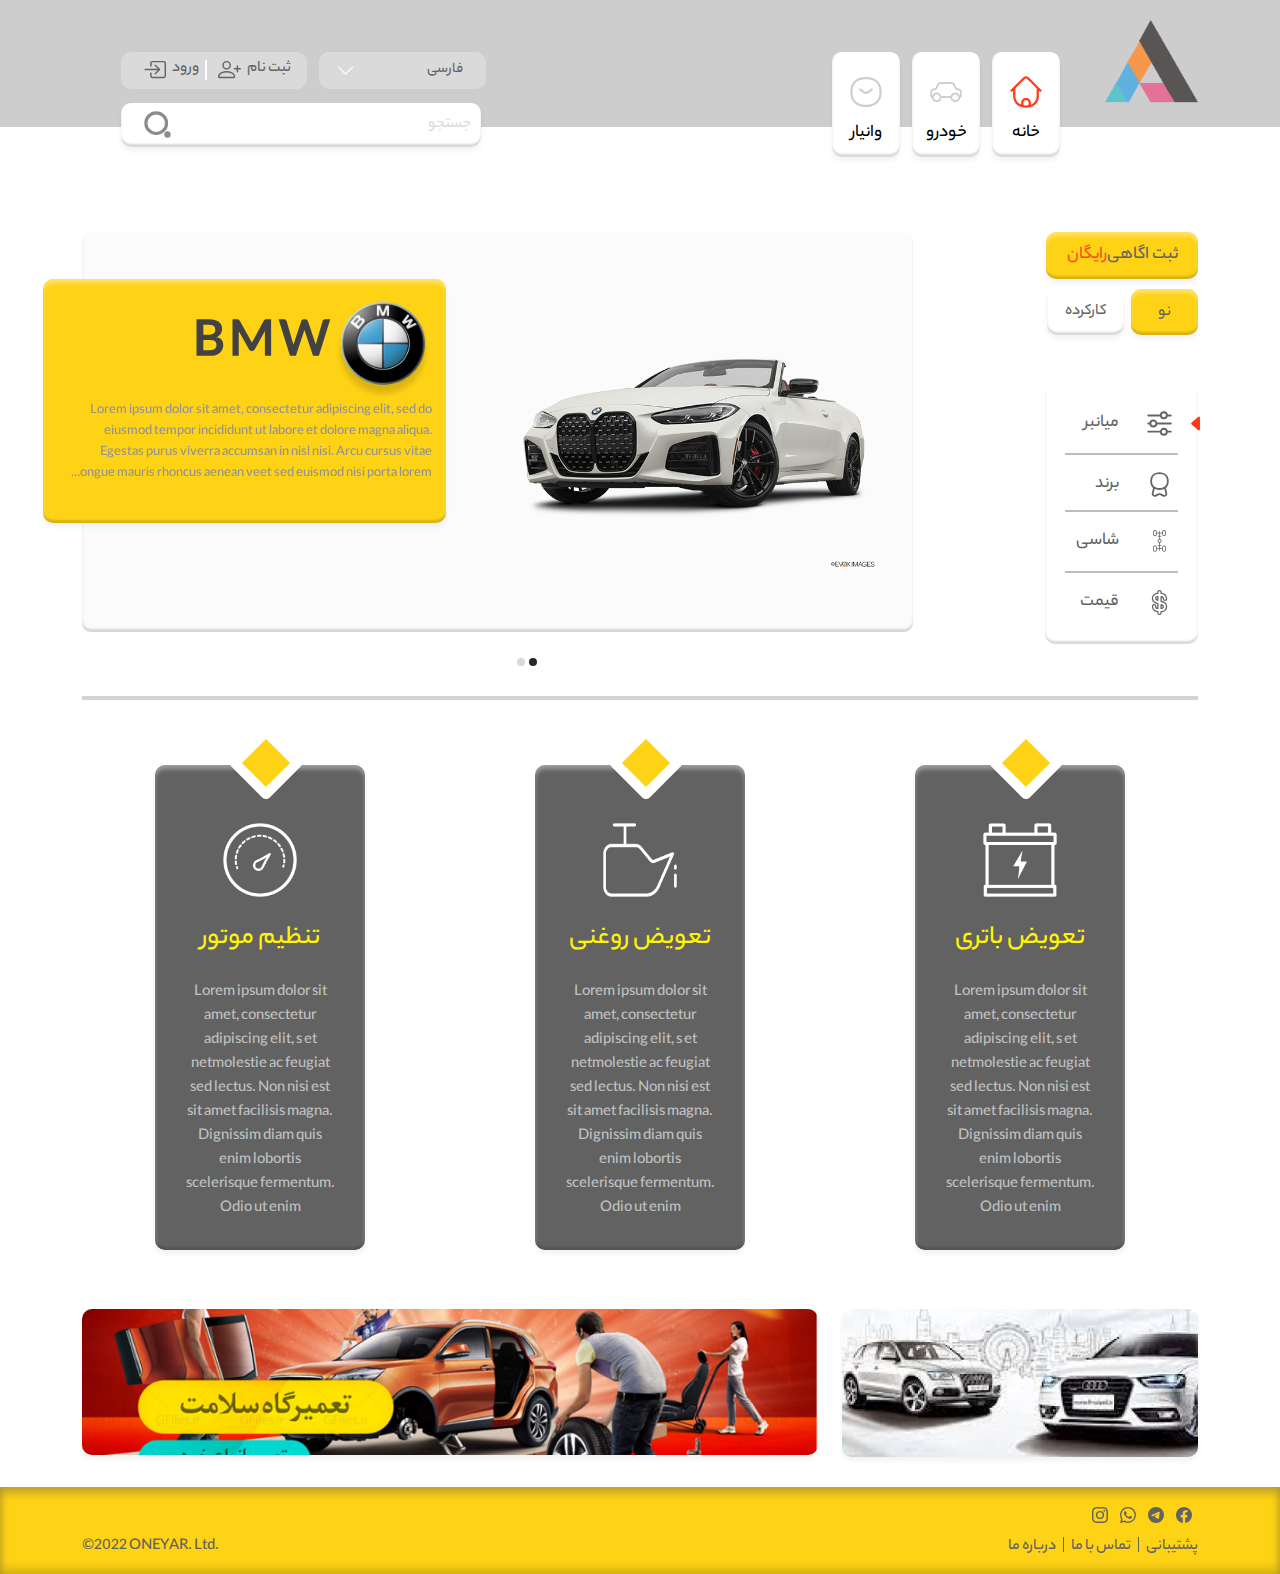
<file: index.html>
<!DOCTYPE html>
<html lang="en" dir="rtl">

<head>
  <meta charset="UTF-8" />
  <meta http-equiv="X-UA-Compatible" content="IE=edge" />
  <meta name="viewport" content="user-scalable=no, width=device-width, initial-scale=1.0" />
  <meta name="apple-mobile-web-app-capable" content="yes" />
  <title>project7</title>
  <link href="css/bootstrap.min.css" rel="stylesheet" />
  <link rel="stylesheet" href="css/slick.css" />
  <link rel="stylesheet" href="css/style.css" />
  <link rel="stylesheet" href="css/res.css" />
</head>

<body id="body">
  <!-- start of header -->
  <section>
    <header class="header">
      <div class="container">
        <div class="row">
          <div class="col-12">
            <div class="nav">
              <div class="logo">
                <img src="img/لوگو.png" alt="" class="img-fluid"/>
              </div>
            </div>
          </div>
        </div>
        <div class="list-icon">
          <button onclick="toggleMenu()" id="btn">
            <svg xmlns="http://www.w3.org/2000/svg" width="38" height="38" fill="currentColor" class="bi bi-list"
              viewBox="0 0 16 16">
              <path fill-rule="evenodd"
                d="M2.5 12a.5.5 0 0 1 .5-.5h10a.5.5 0 0 1 0 1H3a.5.5 0 0 1-.5-.5zm0-4a.5.5 0 0 1 .5-.5h10a.5.5 0 0 1 0 1H3a.5.5 0 0 1-.5-.5zm0-4a.5.5 0 0 1 .5-.5h10a.5.5 0 0 1 0 1H3a.5.5 0 0 1-.5-.5z" />
            </svg>
          </button>
        </div>
        <div class="srch">
          <button id="srch" onclick="srch()">
            <svg xmlns="http://www.w3.org/2000/svg" width="22" height="22" fill="currentColor" class="bi bi-search"
              viewBox="0 0 16 16">
              <path
                d="M11.742 10.344a6.5 6.5 0 1 0-1.397 1.398h-.001c.03.04.062.078.098.115l3.85 3.85a1 1 0 0 0 1.415-1.414l-3.85-3.85a1.007 1.007 0 0 0-.115-.1zM12 6.5a5.5 5.5 0 1 1-11 0 5.5 5.5 0 0 1 11 0z" />
            </svg>
          </button>
        </div>
      </div>
    </header>
  </section>
  <!-- create of menu in mobile size -->
  <section>
    <div class="container">
      <div class="row">
        <div class="col-sm-12">
          <div class="mobile-menu" id="mobile-menu">
            <div class="d-flex flex-row item-mobile-menu">
              <div>
                <img src="img/Vector (4).png" alt="" />
              </div>
              <div class="txt-menu">
                <span> خانه </span>
              </div>
            </div>
            <div class="d-flex flex-row item-mobile-menu">
              <div>
                <img src="img/Vector (4).png" alt="" />
              </div>
              <div class="txt-menu">
                <span> خانه </span>
              </div>
            </div>
            <div class="d-flex flex-row item-mobile-menu">
              <div>
                <img src="img/Vector (5).png" alt="" />
              </div>
              <div class="txt-menu">
                <span> وانیار </span>
              </div>
            </div>
          </div>
        </div>
      </div>
    </div>
  </section>
  <!-- create of menu in mobile size -->

  <!-- create search of menu -->
  <section>
    <div class="container">
      <div class="row">
        <div class="col-12">
          <div class="search-menu-mobile" id="search-menu-mobile">
            <div class="d-flex flex-column">
              <div class="input-search-menu">
                <input type="text" name="" id="" placeholder="جستجو">
              </div>
              <div class="btn-menu-mobile">
                <button>
                  <a href="">
                    ثبت نام
                  </a>
                </button>
              </div>
            </div>
          </div>
        </div>
      </div>
    </div>
  </section>
  <!-- create search of menu -->

  <!-- start of menu -->
  <section>
    <div class="container">
      <div class="row">
        <div class="menu">
          <div class="col-md-6">
            <div class="d-flex flex-row">
              <div class="home d-flex flex-column">
                <div>
                  <button>
                    <svg width="32" height="32" viewBox="0 0 43 43" fill="none" xmlns="http://www.w3.org/2000/svg">
                      <path d="M38.795 16.5579C38.795 15.7295 38.1234 15.0579 37.295 15.0579C36.4666 15.0579 35.795 15.7295 35.795 16.5579H38.795ZM7.20498 16.5579C7.20498 15.7295 6.53341 15.0579 5.70498 15.0579C4.87655 15.0579 4.20498 15.7295 4.20498 16.5579H7.20498ZM26.9454 40.3654L26.6005 38.9056L26.9454 40.3654ZM16.0546 40.3654L16.3994 38.9056L16.0546 40.3654ZM27.6283 6.36416L26.5638 7.42105L27.6283 6.36416ZM39.9356 20.8879C40.5193 21.4758 41.469 21.4791 42.0569 20.8954C42.6448 20.3117 42.6481 19.362 42.0644 18.7741L39.9356 20.8879ZM15.3717 6.36416L16.4362 7.42105L15.3717 6.36416ZM0.935587 18.7741C0.351881 19.362 0.355247 20.3117 0.943106 20.8954C1.53096 21.4791 2.48071 21.4758 3.06441 20.8879L0.935587 18.7741ZM16.5566 35.194L15.0823 34.9173H15.0823L16.5566 35.194ZM16.5985 34.9707L18.0727 35.2475V35.2475L16.5985 34.9707ZM26.4015 34.9707L24.9273 35.2475L24.9273 35.2475L26.4015 34.9707ZM26.4434 35.194L27.9177 34.9173L27.9177 34.9173L26.4434 35.194ZM25.8155 40.0291L24.4611 39.3845H24.4611L25.8155 40.0291ZM24.2081 39.9162C23.8521 40.6642 24.1699 41.5592 24.9179 41.9152C25.666 42.2712 26.561 41.9534 26.917 41.2053L24.2081 39.9162ZM17.1845 40.0291L15.83 40.6737L15.83 40.6737L17.1845 40.0291ZM16.0831 41.2053C16.439 41.9534 17.334 42.2712 18.0821 41.9152C18.8301 41.5592 19.1479 40.6642 18.7919 39.9162L16.0831 41.2053ZM20.1156 31.1255L19.7146 29.6801L20.1156 31.1255ZM22.8844 31.1255L23.2854 29.6801H23.2854L22.8844 31.1255ZM35.795 16.5579V27.2143H38.795V16.5579H35.795ZM7.20498 27.2143V16.5579H4.20498V27.2143H7.20498ZM26.6005 38.9056C23.2456 39.6981 19.7543 39.6981 16.3994 38.9056L15.7097 41.8252C19.5182 42.7249 23.4818 42.7249 27.2902 41.8252L26.6005 38.9056ZM16.3994 38.9056C11.0199 37.6348 7.20498 32.7974 7.20498 27.2143H4.20498C4.20498 34.175 8.96316 40.2314 15.7097 41.8252L16.3994 38.9056ZM27.2902 41.8252C34.0368 40.2314 38.795 34.175 38.795 27.2143H35.795C35.795 32.7974 31.98 37.6348 26.6005 38.9056L27.2902 41.8252ZM26.5638 7.42105L39.9356 20.8879L42.0644 18.7741L28.6927 5.30727L26.5638 7.42105ZM14.3073 5.30727L0.935587 18.7741L3.06441 20.8879L16.4362 7.42105L14.3073 5.30727ZM28.6927 5.30727C27.2782 3.88271 26.1131 2.7048 25.0678 1.90163C23.9884 1.0722 22.8606 0.5 21.5 0.5V3.5C21.9343 3.5 22.4262 3.65516 23.2399 4.28045C24.0879 4.932 25.0895 5.93617 26.5638 7.42105L28.6927 5.30727ZM16.4362 7.42105C17.9105 5.93617 18.9121 4.932 19.7601 4.28045C20.5738 3.65516 21.0657 3.5 21.5 3.5V0.5C20.1394 0.5 19.0116 1.0722 17.9322 1.90163C16.8869 2.7048 15.7218 3.88271 14.3073 5.30727L16.4362 7.42105ZM18.0308 35.4707L18.0727 35.2475L15.1242 34.694L15.0823 34.9173L18.0308 35.4707ZM24.9273 35.2475L24.9692 35.4707L27.9177 34.9173L27.8758 34.694L24.9273 35.2475ZM24.4611 39.3845L24.2081 39.9162L26.917 41.2053L27.17 40.6737L24.4611 39.3845ZM15.83 40.6737L16.0831 41.2053L18.7919 39.9162L18.5389 39.3845L15.83 40.6737ZM24.9692 35.4707C25.2181 36.797 25.0398 38.1683 24.4611 39.3845L27.17 40.6737C28.0219 38.8835 28.2836 36.8669 27.9177 34.9173L24.9692 35.4707ZM15.0823 34.9173C14.7164 36.8669 14.9781 38.8835 15.83 40.6737L18.5389 39.3845C17.9602 38.1683 17.7819 36.797 18.0308 35.4707L15.0823 34.9173ZM20.5167 32.5709C21.1603 32.3923 21.8397 32.3923 22.4833 32.5709L23.2854 29.6801C22.117 29.3559 20.883 29.3559 19.7146 29.6801L20.5167 32.5709ZM27.8758 34.694C27.4233 32.2836 25.6462 30.3352 23.2854 29.6801L22.4833 32.5709C23.7324 32.9175 24.6842 33.9526 24.9273 35.2475L27.8758 34.694ZM18.0727 35.2475C18.3158 33.9526 19.2676 32.9175 20.5167 32.5709L19.7146 29.6801C17.3538 30.3352 15.5767 32.2836 15.1242 34.694L18.0727 35.2475Z" fill="#FF3919"/>
                      </svg>
                      
                  </button>
                </div>
                <div class="txt-home">
                  <span> خانه </span>
                </div>
              </div>
              <div class="home d-flex flex-column">
                <div>
                  <button>
                    <svg width="32" height="32" viewBox="0 0 54 34" fill="none" xmlns="http://www.w3.org/2000/svg">
                      <mask id="path-1-outside-1_280_1181" maskUnits="userSpaceOnUse" x="0" y="0" width="35" height="34" fill="black">
                      <rect fill="white" width="35" height="34"/>
                      <path d="M6.13333 25.8214C6.13333 28.6815 8.44653 31 11.3 31C14.1535 31 16.4667 28.6815 16.4667 25.8214C16.4667 22.9614 14.1535 20.6429 11.3 20.6429C8.44653 20.6429 6.13333 22.9614 6.13333 25.8214Z"/>
                      </mask>
                      <path d="M13.3667 5.10714L14.7089 5.77673L14.7089 5.77673L13.3667 5.10714ZM10.2667 11.3214L11.6089 11.991C11.5918 12.0253 11.5734 12.059 11.5537 12.0919L10.2667 11.3214ZM4.06667 25.8214L4.06666 24.3214H4.06667V25.8214ZM5.24091 24.3214C6.06934 24.3214 6.74091 24.993 6.74091 25.8214C6.74091 26.6499 6.06934 27.3214 5.24091 27.3214V24.3214ZM18.5333 27.3214C17.7049 27.3214 17.0333 26.6499 17.0333 25.8214C17.0333 24.993 17.7049 24.3214 18.5333 24.3214V27.3214ZM33 24.3214C33.8284 24.3214 34.5 24.993 34.5 25.8214C34.5 26.6499 33.8284 27.3214 33 27.3214V24.3214ZM16.4667 3.5C16.2909 3.5 16.1063 3.54989 15.8063 3.90314C15.4609 4.30988 15.1383 4.91602 14.7089 5.77673L12.0244 4.43756C12.4217 3.64112 12.8976 2.69369 13.5197 1.96115C14.1873 1.17511 15.1394 0.5 16.4667 0.5V3.5ZM14.7089 5.77673L11.6089 11.991L8.92441 10.6518L12.0244 4.43756L14.7089 5.77673ZM10.2667 11.3214C11.5537 12.0919 11.553 12.093 11.5524 12.0941C11.5521 12.0945 11.5514 12.0956 11.551 12.0963C11.5501 12.0979 11.5492 12.0994 11.5482 12.1009C11.5463 12.104 11.5444 12.1072 11.5424 12.1104C11.5384 12.1168 11.5342 12.1235 11.5298 12.1305C11.5209 12.1444 11.5111 12.1593 11.5004 12.1752C11.4789 12.2069 11.4535 12.2423 11.4239 12.2808C11.3646 12.3579 11.2885 12.4469 11.1929 12.5427C11.0006 12.7355 10.7345 12.9504 10.3764 13.1498C9.65392 13.5521 8.61966 13.8571 7.16667 13.8571V10.8571C8.19367 10.8571 8.70941 10.6443 8.91692 10.5288C9.02385 10.4692 9.06773 10.4253 9.06916 10.4238C9.07042 10.4226 9.06219 10.4307 9.04649 10.4511C9.03866 10.4612 9.02902 10.4744 9.0178 10.4909C9.01219 10.4992 9.00619 10.5083 8.99982 10.5183C8.99663 10.5233 8.99336 10.5285 8.98999 10.534C8.98831 10.5367 8.98661 10.5395 8.98488 10.5423C8.98402 10.5437 8.98315 10.5452 8.98228 10.5466C8.98184 10.5473 8.98118 10.5484 8.98096 10.5488C8.9803 10.5499 8.97964 10.551 10.2667 11.3214ZM7.16667 13.8571C6.48796 13.8571 5.47474 14.0303 4.68748 14.4848C3.97506 14.8961 3.5 15.4851 3.5 16.5H0.5C0.5 14.2006 1.74716 12.7182 3.18752 11.8867C4.55303 11.0983 6.12315 10.8571 7.16667 10.8571V13.8571ZM3.5 16.5V23.75H0.5V16.5H3.5ZM3.5 23.75C3.5 23.7269 3.4952 23.7565 3.53378 23.836C3.57146 23.9137 3.63576 24.0072 3.72533 24.097C3.81491 24.1868 3.90798 24.251 3.98478 24.2884C4.06347 24.3268 4.09161 24.3214 4.06666 24.3214L4.06667 27.3214C3.05423 27.3214 2.17764 26.7933 1.60157 26.2159C1.02516 25.6382 0.5 24.7611 0.5 23.75H3.5ZM4.06667 24.3214H5.24091V27.3214H4.06667V24.3214ZM18.5333 24.3214H33V27.3214H18.5333V24.3214ZM16.4667 0.5H33V3.5H16.4667V0.5ZM9.13333 25.8214C9.13333 27.0311 10.1099 28 11.3 28V34C6.78317 34 3.13333 30.3318 3.13333 25.8214H9.13333ZM11.3 28C12.4901 28 13.4667 27.0311 13.4667 25.8214H19.4667C19.4667 30.3318 15.8168 34 11.3 34V28ZM13.4667 25.8214C13.4667 24.6117 12.4901 23.6429 11.3 23.6429V17.6429C15.8168 17.6429 19.4667 21.311 19.4667 25.8214H13.4667ZM11.3 23.6429C10.1099 23.6429 9.13333 24.6117 9.13333 25.8214H3.13333C3.13333 21.311 6.78317 17.6429 11.3 17.6429V23.6429Z" fill="#CDCDCD" mask="url(#path-1-outside-1_280_1181)"/>
                      <mask id="path-3-outside-2_280_1181" maskUnits="userSpaceOnUse" x="19" y="0" width="35" height="34" fill="black">
                      <rect fill="white" x="19" width="35" height="34"/>
                      <path d="M47.8667 25.8214C47.8667 28.6815 45.5535 31 42.7 31C39.8465 31 37.5333 28.6815 37.5333 25.8214C37.5333 22.9614 39.8465 20.6429 42.7 20.6429C45.5535 20.6429 47.8667 22.9614 47.8667 25.8214Z"/>
                      </mask>
                      <path d="M40.6333 5.10714L39.2911 5.77673L39.2911 5.77673L40.6333 5.10714ZM43.7333 11.3214L42.3911 11.991C42.4082 12.0253 42.4266 12.059 42.4463 12.0919L43.7333 11.3214ZM49.9333 25.8214L49.9333 24.3214H49.9333V25.8214ZM48.7591 24.3214C47.9307 24.3214 47.2591 24.993 47.2591 25.8214C47.2591 26.6499 47.9307 27.3214 48.7591 27.3214V24.3214ZM35.4667 27.3214C36.2951 27.3214 36.9667 26.6499 36.9667 25.8214C36.9667 24.993 36.2951 24.3214 35.4667 24.3214V27.3214ZM21 24.3214C20.1716 24.3214 19.5 24.993 19.5 25.8214C19.5 26.6499 20.1716 27.3214 21 27.3214V24.3214ZM37.5333 3.5C37.7091 3.5 37.8937 3.54989 38.1937 3.90314C38.5391 4.30988 38.8617 4.91602 39.2911 5.77673L41.9756 4.43756C41.5783 3.64112 41.1024 2.69369 40.4803 1.96115C39.8127 1.17511 38.8606 0.5 37.5333 0.5V3.5ZM39.2911 5.77673L42.3911 11.991L45.0756 10.6518L41.9756 4.43756L39.2911 5.77673ZM43.7333 11.3214C42.4463 12.0919 42.447 12.093 42.4476 12.0941C42.4479 12.0945 42.4486 12.0956 42.449 12.0963C42.4499 12.0979 42.4508 12.0994 42.4518 12.1009C42.4537 12.104 42.4556 12.1072 42.4576 12.1104C42.4616 12.1168 42.4658 12.1235 42.4702 12.1305C42.4791 12.1444 42.4889 12.1593 42.4996 12.1752C42.5211 12.2069 42.5465 12.2423 42.5761 12.2808C42.6354 12.3579 42.7115 12.4469 42.8071 12.5427C42.9994 12.7355 43.2655 12.9504 43.6236 13.1498C44.3461 13.5521 45.3803 13.8571 46.8333 13.8571V10.8571C45.8063 10.8571 45.2906 10.6443 45.0831 10.5288C44.9762 10.4692 44.9323 10.4253 44.9308 10.4238C44.9296 10.4226 44.9378 10.4307 44.9535 10.4511C44.9613 10.4612 44.971 10.4744 44.9822 10.4909C44.9878 10.4992 44.9938 10.5083 45.0002 10.5183C45.0034 10.5233 45.0066 10.5285 45.01 10.534C45.0117 10.5367 45.0134 10.5395 45.0151 10.5423C45.016 10.5437 45.0168 10.5452 45.0177 10.5466C45.0182 10.5473 45.0188 10.5484 45.019 10.5488C45.0197 10.5499 45.0204 10.551 43.7333 11.3214ZM46.8333 13.8571C47.512 13.8571 48.5253 14.0303 49.3125 14.4848C50.0249 14.8961 50.5 15.4851 50.5 16.5H53.5C53.5 14.2006 52.2528 12.7182 50.8125 11.8867C49.447 11.0983 47.8769 10.8571 46.8333 10.8571V13.8571ZM50.5 16.5V23.75H53.5V16.5H50.5ZM50.5 23.75C50.5 23.7269 50.5048 23.7565 50.4662 23.836C50.4285 23.9137 50.3642 24.0072 50.2747 24.097C50.1851 24.1868 50.092 24.251 50.0152 24.2884C49.9365 24.3268 49.9084 24.3214 49.9333 24.3214L49.9333 27.3214C50.9458 27.3214 51.8224 26.7933 52.3984 26.2159C52.9748 25.6382 53.5 24.7611 53.5 23.75H50.5ZM49.9333 24.3214H48.7591V27.3214H49.9333V24.3214ZM35.4667 24.3214H21V27.3214H35.4667V24.3214ZM37.5333 0.5H21V3.5H37.5333V0.5ZM44.8667 25.8214C44.8667 27.0311 43.8901 28 42.7 28V34C47.2168 34 50.8667 30.3318 50.8667 25.8214H44.8667ZM42.7 28C41.5099 28 40.5333 27.0311 40.5333 25.8214H34.5333C34.5333 30.3318 38.1832 34 42.7 34V28ZM40.5333 25.8214C40.5333 24.6117 41.5099 23.6429 42.7 23.6429V17.6429C38.1832 17.6429 34.5333 21.311 34.5333 25.8214H40.5333ZM42.7 23.6429C43.8901 23.6429 44.8667 24.6117 44.8667 25.8214H50.8667C50.8667 21.311 47.2168 17.6429 42.7 17.6429V23.6429Z" fill="#CDCDCD" mask="url(#path-3-outside-2_280_1181)"/>
                      </svg>
                      
                  </button>
                </div>
                <div class="txt-home">
                  <span> خودرو </span>
                </div>
              </div>
              <div class="home d-flex flex-column">
                <div>
                 <button>
                  <svg width="32" height="32" viewBox="0 0 45 43" fill="none" xmlns="http://www.w3.org/2000/svg">
                    <path d="M2.83164 28.3277L4.28777 27.9676L2.83164 28.3277ZM2.83164 14.6723L4.28777 15.0324L2.83164 14.6723ZM42.1684 14.6723L43.6245 14.3122L42.1684 14.6723ZM42.1684 28.3277L40.7122 27.9676L42.1684 28.3277ZM29.2231 40.2611L28.8973 38.7969L29.2231 40.2611ZM15.7769 40.2611L16.1027 38.7969L15.7769 40.2611ZM15.7769 2.73894L16.1027 4.20314L15.7769 2.73894ZM29.2231 2.73894L29.5489 1.27474V1.27474L29.2231 2.73894ZM14.7975 40.0432L14.4718 41.5074L14.7975 40.0432ZM30.2025 40.0432L30.5282 41.5074L30.2025 40.0432ZM30.2025 2.95684L29.8767 4.42104L30.2025 2.95684ZM14.7975 2.95684L14.4718 1.49264L14.7975 2.95684ZM15.0689 16.7064C14.3957 16.2236 13.4586 16.3778 12.9757 17.0509C12.4928 17.7241 12.6471 18.6612 13.3202 19.1441L15.0689 16.7064ZM19.7415 21.9043L20.6158 20.6855L19.7415 21.9043ZM25.2585 21.9043L26.1329 23.1232V23.1232L25.2585 21.9043ZM31.6798 19.1441C32.3529 18.6612 32.5072 17.7241 32.0243 17.0509C31.5414 16.3778 30.6043 16.2236 29.9311 16.7064L31.6798 19.1441ZM15.1233 4.42104L16.1027 4.20314L15.4512 1.27474L14.4718 1.49264L15.1233 4.42104ZM28.8973 4.20314L29.8767 4.42104L30.5282 1.49264L29.5489 1.27474L28.8973 4.20314ZM29.8767 38.579L28.8973 38.7969L29.5488 41.7253L30.5282 41.5074L29.8767 38.579ZM16.1027 38.7969L15.1233 38.579L14.4718 41.5074L15.4512 41.7253L16.1027 38.7969ZM4.28777 27.9676C3.23741 23.7204 3.23741 19.2796 4.28777 15.0324L1.37551 14.3122C0.208165 19.0324 0.208164 23.9676 1.37551 28.6878L4.28777 27.9676ZM40.7122 15.0324C41.7626 19.2796 41.7626 23.7204 40.7122 27.9676L43.6245 28.6878C44.7918 23.9676 44.7918 19.0324 43.6245 14.3122L40.7122 15.0324ZM28.8973 38.7969C24.6835 39.7344 20.3165 39.7344 16.1027 38.7969L15.4512 41.7253C20.0941 42.7582 24.9059 42.7582 29.5488 41.7253L28.8973 38.7969ZM16.1027 4.20314C20.3165 3.26562 24.6835 3.26562 28.8973 4.20314L29.5489 1.27474C24.9059 0.241754 20.0941 0.241753 15.4512 1.27474L16.1027 4.20314ZM15.1233 38.579C9.80253 37.3952 5.60326 33.2869 4.28777 27.9676L1.37551 28.6878C2.96305 35.1072 8.03395 40.075 14.4718 41.5074L15.1233 38.579ZM30.5282 41.5074C36.966 40.075 42.037 35.1072 43.6245 28.6878L40.7122 27.9676C39.3967 33.2869 35.1975 37.3952 29.8767 38.579L30.5282 41.5074ZM29.8767 4.42104C35.1975 5.60483 39.3967 9.71312 40.7122 15.0324L43.6245 14.3122C42.037 7.89284 36.9661 2.92496 30.5282 1.49264L29.8767 4.42104ZM14.4718 1.49264C8.03396 2.92496 2.96305 7.89283 1.37551 14.3122L4.28777 15.0324C5.60326 9.71311 9.80253 5.60483 15.1233 4.42104L14.4718 1.49264ZM13.3202 19.1441L18.8671 23.1232L20.6158 20.6855L15.0689 16.7064L13.3202 19.1441ZM26.1329 23.1232L31.6798 19.1441L29.9311 16.7064L24.3842 20.6855L26.1329 23.1232ZM18.8671 23.1232C21.0399 24.6818 23.9601 24.6818 26.1329 23.1232L24.3842 20.6855C23.2567 21.4943 21.7433 21.4943 20.6158 20.6855L18.8671 23.1232Z" fill="#CDCDCD"/>
                    </svg>
                 </button>                    
                </div>
                <div class="txt-home">
                  <span> وانیار </span>
                </div>
              </div>
            </div>
          </div>
          <div class="col-md-6">
            <div class="d-flex flex-column search-login">
              <div class="d-flex flex-row">
                <div class="position-relative">
                  <div class="dropdown">
                    <button class="dropbtn" onclick="chooseLanguage()">فارسی</button>
                    <div id="myDropdown" class="dropdown-content">
                      <a href="">
                        انگلیسی
                      </a>
                      <a href="">
                        فرانسه
                      </a>
                      <a href="" class="kurdish-language">
                        کوردی
                      </a>
                    </div>
                  </div>
                  <button class="chevron-down">
                    <svg xmlns="http://www.w3.org/2000/svg" width="19" height="19" fill="currentColor"
                      class="bi bi-chevron-down" viewBox="0 0 16 16">
                      <path fill-rule="evenodd"
                        d="M1.646 4.646a.5.5 0 0 1 .708 0L8 10.293l5.646-5.647a.5.5 0 0 1 .708.708l-6 6a.5.5 0 0 1-.708 0l-6-6a.5.5 0 0 1 0-.708z" />
                    </svg>
                  </button>
                </div>
                <div class="login d-flex flex-row">
                  <div class="d-flex flex-row person">
                    <span> ثبت نام </span>
                    <button class="person-icon">
                      <svg xmlns="http://www.w3.org/2000/svg" width="23px" height="23px" fill="currentColor"
                        class="bi bi-person-plus" viewBox="0 0 16 16">
                        <path
                          d="M6 8a3 3 0 1 0 0-6 3 3 0 0 0 0 6zm2-3a2 2 0 1 1-4 0 2 2 0 0 1 4 0zm4 8c0 1-1 1-1 1H1s-1 0-1-1 1-4 6-4 6 3 6 4zm-1-.004c-.001-.246-.154-.986-.832-1.664C9.516 10.68 8.289 10 6 10c-2.29 0-3.516.68-4.168 1.332-.678.678-.83 1.418-.832 1.664h10z" />
                        <path fill-rule="evenodd"
                          d="M13.5 5a.5.5 0 0 1 .5.5V7h1.5a.5.5 0 0 1 0 1H14v1.5a.5.5 0 0 1-1 0V8h-1.5a.5.5 0 0 1 0-1H13V5.5a.5.5 0 0 1 .5-.5z" />
                      </svg>
                    </button>
                  </div>
                  <div class="d-flex flex-row entrance">
                    <span> ورود </span>
                    <button class="inline-txt">
                      <svg xmlns="http://www.w3.org/2000/svg" width="23px" height="23px" fill="currentColor"
                        class="bi bi-box-arrow-in-right" viewBox="0 0 16 16">
                        <path fill-rule="evenodd"
                          d="M6 3.5a.5.5 0 0 1 .5-.5h8a.5.5 0 0 1 .5.5v9a.5.5 0 0 1-.5.5h-8a.5.5 0 0 1-.5-.5v-2a.5.5 0 0 0-1 0v2A1.5 1.5 0 0 0 6.5 14h8a1.5 1.5 0 0 0 1.5-1.5v-9A1.5 1.5 0 0 0 14.5 2h-8A1.5 1.5 0 0 0 5 3.5v2a.5.5 0 0 0 1 0v-2z" />
                        <path fill-rule="evenodd"
                          d="M11.854 8.354a.5.5 0 0 0 0-.708l-3-3a.5.5 0 1 0-.708.708L10.293 7.5H1.5a.5.5 0 0 0 0 1h8.793l-2.147 2.146a.5.5 0 0 0 .708.708l3-3z" />
                      </svg>
                    </button>
                  </div>
                </div>
              </div>
              <div class="search">
                <input type="text" placeholder="جستجو" />
                <button class="box-search">
                  <svg width="27" height="27" viewBox="0 0 42 42" fill="none" xmlns="http://www.w3.org/2000/svg">
                    <path d="M3 19C3 10.1634 10.1634 3 19 3C27.8366 3 35 10.1634 35 19C35 27.8366 27.8366 35 19 35C10.1634 35 3 27.8366 3 19Z" stroke="#8B8B8B" stroke-width="5"/>
                    <path d="M34 36.5C34 35.1193 35.1193 34 36.5 34C37.8807 34 39 35.1193 39 36.5C39 37.8807 37.8807 39 36.5 39C35.1193 39 34 37.8807 34 36.5Z" stroke="#8B8B8B" stroke-width="5"/>
                    </svg>
                </button>
              </div>
            </div>
          </div>
        </div>
      </div>
    </div>
  </section>
  <!-- end of menu -->
  <!-- end of header -->

  <!-- start of main -->
  <main>
    <section class="hide-space">
      <div class="container">
        <div class="main">
          <div class="row">
            <div class="col-md-3 col-sm-12">
              <div class="d-flex flex-column side">
                <div class="side-txt-free d-flex flex-row">
                  <span> ثبت اگاهی </span>
                  <h6>رایگان</h6>
                </div>

                <div class="d-flex flex-row box-white">
                  <div class="box-bg text-center">
                    <h6>نو</h6>
                  </div>
                  <div class="box text-center">
                    <span> کارکرده </span>
                  </div>
                </div>

                <div class="side-right">
                  <div class="arrow-left">
                    <button>
                      <svg xmlns="http://www.w3.org/2000/svg" width="19" height="19" fill="currentColor"
                        class="bi bi-caret-left-fill" viewBox="0 0 16 16">
                        <path
                          d="m3.86 8.753 5.482 4.796c.646.566 1.658.106 1.658-.753V3.204a1 1 0 0 0-1.659-.753l-5.48 4.796a1 1 0 0 0 0 1.506z" />
                      </svg>
                    </button>
                  </div>
                  <div class="d-flex flex-row component component1">
                    <div class="icon-component">
                      <button>
                        <svg width="40" height="40" viewBox="0 0 40 40" fill="none" xmlns="http://www.w3.org/2000/svg">
                          <path d="M31.76 33.2C31.76 35.851 29.611 38 26.96 38C24.309 38 22.16 35.851 22.16 33.2C22.16 30.549 24.309 28.4 26.96 28.4C29.611 28.4 31.76 30.549 31.76 33.2Z" fill="white" fill-opacity="0.15"/>
                          <path d="M14.96 20C14.96 22.651 12.811 24.8 10.16 24.8C7.50903 24.8 5.36 22.651 5.36 20C5.36 17.349 7.50903 15.2 10.16 15.2C12.811 15.2 14.96 17.349 14.96 20Z" fill="white" fill-opacity="0.15"/>
                          <path d="M31.76 6.8C31.76 9.45097 29.611 11.6 26.96 11.6C24.309 11.6 22.16 9.45097 22.16 6.8C22.16 4.14903 24.309 2 26.96 2C29.611 2 31.76 4.14903 31.76 6.8Z" fill="white" fill-opacity="0.15"/>
                          <path d="M32.96 33.0737H38M5.36 20L2 20.0881M5.36 20C5.36 22.651 7.50903 24.8 10.16 24.8C12.811 24.8 14.96 22.651 14.96 20C14.96 17.349 12.811 15.2 10.16 15.2C7.50903 15.2 5.36 17.349 5.36 20ZM16.338 20.0882H38M21.6019 7.10247L2 7.10247M38 7.10247H32.96M2 33.0737H21.6019M31.76 33.2C31.76 35.851 29.611 38 26.96 38C24.309 38 22.16 35.851 22.16 33.2C22.16 30.549 24.309 28.4 26.96 28.4C29.611 28.4 31.76 30.549 31.76 33.2ZM31.76 6.8C31.76 9.45097 29.611 11.6 26.96 11.6C24.309 11.6 22.16 9.45097 22.16 6.8C22.16 4.14903 24.309 2 26.96 2C29.611 2 31.76 4.14903 31.76 6.8Z" stroke="#646464" stroke-width="3" stroke-linecap="round"/>
                          </svg>
                          
                      </button>
                    </div>
                    <div class="txt-component">
                      <span> میانبر </span>
                    </div>
                  </div>
                  <div class="d-flex flex-row component component2">
                    <div class="icon-component">
                      <button>
                        <svg width="32" height="42" viewBox="0 0 32 42" fill="none" xmlns="http://www.w3.org/2000/svg">
                          <path d="M20.7438 28.0593C22.3101 27.7105 23.752 27.0672 25.0021 26.1934L27.4723 35.7079C28.2139 38.5646 25.0963 40.9386 22.3196 39.6316L18.1567 37.672C16.7978 37.0323 15.2022 37.0323 13.8433 37.672L9.68039 39.6316C6.90372 40.9386 3.78606 38.5646 4.52773 35.7079L6.99791 26.1934C8.24798 27.0672 9.68987 27.7105 11.2562 28.0593M20.7438 28.0593C17.6236 28.7541 14.3764 28.7541 11.2562 28.0593M20.7438 28.0593C25.0642 27.0972 28.4376 23.8948 29.4511 19.7934C30.183 16.8315 30.183 13.7489 29.4511 10.7869C28.4376 6.68555 25.0642 3.48314 20.7438 2.52109C17.6236 1.8263 14.3764 1.8263 11.2562 2.52109C6.93579 3.48314 3.56236 6.68554 2.54892 10.7869C1.81703 13.7489 1.81703 16.8315 2.54892 19.7935C3.56236 23.8948 6.93579 27.0972 11.2562 28.0593" stroke="#646464" stroke-width="3"/>
                          </svg>
                          
                      </button>
                    </div>
                    <div class="txt-component">
                      <span> برند </span>
                    </div>
                  </div>
                  <div class="d-flex flex-row component">
                    <div class="icon-component">
                     <button>
                      <svg width="59" height="59" viewBox="0 0 59 59" fill="none" xmlns="http://www.w3.org/2000/svg" xmlns:xlink="http://www.w3.org/1999/xlink">
                        <rect width="59" height="59" fill="url(#pattern0)"/>
                        <defs>
                        <pattern id="pattern0" patternContentUnits="objectBoundingBox" width="1" height="1">
                        <use xlink:href="#image0_280_768" transform="scale(0.000625)"/>
                        </pattern>
                        <image id="image0_280_768" width="1600" height="1600" xlink:href="[data-uri]"/>
                        </defs>
                        </svg>
                     </button>
                        
                    </div>
                    <div class="txt-component">
                      <span> شاسی </span>
                    </div>
                  </div>
                  <div class="d-flex flex-row component">
                    <div class="icon-component">
                      <button>
                        <svg width="24" height="39" viewBox="0 0 24 39" fill="none" xmlns="http://www.w3.org/2000/svg">
                          <path fill-rule="evenodd" clip-rule="evenodd" d="M12.0009 1C13.4029 1 14.5394 2.08036 14.5394 3.41304V5.38721H14.8205C19.5413 5.38721 23 9.28855 23 13.6501C23 14.9827 21.8635 16.0631 20.4615 16.0631C19.0596 16.0631 17.9231 14.9827 17.9231 13.6501C17.9231 11.5501 16.3306 10.2133 14.8205 10.2133H14.5394V17.81L17.9667 18.9947C21.0812 20.0713 23 22.9993 23 26.1001C23 30.0472 19.8653 33.6125 15.5442 33.6125H14.5394V35.587C14.5394 36.9196 13.4029 38 12.0009 38C10.5989 38 9.46244 36.9196 9.46244 35.587V33.6125H9.17949C4.45868 33.6125 1 29.7112 1 25.3497C1 24.017 2.13651 22.9366 3.53846 22.9366C4.94042 22.9366 6.07692 24.017 6.07692 25.3497C6.07692 27.4497 7.66939 28.7864 9.17949 28.7864H9.46244V21.1903L6.03329 20.005C2.91877 18.9284 1 16.0005 1 12.8996C1 8.95255 4.13467 5.38721 8.45579 5.38721H9.46244V3.41304C9.46244 2.08036 10.5989 1 12.0009 1ZM9.46244 10.2133H8.45579C7.34538 10.2133 6.07692 11.2141 6.07692 12.8996C6.07692 14.1885 6.86692 15.1579 7.7683 15.4695L9.46244 16.0551V10.2133ZM14.5394 22.9453V28.7864H15.5442C16.6546 28.7864 17.9231 27.7857 17.9231 26.1001C17.9231 24.8112 17.1331 23.8418 16.2317 23.5303L14.5394 22.9453Z" stroke="#646464" stroke-width="2" stroke-linecap="round" stroke-linejoin="round"/>
                          </svg>
                          
                      </button>
                    </div>
                    <div class="txt-component">
                      <span> قیمت </span>
                    </div>
                  </div>
                </div>
              </div>

            </div>
            <div class="col-md-9 col-sm-12 slider">
              <div class="shadow-slider-box">
                <div class="slider-single feed">
                  <div class="item-slider">
                    <div class="car">
                      <img src="img/279a03a065bb3dd8ef4a75dfe3d9ae3ac440a1b1 1 (1).png" alt="" />
                    </div>
                  </div>
                  <div class="item-slider">
                    <div class="car">
                      <img src="img/279a03a065bb3dd8ef4a75dfe3d9ae3ac440a1b1 1 (1).png" alt="" />
                    </div>
                  </div>
                </div>
              </div>
              <div class="logo-bmw slider-nav">
                <div class="slider-nav-item">
                  <div class="lorem-bmw slider-box-text">
                    <div class="slider-box-text-head">
                      <div class="pic-bmw">
                        <img src="img/BMW (1).png" alt="" />
                      </div>
                      <div class="bmw-txt">
                        <h1>BMW</h1>
                      </div>
                    </div>

                    <p>
                      Lorem ipsum dolor sit amet, consectetur adipiscing elit,
                      sed do eiusmod tempor incididunt ut labore et dolore
                      magna aliqua. Egestas purus viverra accumsan in nisl
                      nisi. Arcu cursus vitae congue mauris rhoncus aenean
                      veet sed euismod nisi porta lorem mollis. Morbi
                      tristique senectus et netmolestie ac feugiat sed lectus.
                      Non nisi est sit amet facilisis magna. Dignissim diam
                      quis enim lobortis scelerisque fermentum. Odio ut enim
                    </p>
                  </div>
                </div>
                <div class="slider-nav-item">
                  <div class="lorem-bmw slider-box-text">
                    <div class="slider-box-text-head">
                      <div class="pic-bmw">
                        <img src="img/BMW (1).png" alt="" />
                      </div>
                      <div class="bmw-txt">
                        <h1>BMW</h1>
                      </div>
                    </div>

                    <p>
                      Lorem ipsum dolor sit amet, consectetur adipiscing elit,
                      sed do eiusmod tempor incididunt ut labore et dolore
                      magna aliqua. Egestas purus viverra accumsan in nisl
                      nisi. Arcu cursus vitae congue mauris rhoncus aenean
                      veet sed euismod nisi porta lorem mollis. Morbi
                      tristique senectus et netmolestie ac feugiat sed lectus.
                      Non nisi est sit amet facilisis magna. Dignissim diam
                      quis enim lobortis scelerisque fermentum. Odio ut enim
                    </p>
                  </div>
                </div>
              </div>
            </div>
          </div>
        </div>
      </div>
      </div>
    </section>
  </main>
  <!-- start of line -->
  <section>
    <div class="container">
      <div class="row">
        <div class="col-sm-12">
          <div class="border-gray">
          </div>
        </div>
      </div>
    </div>
  </section>
  <!-- end of line -->
  <!-- start of boxes -->
  <section>
    <div class="container">
      <div class="row">
        <div class="col-lg-4 col-md-6 col-sm-12">
          <div class="d-flex flex-column boxes">
            <div class="bg-grey text-center">
              <div class="lozenge"></div>
              <div class="funny-icon">
                <img src="img/باتری.png" alt="" class="img-fluid" />
              </div>
              <div class="txt-yellow">
                <span> تعویض باتری </span>
              </div>
              <div class="lorem">
                <span>
                  Lorem ipsum dolor sit amet, consectetur adipiscing elit, s
                  et netmolestie ac feugiat sed lectus. Non nisi est sit amet
                  facilisis magna. Dignissim diam quis enim lobortis
                  scelerisque fermentum. Odio ut enim
                </span>
              </div>
            </div>
          </div>
        </div>
        <div class="col-lg-4 col-md-6 col-sm-12">
          <div class="d-flex flex-column boxes">
            <div class="bg-grey text-center">
              <div class="lozenge"></div>
              <div class="funny-icon">
                <img src="img/روغن.png" alt="" class="img-fluid" />
              </div>
              <div class="txt-yellow">
                <span> تعویض روغنی </span>
              </div>
              <div class="lorem">
                <span>
                  Lorem ipsum dolor sit amet, consectetur adipiscing elit, s
                  et netmolestie ac feugiat sed lectus. Non nisi est sit amet
                  facilisis magna. Dignissim diam quis enim lobortis
                  scelerisque fermentum. Odio ut enim
                </span>
              </div>
            </div>
          </div>
        </div>
        <div class="col-lg-4 col-md-6 col-sm-12">
          <div class="d-flex flex-column boxes">
            <div class="bg-grey text-center">
              <div class="lozenge"></div>
              <div class="border-polygon">
                <img src="img/Polygon 3 (2).png" alt="" class="img-fluid" />
              </div>
              <div class="funny-icon">
                <img src="img/Group 127.png" alt="" class="img-fluid" />
              </div>
              <div class="txt-yellow">
                <span> تنظیم موتور </span>
              </div>
              <div class="lorem">
                <span>
                  Lorem ipsum dolor sit amet, consectetur adipiscing elit, s
                  et netmolestie ac feugiat sed lectus. Non nisi est sit amet
                  facilisis magna. Dignissim diam quis enim lobortis
                  scelerisque fermentum. Odio ut enim
                </span>
              </div>
            </div>
          </div>
        </div>
      </div>
    </div>
  </section>
  <!-- end of boxes -->
  <!-- end of main -->
  <!-- start of footer -->
  <footer>
    <section>
      <div class="container">
        <div class="row">
          <div class="col-lg-4 col-12">
            <div class="footer-img1">
              <img src="img/image 15 (2).png" alt="" class="img-fluid" />
            </div>
          </div>
          <div class="col-lg-8 col-12">
            <div class="footer-img2">
              <img src="img/image 15 (1).png" alt="" class="img-fluid" />
            </div>
          </div>
        </div>
      </div>
    </section>
    <section class="footer">
      <div class="container ">
        <div class="row">
          <div class="col-12">
            <div class="d-flex flex-row social-media">
              <button>
                <svg xmlns="http://www.w3.org/2000/svg" width="16" height="16" fill="currentColor"
                  class="bi bi-facebook" viewBox="0 0 16 16">
                  <path
                    d="M16 8.049c0-4.446-3.582-8.05-8-8.05C3.58 0-.002 3.603-.002 8.05c0 4.017 2.926 7.347 6.75 7.951v-5.625h-2.03V8.05H6.75V6.275c0-2.017 1.195-3.131 3.022-3.131.876 0 1.791.157 1.791.157v1.98h-1.009c-.993 0-1.303.621-1.303 1.258v1.51h2.218l-.354 2.326H9.25V16c3.824-.604 6.75-3.934 6.75-7.951z" />
                </svg>
              </button>
              <button>
                <svg xmlns="http://www.w3.org/2000/svg" width="16" height="16" fill="currentColor"
                  class="bi bi-telegram" viewBox="0 0 16 16">
                  <path
                    d="M16 8A8 8 0 1 1 0 8a8 8 0 0 1 16 0zM8.287 5.906c-.778.324-2.334.994-4.666 2.01-.378.15-.577.298-.595.442-.03.243.275.339.69.47l.175.055c.408.133.958.288 1.243.294.26.006.549-.1.868-.32 2.179-1.471 3.304-2.214 3.374-2.23.05-.012.12-.026.166.016.047.041.042.12.037.141-.03.129-1.227 1.241-1.846 1.817-.193.18-.33.307-.358.336a8.154 8.154 0 0 1-.188.186c-.38.366-.664.64.015 1.088.327.216.589.393.85.571.284.194.568.387.936.629.093.06.183.125.27.187.331.236.63.448.997.414.214-.02.435-.22.547-.82.265-1.417.786-4.486.906-5.751a1.426 1.426 0 0 0-.013-.315.337.337 0 0 0-.114-.217.526.526 0 0 0-.31-.093c-.3.005-.763.166-2.984 1.09z" />
                </svg>
              </button>
              <button>
                <svg xmlns="http://www.w3.org/2000/svg" width="16" height="16" fill="currentColor"
                  class="bi bi-whatsapp" viewBox="0 0 16 16">
                  <path
                    d="M13.601 2.326A7.854 7.854 0 0 0 7.994 0C3.627 0 .068 3.558.064 7.926c0 1.399.366 2.76 1.057 3.965L0 16l4.204-1.102a7.933 7.933 0 0 0 3.79.965h.004c4.368 0 7.926-3.558 7.93-7.93A7.898 7.898 0 0 0 13.6 2.326zM7.994 14.521a6.573 6.573 0 0 1-3.356-.92l-.24-.144-2.494.654.666-2.433-.156-.251a6.56 6.56 0 0 1-1.007-3.505c0-3.626 2.957-6.584 6.591-6.584a6.56 6.56 0 0 1 4.66 1.931 6.557 6.557 0 0 1 1.928 4.66c-.004 3.639-2.961 6.592-6.592 6.592zm3.615-4.934c-.197-.099-1.17-.578-1.353-.646-.182-.065-.315-.099-.445.099-.133.197-.513.646-.627.775-.114.133-.232.148-.43.05-.197-.1-.836-.308-1.592-.985-.59-.525-.985-1.175-1.103-1.372-.114-.198-.011-.304.088-.403.087-.088.197-.232.296-.346.1-.114.133-.198.198-.33.065-.134.034-.248-.015-.347-.05-.099-.445-1.076-.612-1.47-.16-.389-.323-.335-.445-.34-.114-.007-.247-.007-.38-.007a.729.729 0 0 0-.529.247c-.182.198-.691.677-.691 1.654 0 .977.71 1.916.81 2.049.098.133 1.394 2.132 3.383 2.992.47.205.84.326 1.129.418.475.152.904.129 1.246.08.38-.058 1.171-.48 1.338-.943.164-.464.164-.86.114-.943-.049-.084-.182-.133-.38-.232z" />
                </svg>
              </button>
              <button>
                <svg xmlns="http://www.w3.org/2000/svg" width="16" height="16" fill="currentColor"
                  class="bi bi-instagram" viewBox="0 0 16 16">
                  <path
                    d="M8 0C5.829 0 5.556.01 4.703.048 3.85.088 3.269.222 2.76.42a3.917 3.917 0 0 0-1.417.923A3.927 3.927 0 0 0 .42 2.76C.222 3.268.087 3.85.048 4.7.01 5.555 0 5.827 0 8.001c0 2.172.01 2.444.048 3.297.04.852.174 1.433.372 1.942.205.526.478.972.923 1.417.444.445.89.719 1.416.923.51.198 1.09.333 1.942.372C5.555 15.99 5.827 16 8 16s2.444-.01 3.298-.048c.851-.04 1.434-.174 1.943-.372a3.916 3.916 0 0 0 1.416-.923c.445-.445.718-.891.923-1.417.197-.509.332-1.09.372-1.942C15.99 10.445 16 10.173 16 8s-.01-2.445-.048-3.299c-.04-.851-.175-1.433-.372-1.941a3.926 3.926 0 0 0-.923-1.417A3.911 3.911 0 0 0 13.24.42c-.51-.198-1.092-.333-1.943-.372C10.443.01 10.172 0 7.998 0h.003zm-.717 1.442h.718c2.136 0 2.389.007 3.232.046.78.035 1.204.166 1.486.275.373.145.64.319.92.599.28.28.453.546.598.92.11.281.24.705.275 1.485.039.843.047 1.096.047 3.231s-.008 2.389-.047 3.232c-.035.78-.166 1.203-.275 1.485a2.47 2.47 0 0 1-.599.919c-.28.28-.546.453-.92.598-.28.11-.704.24-1.485.276-.843.038-1.096.047-3.232.047s-2.39-.009-3.233-.047c-.78-.036-1.203-.166-1.485-.276a2.478 2.478 0 0 1-.92-.598 2.48 2.48 0 0 1-.6-.92c-.109-.281-.24-.705-.275-1.485-.038-.843-.046-1.096-.046-3.233 0-2.136.008-2.388.046-3.231.036-.78.166-1.204.276-1.486.145-.373.319-.64.599-.92.28-.28.546-.453.92-.598.282-.11.705-.24 1.485-.276.738-.034 1.024-.044 2.515-.045v.002zm4.988 1.328a.96.96 0 1 0 0 1.92.96.96 0 0 0 0-1.92zm-4.27 1.122a4.109 4.109 0 1 0 0 8.217 4.109 4.109 0 0 0 0-8.217zm0 1.441a2.667 2.667 0 1 1 0 5.334 2.667 2.667 0 0 1 0-5.334z" />
                </svg>
              </button>
            </div>
          </div>
          <div class="d-flex flex-row footer-copy">
            <div class="txt-footer">
              <div class="txt-after">
                <a href="#"> پشتیبانی </a>
              </div>
              <div class="txt-after">
                <a href="#"> تماس با ما </a>
              </div>
              <div>
                <a href="#"> درباره ما </a>
              </div>
            </div>
            <div class="copy-txt">©2022 ONEYAR. Ltd.</div>
          </div>
        </div>
      </div>
    </section>
  </footer>
  <!-- end of footer -->
  <script src="js/jquery.js"></script>
  <script src="js/slick.min.js"></script>
  <script src="js/script.js"></script>
  <script src="js/bootstrap.bundle.min.js"></script>
  <script>
    $(".slider-single").slick({
      slidesToShow: 1,
      slidesToScroll: 1,
      rtl: true,
      dots: true,
      arrows: false,
      asNavFor: ".slider-nav",
    });
    $(".slider-nav").slick({
      slidesToShow: 1,
      slidesToScroll: 1,
      asNavFor: ".slider-single",
      arrow: false,
      rtl: true,
      focusOnSelect: true,
    });
  </script>
</body>

</html>
</file>
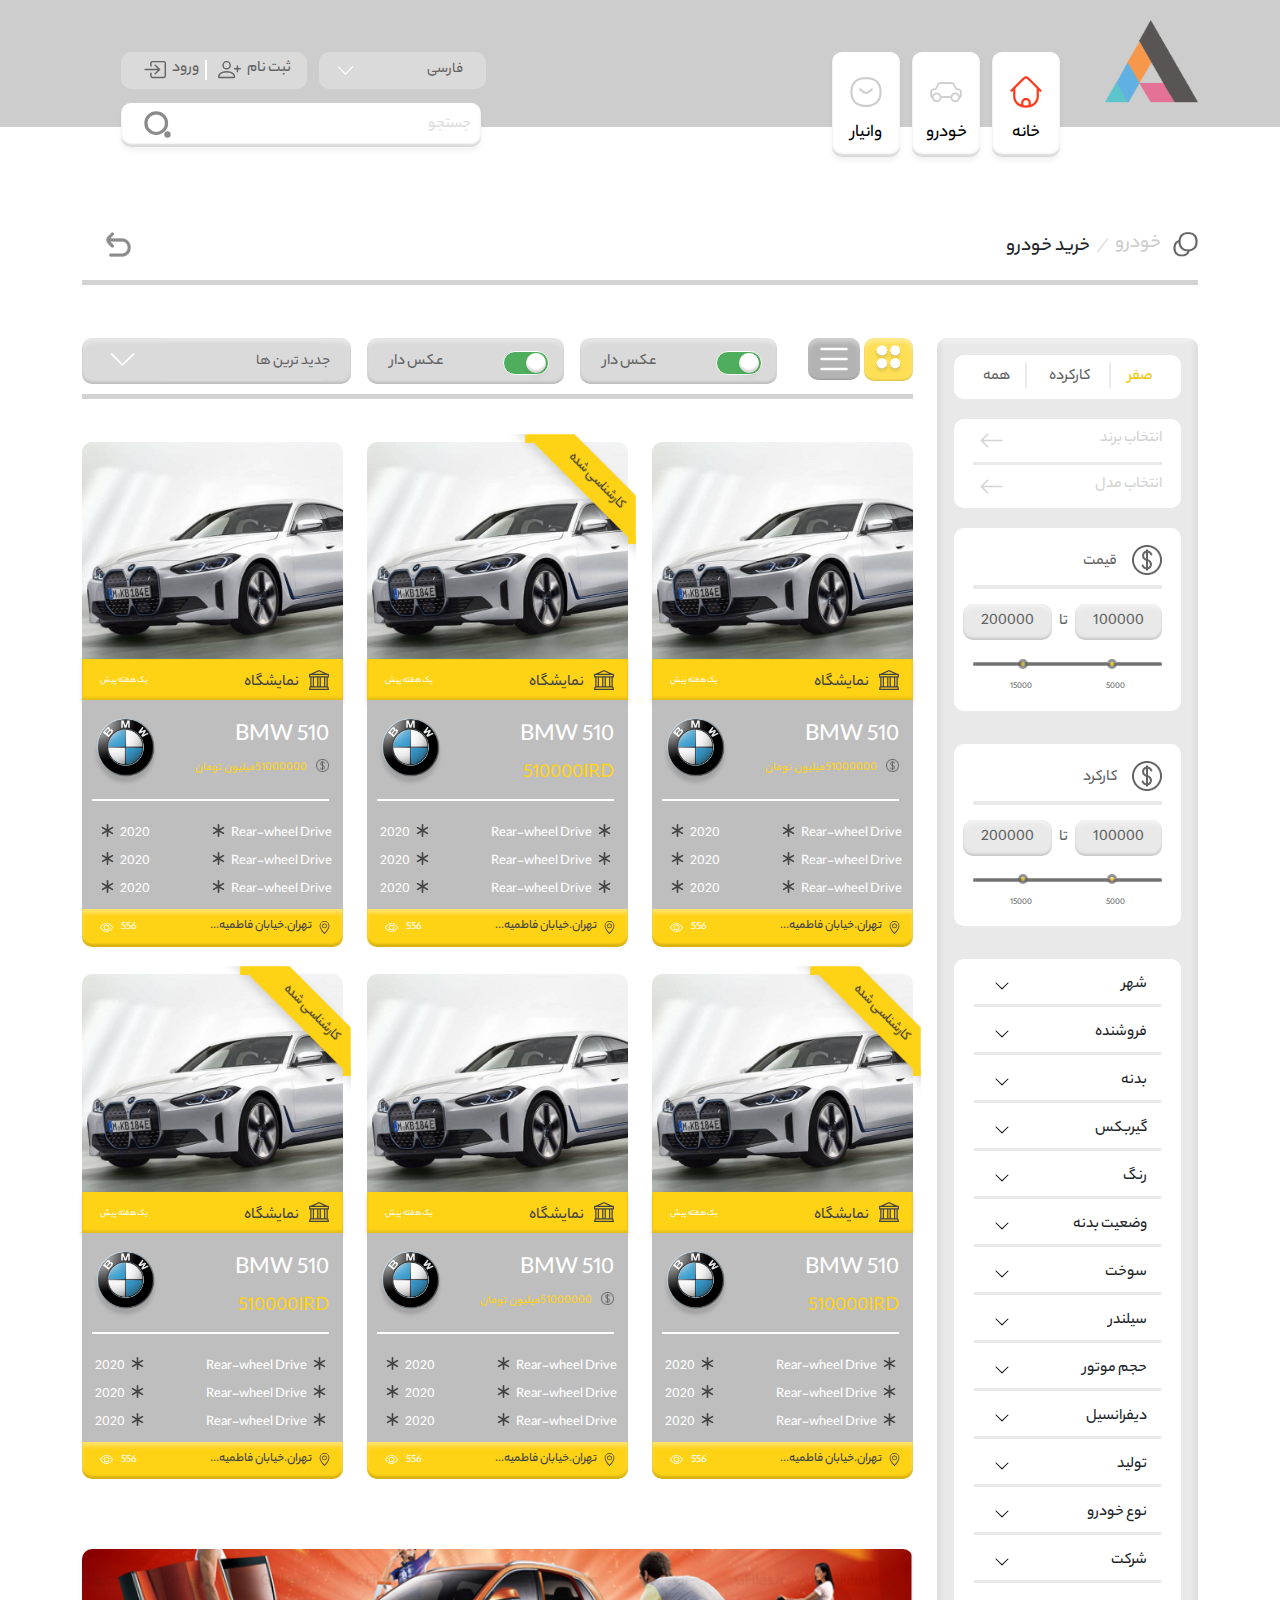
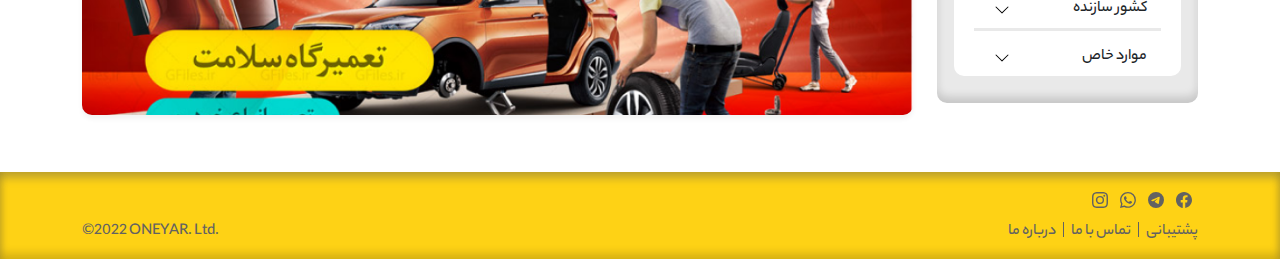
<file: index2.html>
<!DOCTYPE html>
<html lang="en">

<head>
    <meta charset="UTF-8">
    <meta http-equiv="X-UA-Compatible" content="IE=edge">
    <meta name="viewport" content="user-scalable=no, width=device-width, initial-scale=1.0" />
    <meta name="apple-mobile-web-app-capable" content="yes" />
    <title>project7</title>
    <link href="css/bootstrap.min.css" rel="stylesheet">
    <link rel="stylesheet" href="css/style.css">
    <link rel="stylesheet" href="css/res.css">
    <script src="js/bootstrap.bundle.min.js"></script>
</head>

<body id="body">
    <!-- start of header -->
    <section>
        <header class="header">
            <div class="container">
                <div class="row">
                    <div class="col-12">
                        <div class="nav">
                            <div class="logo">
                                <img src="img/لوگو.png" alt="" class="img-fluid" />
                            </div>
                        </div>
                    </div>
                </div>
                <div class="list-icon">
                    <button onclick="toggleMenu()" id="btn">
                        <svg xmlns="http://www.w3.org/2000/svg" width="38" height="38" fill="currentColor"
                            class="bi bi-list" viewBox="0 0 16 16">
                            <path fill-rule="evenodd"
                                d="M2.5 12a.5.5 0 0 1 .5-.5h10a.5.5 0 0 1 0 1H3a.5.5 0 0 1-.5-.5zm0-4a.5.5 0 0 1 .5-.5h10a.5.5 0 0 1 0 1H3a.5.5 0 0 1-.5-.5zm0-4a.5.5 0 0 1 .5-.5h10a.5.5 0 0 1 0 1H3a.5.5 0 0 1-.5-.5z" />
                        </svg>
                    </button>
                </div>
                <div class="srch">
                    <button id="srch" onclick="srch()">
                        <svg xmlns="http://www.w3.org/2000/svg" width="22" height="22" fill="currentColor"
                            class="bi bi-search" viewBox="0 0 16 16">
                            <path
                                d="M11.742 10.344a6.5 6.5 0 1 0-1.397 1.398h-.001c.03.04.062.078.098.115l3.85 3.85a1 1 0 0 0 1.415-1.414l-3.85-3.85a1.007 1.007 0 0 0-.115-.1zM12 6.5a5.5 5.5 0 1 1-11 0 5.5 5.5 0 0 1 11 0z" />
                        </svg>
                    </button>
                </div>
            </div>
        </header>
    </section>
    <!-- create of menu in mobile size -->
    <section>
        <div class="container">
            <div class="row">
                <div class="col-sm-12">
                    <div class="mobile-menu menu-small-screen" id="mobile-menu">
                        <div class="d-flex flex-row item-mobile-menu">
                            <div>
                                <img src="img/Vector (4).png" alt="" />
                            </div>
                            <div class="txt-menu">
                                <span> خانه </span>
                            </div>
                        </div>
                        <div class="d-flex flex-row item-mobile-menu">
                            <div>
                                <img src="img/Vector (4).png" alt="" />
                            </div>
                            <div class="txt-menu">
                                <span> خانه </span>
                            </div>
                        </div>
                        <div class="d-flex flex-row item-mobile-menu">
                            <div>
                                <img src="img/Vector (5).png" alt="" />
                            </div>
                            <div class="txt-menu">
                                <span> وانیار </span>
                            </div>
                        </div>
                    </div>
                </div>
            </div>
        </div>
    </section>
    <!-- create of menu in mobile size -->

    <!-- create search of menu -->
    <section>
        <div class="container">
            <div class="row">
                <div class="col-12">
                    <div class="search-menu-mobile menu-small-screenF" id="search-menu-mobile">
                        <div class="d-flex flex-column">
                            <div class="input-search-menu">
                                <input type="text" name="" id="" placeholder="جستجو">
                            </div>
                            <div class="btn-menu-mobile">
                                <button>
                                    <a href="">
                                        ثبت نام
                                    </a>
                                </button>
                            </div>
                        </div>
                    </div>
                </div>
            </div>
        </div>
    </section>
    <!-- create search of menu -->

    <!-- start of menu -->
    <section>
        <div class="container">
            <div class="row">
                <div class="menu">
                    <div class="col-md-6">
                        <div class="d-flex flex-row">
                            <div class="home d-flex flex-column">
                                <div>
                                    <button>
                                        <svg width="32" height="32" viewBox="0 0 43 43" fill="none"
                                            xmlns="http://www.w3.org/2000/svg">
                                            <path
                                                d="M38.795 16.5579C38.795 15.7295 38.1234 15.0579 37.295 15.0579C36.4666 15.0579 35.795 15.7295 35.795 16.5579H38.795ZM7.20498 16.5579C7.20498 15.7295 6.53341 15.0579 5.70498 15.0579C4.87655 15.0579 4.20498 15.7295 4.20498 16.5579H7.20498ZM26.9454 40.3654L26.6005 38.9056L26.9454 40.3654ZM16.0546 40.3654L16.3994 38.9056L16.0546 40.3654ZM27.6283 6.36416L26.5638 7.42105L27.6283 6.36416ZM39.9356 20.8879C40.5193 21.4758 41.469 21.4791 42.0569 20.8954C42.6448 20.3117 42.6481 19.362 42.0644 18.7741L39.9356 20.8879ZM15.3717 6.36416L16.4362 7.42105L15.3717 6.36416ZM0.935587 18.7741C0.351881 19.362 0.355247 20.3117 0.943106 20.8954C1.53096 21.4791 2.48071 21.4758 3.06441 20.8879L0.935587 18.7741ZM16.5566 35.194L15.0823 34.9173H15.0823L16.5566 35.194ZM16.5985 34.9707L18.0727 35.2475V35.2475L16.5985 34.9707ZM26.4015 34.9707L24.9273 35.2475L24.9273 35.2475L26.4015 34.9707ZM26.4434 35.194L27.9177 34.9173L27.9177 34.9173L26.4434 35.194ZM25.8155 40.0291L24.4611 39.3845H24.4611L25.8155 40.0291ZM24.2081 39.9162C23.8521 40.6642 24.1699 41.5592 24.9179 41.9152C25.666 42.2712 26.561 41.9534 26.917 41.2053L24.2081 39.9162ZM17.1845 40.0291L15.83 40.6737L15.83 40.6737L17.1845 40.0291ZM16.0831 41.2053C16.439 41.9534 17.334 42.2712 18.0821 41.9152C18.8301 41.5592 19.1479 40.6642 18.7919 39.9162L16.0831 41.2053ZM20.1156 31.1255L19.7146 29.6801L20.1156 31.1255ZM22.8844 31.1255L23.2854 29.6801H23.2854L22.8844 31.1255ZM35.795 16.5579V27.2143H38.795V16.5579H35.795ZM7.20498 27.2143V16.5579H4.20498V27.2143H7.20498ZM26.6005 38.9056C23.2456 39.6981 19.7543 39.6981 16.3994 38.9056L15.7097 41.8252C19.5182 42.7249 23.4818 42.7249 27.2902 41.8252L26.6005 38.9056ZM16.3994 38.9056C11.0199 37.6348 7.20498 32.7974 7.20498 27.2143H4.20498C4.20498 34.175 8.96316 40.2314 15.7097 41.8252L16.3994 38.9056ZM27.2902 41.8252C34.0368 40.2314 38.795 34.175 38.795 27.2143H35.795C35.795 32.7974 31.98 37.6348 26.6005 38.9056L27.2902 41.8252ZM26.5638 7.42105L39.9356 20.8879L42.0644 18.7741L28.6927 5.30727L26.5638 7.42105ZM14.3073 5.30727L0.935587 18.7741L3.06441 20.8879L16.4362 7.42105L14.3073 5.30727ZM28.6927 5.30727C27.2782 3.88271 26.1131 2.7048 25.0678 1.90163C23.9884 1.0722 22.8606 0.5 21.5 0.5V3.5C21.9343 3.5 22.4262 3.65516 23.2399 4.28045C24.0879 4.932 25.0895 5.93617 26.5638 7.42105L28.6927 5.30727ZM16.4362 7.42105C17.9105 5.93617 18.9121 4.932 19.7601 4.28045C20.5738 3.65516 21.0657 3.5 21.5 3.5V0.5C20.1394 0.5 19.0116 1.0722 17.9322 1.90163C16.8869 2.7048 15.7218 3.88271 14.3073 5.30727L16.4362 7.42105ZM18.0308 35.4707L18.0727 35.2475L15.1242 34.694L15.0823 34.9173L18.0308 35.4707ZM24.9273 35.2475L24.9692 35.4707L27.9177 34.9173L27.8758 34.694L24.9273 35.2475ZM24.4611 39.3845L24.2081 39.9162L26.917 41.2053L27.17 40.6737L24.4611 39.3845ZM15.83 40.6737L16.0831 41.2053L18.7919 39.9162L18.5389 39.3845L15.83 40.6737ZM24.9692 35.4707C25.2181 36.797 25.0398 38.1683 24.4611 39.3845L27.17 40.6737C28.0219 38.8835 28.2836 36.8669 27.9177 34.9173L24.9692 35.4707ZM15.0823 34.9173C14.7164 36.8669 14.9781 38.8835 15.83 40.6737L18.5389 39.3845C17.9602 38.1683 17.7819 36.797 18.0308 35.4707L15.0823 34.9173ZM20.5167 32.5709C21.1603 32.3923 21.8397 32.3923 22.4833 32.5709L23.2854 29.6801C22.117 29.3559 20.883 29.3559 19.7146 29.6801L20.5167 32.5709ZM27.8758 34.694C27.4233 32.2836 25.6462 30.3352 23.2854 29.6801L22.4833 32.5709C23.7324 32.9175 24.6842 33.9526 24.9273 35.2475L27.8758 34.694ZM18.0727 35.2475C18.3158 33.9526 19.2676 32.9175 20.5167 32.5709L19.7146 29.6801C17.3538 30.3352 15.5767 32.2836 15.1242 34.694L18.0727 35.2475Z"
                                                fill="#FF3919" />
                                        </svg>

                                    </button>
                                </div>
                                <div class="txt-home">
                                    <span> خانه </span>
                                </div>
                            </div>
                            <div class="home d-flex flex-column">
                                <div>
                                    <button>
                                        <svg width="32" height="32" viewBox="0 0 54 34" fill="none"
                                            xmlns="http://www.w3.org/2000/svg">
                                            <mask id="path-1-outside-1_280_1181" maskUnits="userSpaceOnUse" x="0" y="0"
                                                width="35" height="34" fill="black">
                                                <rect fill="white" width="35" height="34" />
                                                <path
                                                    d="M6.13333 25.8214C6.13333 28.6815 8.44653 31 11.3 31C14.1535 31 16.4667 28.6815 16.4667 25.8214C16.4667 22.9614 14.1535 20.6429 11.3 20.6429C8.44653 20.6429 6.13333 22.9614 6.13333 25.8214Z" />
                                            </mask>
                                            <path
                                                d="M13.3667 5.10714L14.7089 5.77673L14.7089 5.77673L13.3667 5.10714ZM10.2667 11.3214L11.6089 11.991C11.5918 12.0253 11.5734 12.059 11.5537 12.0919L10.2667 11.3214ZM4.06667 25.8214L4.06666 24.3214H4.06667V25.8214ZM5.24091 24.3214C6.06934 24.3214 6.74091 24.993 6.74091 25.8214C6.74091 26.6499 6.06934 27.3214 5.24091 27.3214V24.3214ZM18.5333 27.3214C17.7049 27.3214 17.0333 26.6499 17.0333 25.8214C17.0333 24.993 17.7049 24.3214 18.5333 24.3214V27.3214ZM33 24.3214C33.8284 24.3214 34.5 24.993 34.5 25.8214C34.5 26.6499 33.8284 27.3214 33 27.3214V24.3214ZM16.4667 3.5C16.2909 3.5 16.1063 3.54989 15.8063 3.90314C15.4609 4.30988 15.1383 4.91602 14.7089 5.77673L12.0244 4.43756C12.4217 3.64112 12.8976 2.69369 13.5197 1.96115C14.1873 1.17511 15.1394 0.5 16.4667 0.5V3.5ZM14.7089 5.77673L11.6089 11.991L8.92441 10.6518L12.0244 4.43756L14.7089 5.77673ZM10.2667 11.3214C11.5537 12.0919 11.553 12.093 11.5524 12.0941C11.5521 12.0945 11.5514 12.0956 11.551 12.0963C11.5501 12.0979 11.5492 12.0994 11.5482 12.1009C11.5463 12.104 11.5444 12.1072 11.5424 12.1104C11.5384 12.1168 11.5342 12.1235 11.5298 12.1305C11.5209 12.1444 11.5111 12.1593 11.5004 12.1752C11.4789 12.2069 11.4535 12.2423 11.4239 12.2808C11.3646 12.3579 11.2885 12.4469 11.1929 12.5427C11.0006 12.7355 10.7345 12.9504 10.3764 13.1498C9.65392 13.5521 8.61966 13.8571 7.16667 13.8571V10.8571C8.19367 10.8571 8.70941 10.6443 8.91692 10.5288C9.02385 10.4692 9.06773 10.4253 9.06916 10.4238C9.07042 10.4226 9.06219 10.4307 9.04649 10.4511C9.03866 10.4612 9.02902 10.4744 9.0178 10.4909C9.01219 10.4992 9.00619 10.5083 8.99982 10.5183C8.99663 10.5233 8.99336 10.5285 8.98999 10.534C8.98831 10.5367 8.98661 10.5395 8.98488 10.5423C8.98402 10.5437 8.98315 10.5452 8.98228 10.5466C8.98184 10.5473 8.98118 10.5484 8.98096 10.5488C8.9803 10.5499 8.97964 10.551 10.2667 11.3214ZM7.16667 13.8571C6.48796 13.8571 5.47474 14.0303 4.68748 14.4848C3.97506 14.8961 3.5 15.4851 3.5 16.5H0.5C0.5 14.2006 1.74716 12.7182 3.18752 11.8867C4.55303 11.0983 6.12315 10.8571 7.16667 10.8571V13.8571ZM3.5 16.5V23.75H0.5V16.5H3.5ZM3.5 23.75C3.5 23.7269 3.4952 23.7565 3.53378 23.836C3.57146 23.9137 3.63576 24.0072 3.72533 24.097C3.81491 24.1868 3.90798 24.251 3.98478 24.2884C4.06347 24.3268 4.09161 24.3214 4.06666 24.3214L4.06667 27.3214C3.05423 27.3214 2.17764 26.7933 1.60157 26.2159C1.02516 25.6382 0.5 24.7611 0.5 23.75H3.5ZM4.06667 24.3214H5.24091V27.3214H4.06667V24.3214ZM18.5333 24.3214H33V27.3214H18.5333V24.3214ZM16.4667 0.5H33V3.5H16.4667V0.5ZM9.13333 25.8214C9.13333 27.0311 10.1099 28 11.3 28V34C6.78317 34 3.13333 30.3318 3.13333 25.8214H9.13333ZM11.3 28C12.4901 28 13.4667 27.0311 13.4667 25.8214H19.4667C19.4667 30.3318 15.8168 34 11.3 34V28ZM13.4667 25.8214C13.4667 24.6117 12.4901 23.6429 11.3 23.6429V17.6429C15.8168 17.6429 19.4667 21.311 19.4667 25.8214H13.4667ZM11.3 23.6429C10.1099 23.6429 9.13333 24.6117 9.13333 25.8214H3.13333C3.13333 21.311 6.78317 17.6429 11.3 17.6429V23.6429Z"
                                                fill="#CDCDCD" mask="url(#path-1-outside-1_280_1181)" />
                                            <mask id="path-3-outside-2_280_1181" maskUnits="userSpaceOnUse" x="19" y="0"
                                                width="35" height="34" fill="black">
                                                <rect fill="white" x="19" width="35" height="34" />
                                                <path
                                                    d="M47.8667 25.8214C47.8667 28.6815 45.5535 31 42.7 31C39.8465 31 37.5333 28.6815 37.5333 25.8214C37.5333 22.9614 39.8465 20.6429 42.7 20.6429C45.5535 20.6429 47.8667 22.9614 47.8667 25.8214Z" />
                                            </mask>
                                            <path
                                                d="M40.6333 5.10714L39.2911 5.77673L39.2911 5.77673L40.6333 5.10714ZM43.7333 11.3214L42.3911 11.991C42.4082 12.0253 42.4266 12.059 42.4463 12.0919L43.7333 11.3214ZM49.9333 25.8214L49.9333 24.3214H49.9333V25.8214ZM48.7591 24.3214C47.9307 24.3214 47.2591 24.993 47.2591 25.8214C47.2591 26.6499 47.9307 27.3214 48.7591 27.3214V24.3214ZM35.4667 27.3214C36.2951 27.3214 36.9667 26.6499 36.9667 25.8214C36.9667 24.993 36.2951 24.3214 35.4667 24.3214V27.3214ZM21 24.3214C20.1716 24.3214 19.5 24.993 19.5 25.8214C19.5 26.6499 20.1716 27.3214 21 27.3214V24.3214ZM37.5333 3.5C37.7091 3.5 37.8937 3.54989 38.1937 3.90314C38.5391 4.30988 38.8617 4.91602 39.2911 5.77673L41.9756 4.43756C41.5783 3.64112 41.1024 2.69369 40.4803 1.96115C39.8127 1.17511 38.8606 0.5 37.5333 0.5V3.5ZM39.2911 5.77673L42.3911 11.991L45.0756 10.6518L41.9756 4.43756L39.2911 5.77673ZM43.7333 11.3214C42.4463 12.0919 42.447 12.093 42.4476 12.0941C42.4479 12.0945 42.4486 12.0956 42.449 12.0963C42.4499 12.0979 42.4508 12.0994 42.4518 12.1009C42.4537 12.104 42.4556 12.1072 42.4576 12.1104C42.4616 12.1168 42.4658 12.1235 42.4702 12.1305C42.4791 12.1444 42.4889 12.1593 42.4996 12.1752C42.5211 12.2069 42.5465 12.2423 42.5761 12.2808C42.6354 12.3579 42.7115 12.4469 42.8071 12.5427C42.9994 12.7355 43.2655 12.9504 43.6236 13.1498C44.3461 13.5521 45.3803 13.8571 46.8333 13.8571V10.8571C45.8063 10.8571 45.2906 10.6443 45.0831 10.5288C44.9762 10.4692 44.9323 10.4253 44.9308 10.4238C44.9296 10.4226 44.9378 10.4307 44.9535 10.4511C44.9613 10.4612 44.971 10.4744 44.9822 10.4909C44.9878 10.4992 44.9938 10.5083 45.0002 10.5183C45.0034 10.5233 45.0066 10.5285 45.01 10.534C45.0117 10.5367 45.0134 10.5395 45.0151 10.5423C45.016 10.5437 45.0168 10.5452 45.0177 10.5466C45.0182 10.5473 45.0188 10.5484 45.019 10.5488C45.0197 10.5499 45.0204 10.551 43.7333 11.3214ZM46.8333 13.8571C47.512 13.8571 48.5253 14.0303 49.3125 14.4848C50.0249 14.8961 50.5 15.4851 50.5 16.5H53.5C53.5 14.2006 52.2528 12.7182 50.8125 11.8867C49.447 11.0983 47.8769 10.8571 46.8333 10.8571V13.8571ZM50.5 16.5V23.75H53.5V16.5H50.5ZM50.5 23.75C50.5 23.7269 50.5048 23.7565 50.4662 23.836C50.4285 23.9137 50.3642 24.0072 50.2747 24.097C50.1851 24.1868 50.092 24.251 50.0152 24.2884C49.9365 24.3268 49.9084 24.3214 49.9333 24.3214L49.9333 27.3214C50.9458 27.3214 51.8224 26.7933 52.3984 26.2159C52.9748 25.6382 53.5 24.7611 53.5 23.75H50.5ZM49.9333 24.3214H48.7591V27.3214H49.9333V24.3214ZM35.4667 24.3214H21V27.3214H35.4667V24.3214ZM37.5333 0.5H21V3.5H37.5333V0.5ZM44.8667 25.8214C44.8667 27.0311 43.8901 28 42.7 28V34C47.2168 34 50.8667 30.3318 50.8667 25.8214H44.8667ZM42.7 28C41.5099 28 40.5333 27.0311 40.5333 25.8214H34.5333C34.5333 30.3318 38.1832 34 42.7 34V28ZM40.5333 25.8214C40.5333 24.6117 41.5099 23.6429 42.7 23.6429V17.6429C38.1832 17.6429 34.5333 21.311 34.5333 25.8214H40.5333ZM42.7 23.6429C43.8901 23.6429 44.8667 24.6117 44.8667 25.8214H50.8667C50.8667 21.311 47.2168 17.6429 42.7 17.6429V23.6429Z"
                                                fill="#CDCDCD" mask="url(#path-3-outside-2_280_1181)" />
                                        </svg>

                                    </button>
                                </div>
                                <div class="txt-home">
                                    <span> خودرو </span>
                                </div>
                            </div>
                            <div class="home d-flex flex-column">
                                <div>
                                    <button>
                                        <svg width="32" height="32" viewBox="0 0 45 43" fill="none"
                                            xmlns="http://www.w3.org/2000/svg">
                                            <path
                                                d="M2.83164 28.3277L4.28777 27.9676L2.83164 28.3277ZM2.83164 14.6723L4.28777 15.0324L2.83164 14.6723ZM42.1684 14.6723L43.6245 14.3122L42.1684 14.6723ZM42.1684 28.3277L40.7122 27.9676L42.1684 28.3277ZM29.2231 40.2611L28.8973 38.7969L29.2231 40.2611ZM15.7769 40.2611L16.1027 38.7969L15.7769 40.2611ZM15.7769 2.73894L16.1027 4.20314L15.7769 2.73894ZM29.2231 2.73894L29.5489 1.27474V1.27474L29.2231 2.73894ZM14.7975 40.0432L14.4718 41.5074L14.7975 40.0432ZM30.2025 40.0432L30.5282 41.5074L30.2025 40.0432ZM30.2025 2.95684L29.8767 4.42104L30.2025 2.95684ZM14.7975 2.95684L14.4718 1.49264L14.7975 2.95684ZM15.0689 16.7064C14.3957 16.2236 13.4586 16.3778 12.9757 17.0509C12.4928 17.7241 12.6471 18.6612 13.3202 19.1441L15.0689 16.7064ZM19.7415 21.9043L20.6158 20.6855L19.7415 21.9043ZM25.2585 21.9043L26.1329 23.1232V23.1232L25.2585 21.9043ZM31.6798 19.1441C32.3529 18.6612 32.5072 17.7241 32.0243 17.0509C31.5414 16.3778 30.6043 16.2236 29.9311 16.7064L31.6798 19.1441ZM15.1233 4.42104L16.1027 4.20314L15.4512 1.27474L14.4718 1.49264L15.1233 4.42104ZM28.8973 4.20314L29.8767 4.42104L30.5282 1.49264L29.5489 1.27474L28.8973 4.20314ZM29.8767 38.579L28.8973 38.7969L29.5488 41.7253L30.5282 41.5074L29.8767 38.579ZM16.1027 38.7969L15.1233 38.579L14.4718 41.5074L15.4512 41.7253L16.1027 38.7969ZM4.28777 27.9676C3.23741 23.7204 3.23741 19.2796 4.28777 15.0324L1.37551 14.3122C0.208165 19.0324 0.208164 23.9676 1.37551 28.6878L4.28777 27.9676ZM40.7122 15.0324C41.7626 19.2796 41.7626 23.7204 40.7122 27.9676L43.6245 28.6878C44.7918 23.9676 44.7918 19.0324 43.6245 14.3122L40.7122 15.0324ZM28.8973 38.7969C24.6835 39.7344 20.3165 39.7344 16.1027 38.7969L15.4512 41.7253C20.0941 42.7582 24.9059 42.7582 29.5488 41.7253L28.8973 38.7969ZM16.1027 4.20314C20.3165 3.26562 24.6835 3.26562 28.8973 4.20314L29.5489 1.27474C24.9059 0.241754 20.0941 0.241753 15.4512 1.27474L16.1027 4.20314ZM15.1233 38.579C9.80253 37.3952 5.60326 33.2869 4.28777 27.9676L1.37551 28.6878C2.96305 35.1072 8.03395 40.075 14.4718 41.5074L15.1233 38.579ZM30.5282 41.5074C36.966 40.075 42.037 35.1072 43.6245 28.6878L40.7122 27.9676C39.3967 33.2869 35.1975 37.3952 29.8767 38.579L30.5282 41.5074ZM29.8767 4.42104C35.1975 5.60483 39.3967 9.71312 40.7122 15.0324L43.6245 14.3122C42.037 7.89284 36.9661 2.92496 30.5282 1.49264L29.8767 4.42104ZM14.4718 1.49264C8.03396 2.92496 2.96305 7.89283 1.37551 14.3122L4.28777 15.0324C5.60326 9.71311 9.80253 5.60483 15.1233 4.42104L14.4718 1.49264ZM13.3202 19.1441L18.8671 23.1232L20.6158 20.6855L15.0689 16.7064L13.3202 19.1441ZM26.1329 23.1232L31.6798 19.1441L29.9311 16.7064L24.3842 20.6855L26.1329 23.1232ZM18.8671 23.1232C21.0399 24.6818 23.9601 24.6818 26.1329 23.1232L24.3842 20.6855C23.2567 21.4943 21.7433 21.4943 20.6158 20.6855L18.8671 23.1232Z"
                                                fill="#CDCDCD" />
                                        </svg>
                                    </button>
                                </div>
                                <div class="txt-home">
                                    <span> وانیار </span>
                                </div>
                            </div>
                        </div>
                    </div>
                    <div class="col-md-6">
                        <div class="d-flex flex-column search-login">
                            <div class="d-flex flex-row">
                                <div class="position-relative">
                                    <div class="dropdown">
                                        <button class="dropbtn" onclick="chooseLanguage()">فارسی</button>
                                        <div id="myDropdown" class="dropdown-content">
                                            <a href="">
                                                انگلیسی
                                            </a>
                                            <a href="">
                                                فرانسه
                                            </a>
                                            <a href="" class="kurdish-language">
                                                کوردی
                                            </a>
                                        </div>
                                    </div>
                                    <button class="chevron-down">
                                        <svg xmlns="http://www.w3.org/2000/svg" width="19" height="19"
                                            fill="currentColor" class="bi bi-chevron-down" viewBox="0 0 16 16">
                                            <path fill-rule="evenodd"
                                                d="M1.646 4.646a.5.5 0 0 1 .708 0L8 10.293l5.646-5.647a.5.5 0 0 1 .708.708l-6 6a.5.5 0 0 1-.708 0l-6-6a.5.5 0 0 1 0-.708z" />
                                        </svg>
                                    </button>
                                </div>
                                <div class="login d-flex flex-row">
                                    <div class="d-flex flex-row person">
                                        <span> ثبت نام </span>
                                        <button class="person-icon">
                                            <svg xmlns="http://www.w3.org/2000/svg" width="23px" height="23px"
                                                fill="currentColor" class="bi bi-person-plus" viewBox="0 0 16 16">
                                                <path
                                                    d="M6 8a3 3 0 1 0 0-6 3 3 0 0 0 0 6zm2-3a2 2 0 1 1-4 0 2 2 0 0 1 4 0zm4 8c0 1-1 1-1 1H1s-1 0-1-1 1-4 6-4 6 3 6 4zm-1-.004c-.001-.246-.154-.986-.832-1.664C9.516 10.68 8.289 10 6 10c-2.29 0-3.516.68-4.168 1.332-.678.678-.83 1.418-.832 1.664h10z" />
                                                <path fill-rule="evenodd"
                                                    d="M13.5 5a.5.5 0 0 1 .5.5V7h1.5a.5.5 0 0 1 0 1H14v1.5a.5.5 0 0 1-1 0V8h-1.5a.5.5 0 0 1 0-1H13V5.5a.5.5 0 0 1 .5-.5z" />
                                            </svg>
                                        </button>
                                    </div>
                                    <div class="d-flex flex-row entrance">
                                        <span> ورود </span>
                                        <button class="inline-txt">
                                            <svg xmlns="http://www.w3.org/2000/svg" width="23px" height="23px"
                                                fill="currentColor" class="bi bi-box-arrow-in-right"
                                                viewBox="0 0 16 16">
                                                <path fill-rule="evenodd"
                                                    d="M6 3.5a.5.5 0 0 1 .5-.5h8a.5.5 0 0 1 .5.5v9a.5.5 0 0 1-.5.5h-8a.5.5 0 0 1-.5-.5v-2a.5.5 0 0 0-1 0v2A1.5 1.5 0 0 0 6.5 14h8a1.5 1.5 0 0 0 1.5-1.5v-9A1.5 1.5 0 0 0 14.5 2h-8A1.5 1.5 0 0 0 5 3.5v2a.5.5 0 0 0 1 0v-2z" />
                                                <path fill-rule="evenodd"
                                                    d="M11.854 8.354a.5.5 0 0 0 0-.708l-3-3a.5.5 0 1 0-.708.708L10.293 7.5H1.5a.5.5 0 0 0 0 1h8.793l-2.147 2.146a.5.5 0 0 0 .708.708l3-3z" />
                                            </svg>
                                        </button>
                                    </div>
                                </div>
                            </div>
                            <div class="search">
                                <input type="text" placeholder="جستجو" />
                                <button class="box-search">
                                    <svg width="27" height="27" viewBox="0 0 42 42" fill="none"
                                        xmlns="http://www.w3.org/2000/svg">
                                        <path
                                            d="M3 19C3 10.1634 10.1634 3 19 3C27.8366 3 35 10.1634 35 19C35 27.8366 27.8366 35 19 35C10.1634 35 3 27.8366 3 19Z"
                                            stroke="#8B8B8B" stroke-width="5" />
                                        <path
                                            d="M34 36.5C34 35.1193 35.1193 34 36.5 34C37.8807 34 39 35.1193 39 36.5C39 37.8807 37.8807 39 36.5 39C35.1193 39 34 37.8807 34 36.5Z"
                                            stroke="#8B8B8B" stroke-width="5" />
                                    </svg>
                                </button>
                            </div>
                        </div>
                    </div>
                </div>
            </div>
        </div>
    </section>
    <!-- end of menu -->
    <!-- end of header -->
    <section>
        <div class="container">
            <div class="d-flex flex-row justify-content-between line">
                <div class="row w-100">
                    <div class="col-sm-12">
                        <div class="d-flex flex-row variant">
                            <div class="d-flex">
                                <div class="variant-img">
                                    <img src="img/Vector(2).png" alt="">
                                </div>
                                <div class="variant-txt">
                                    <h5>
                                        خودرو
                                    </h5>
                                </div>
                                <div class="variant-txt2">
                                    <h5>
                                        خرید خودرو
                                    </h5>
                                </div>
                            </div>
                            <div class="undo d-flex">
                                <img src="img/Vector(1).png" alt="">
                            </div>
                        </div>
                    </div>

                </div>
            </div>
        </div>
    </section>
    <!-- start of main -->
    <main>
        <div class="container">
            <div class="row">
                <div class="col-lg-3 col-md-4 col-sm-12">
                    <div class="big-box">
                        <div class="d-flex flex-row box1">
                            <div class="color-txt text-after1">
                                <span>
                                    صفر
                                </span>
                            </div>
                            <div class="text-after">
                                <span>
                                    کارکرده
                                </span>
                            </div>
                            <div>
                                همه
                            </div>
                        </div>
                        <div class="d-flex flex-column brand">
                            <div class="d-flex flex-row justify-content-between txt-brand">
                                <div>
                                    <span>
                                        انتخاب برند
                                    </span>
                                </div>
                                <div class="btn-arrow">
                                    <button>
                                        <svg xmlns="http://www.w3.org/2000/svg" width="25" height="25"
                                            fill="currentColor" class="bi bi-arrow-left" viewBox="0 0 16 16">
                                            <path fill-rule="evenodd"
                                                d="M15 8a.5.5 0 0 0-.5-.5H2.707l3.147-3.146a.5.5 0 1 0-.708-.708l-4 4a.5.5 0 0 0 0 .708l4 4a.5.5 0 0 0 .708-.708L2.707 8.5H14.5A.5.5 0 0 0 15 8z" />
                                        </svg>
                                    </button>
                                </div>
                            </div>
                            <div class="d-flex flex-row justify-content-between txt-brand">
                                <div>
                                    <span>
                                        انتخاب مدل
                                    </span>
                                </div>
                                <div class="btn-arrow">
                                    <button>
                                        <svg xmlns="http://www.w3.org/2000/svg" width="25" height="25"
                                            fill="currentColor" class="bi bi-arrow-left" viewBox="0 0 16 16">
                                            <path fill-rule="evenodd"
                                                d="M15 8a.5.5 0 0 0-.5-.5H2.707l3.147-3.146a.5.5 0 1 0-.708-.708l-4 4a.5.5 0 0 0 0 .708l4 4a.5.5 0 0 0 .708-.708L2.707 8.5H14.5A.5.5 0 0 0 15 8z" />
                                        </svg>
                                    </button>
                                </div>
                            </div>
                        </div>
                        <div class="d-flex flex-column box-price">
                            <div class="d-flex flex-row dollar-sign">
                                <div>
                                    <img src="img/Vector(3).png" alt="">
                                </div>
                                <div class="txt-price">
                                    قیمت
                                </div>
                            </div>

                            <div class="d-flex flex-row button">
                                <div class="btn-price text-center">
                                    <button>
                                        100000
                                    </button>
                                </div>
                                <div class="text">
                                    <span>
                                        تا
                                    </span>
                                </div>
                                <div class="btn-price text-center">
                                    <button>
                                        200000
                                    </button>
                                </div>
                            </div>
                            <div class="slidecontainer">
                                <div class="slider-range-content">
                                    <div class="progress"></div>
                                </div>
                              <div class="slide-range-input">
                                <input type="range" max="20000" value="5000" 
                                 step="1000" class="slider-range-right" data-role="doubleslider" oninput="test(this,'simple-range')">
                                 <!-- <input type="range" class="slide-range-right" oninput="test(this,'simple-range')"  max="20000" value="5000" 
                                 step="1000" data-role="doubleslider" > -->
                                <input type="range" max="20000" value="15000" step="1000" class="slider-range-left" data-role="doubleslider" oninput="test(this,'simple-range-left')">
                              </div>
                                <div class="d-flex flex-row justify-content-around number1">
                                    <div>
                                        <span id="simple-range">
                                            5000
                                        </span>
                                    </div>
                                    <div>
                                        <span id="simple-range-left">
                                            15000
                                        </span>
                                    </div>
                                </div> 
                              </div>
                        </div>
                        <div class="d-flex flex-column box-price">
                            <div class="d-flex flex-row dollar-sign">
                                <div>
                                    <img src="img/Vector(3).png" alt="">
                                </div>
                                <div class="txt-price">

                                    کارکرد
                                </div>
                            </div>

                            <div class="d-flex flex-row button">
                                <div class="btn-price">
                                    <button>
                                        100000
                                    </button>
                                </div>
                                <div class="text">
                                    <span>
                                        تا
                                    </span>
                                </div>
                                <div class="btn-price">
                                    <button>
                                        200000
                                    </button>
                                </div>
                            </div>
                            <div class="slidecontainer">
                                <div class="slider-range-content">
                                    <div class="progress"></div>
                                </div>
                              <div class="slide-range-input">
                                <input type="range" max="20000" value="5000" 
                                 step="1000" class="slider-range-right" id="input-range2" data-role="doubleslider" oninput="test(this,'demo-range')">
                                <input type="range" max="20000" value="15000" step="1000" class="slider-range-left" id="input-range-left" data-role="doubleslider" oninput="test(this,'demo-range-left')">
                              </div>
                                <div class="d-flex flex-row justify-content-around number1">
                                    <div>
                                        <span id="demo-range">
                                            5000
                                        </span>
                                    </div>
                                    <div>
                                        <span id="demo-range-left">
                                            15000
                                        </span>
                                    </div>
                                </div> 
                              </div>
                        </div>
                        <div class="d-flex flex-column choose-item">
                            <div class="d-flex line-bottom dropdown-strech">
                                <div  data-bs-toggle="collapse" href="#citydropdown" class="space-svg-icon">
                                    <span>شهر</span>
                                    <button>
                                        <svg xmlns="http://www.w3.org/2000/svg" width="16" height="16"
                                            fill="currentColor" class="bi bi-chevron-down" viewBox="0 0 16 16">
                                            <path fill-rule="evenodd"
                                                d="M1.646 4.646a.5.5 0 0 1 .708 0L8 10.293l5.646-5.647a.5.5 0 0 1 .708.708l-6 6a.5.5 0 0 1-.708 0l-6-6a.5.5 0 0 1 0-.708z" />
                                        </svg>
                                    </button>
                                </div>
                                <div class="dropdown-item-cars collapse" id="citydropdown">
                                    <a href="#" >اراک</a>
                                    <a href="#">تهران</a>
                                    <a href="#">رشت</a>
                                    <a href="#">رشت</a>
                                    <a href="#">کرج</a>
                                    <a href="#">ایلام</a>
                                    <a href="#">شیراز</a>
                                </div>
                                <div>
                                   
                                </div>
                            </div>
                            <div class="d-flex line-bottom dropdown-strech">
                                <div  data-bs-toggle="collapse" href="#buyerdropdown" class="space-svg-icon">
                                    <span>فروشنده</span>
                                    <button>
                                        <svg xmlns="http://www.w3.org/2000/svg" width="16" height="16"
                                            fill="currentColor" class="bi bi-chevron-down" viewBox="0 0 16 16">
                                            <path fill-rule="evenodd"
                                                d="M1.646 4.646a.5.5 0 0 1 .708 0L8 10.293l5.646-5.647a.5.5 0 0 1 .708.708l-6 6a.5.5 0 0 1-.708 0l-6-6a.5.5 0 0 1 0-.708z" />
                                        </svg>
                                    </button>
                                </div>
                                <div class="dropdown-item-cars collapse" id="buyerdropdown">
                                    <a href="#" >فروشنده1</a>
                                    <a href="#">فروشنده2</a>
                                    <a href="#">فروشنده3</a>
                                    <a href="#">فروشنده4</a>
                                    <a href="#">فروشنده5</a>
                                    <a href="#">فروشنده6</a>
                                    <a href="#">فروشنده7</a>
                                </div>
                                <div>
                                   
                                </div>
                            </div>
                            <div class="d-flex line-bottom dropdown-strech">
                                <div  data-bs-toggle="collapse" href="#chassisdropdown" class="space-svg-icon">
                                    <span>بدنه</span>
                                    <button>
                                        <svg xmlns="http://www.w3.org/2000/svg" width="16" height="16"
                                            fill="currentColor" class="bi bi-chevron-down" viewBox="0 0 16 16">
                                            <path fill-rule="evenodd"
                                                d="M1.646 4.646a.5.5 0 0 1 .708 0L8 10.293l5.646-5.647a.5.5 0 0 1 .708.708l-6 6a.5.5 0 0 1-.708 0l-6-6a.5.5 0 0 1 0-.708z" />
                                        </svg>
                                    </button>
                                </div>
                                <div class="dropdown-item-cars collapse" id="chassisdropdown">
                                    <a href="#" >بدنه1</a>
                                    <a href="#">بدنه2</a>
                                    <a href="#">بدنه3</a>
                                   
                                </div>
                                <div>
                                   
                                </div>
                            </div>
                            <div class="d-flex line-bottom dropdown-strech">
                                <div  data-bs-toggle="collapse" href="#gearboxdropdown" class="space-svg-icon">
                                    <span>گیربکس</span>
                                    <button>
                                        <svg xmlns="http://www.w3.org/2000/svg" width="16" height="16"
                                            fill="currentColor" class="bi bi-chevron-down" viewBox="0 0 16 16">
                                            <path fill-rule="evenodd"
                                                d="M1.646 4.646a.5.5 0 0 1 .708 0L8 10.293l5.646-5.647a.5.5 0 0 1 .708.708l-6 6a.5.5 0 0 1-.708 0l-6-6a.5.5 0 0 1 0-.708z" />
                                        </svg>
                                    </button>
                                </div>
                                <div class="dropdown-item-cars collapse" id="gearboxdropdown">
                                    <a href="#" >گیربکس1</a>
                                    <a href="#">گیربکس2</a>
                                    <a href="#">گیربکس3</a>
                                   
                                </div>
                                <div>
                                   
                                </div>
                            </div>
                            <div class="d-flex line-bottom dropdown-strech">
                                <div  data-bs-toggle="collapse" href="#colordropdown" class="space-svg-icon">
                                    <span>رنگ</span>
                                    <button>
                                        <svg xmlns="http://www.w3.org/2000/svg" width="16" height="16"
                                            fill="currentColor" class="bi bi-chevron-down" viewBox="0 0 16 16">
                                            <path fill-rule="evenodd"
                                                d="M1.646 4.646a.5.5 0 0 1 .708 0L8 10.293l5.646-5.647a.5.5 0 0 1 .708.708l-6 6a.5.5 0 0 1-.708 0l-6-6a.5.5 0 0 1 0-.708z" />
                                        </svg>
                                    </button>
                                </div>
                                <div class="dropdown-item-cars collapse" id="colordropdown">
                                    <a href="#" >رنگ1</a>
                                    <a href="#">رنگ2</a>
                                    <a href="#">رنگ3</a>
                                   
                                </div>
                                <div>
                                   
                                </div>
                            </div>
                            <div class="d-flex line-bottom dropdown-strech">
                                <div  data-bs-toggle="collapse" href="#formdropdown" class="space-svg-icon">
                                    <span>وضعیت بدنه</span>
                                    <button>
                                        <svg xmlns="http://www.w3.org/2000/svg" width="16" height="16"
                                            fill="currentColor" class="bi bi-chevron-down" viewBox="0 0 16 16">
                                            <path fill-rule="evenodd"
                                                d="M1.646 4.646a.5.5 0 0 1 .708 0L8 10.293l5.646-5.647a.5.5 0 0 1 .708.708l-6 6a.5.5 0 0 1-.708 0l-6-6a.5.5 0 0 1 0-.708z" />
                                        </svg>
                                    </button>
                                </div>
                                <div class="dropdown-item-cars collapse" id="formdropdown">
                                    <a href="#" >وضعیت بدنه1</a>
                                    <a href="#">وضعیت بدنه2</a>
                                    <a href="#">وضعیت بدنه3</a>
                                   
                                </div>
                                <div>
                                   
                                </div>
                            </div>
                            <div class="d-flex line-bottom dropdown-strech">
                                <div  data-bs-toggle="collapse" href="#fueldropdown" class="space-svg-icon">
                                    <span>سوخت</span>
                                    <button>
                                        <svg xmlns="http://www.w3.org/2000/svg" width="16" height="16"
                                            fill="currentColor" class="bi bi-chevron-down" viewBox="0 0 16 16">
                                            <path fill-rule="evenodd"
                                                d="M1.646 4.646a.5.5 0 0 1 .708 0L8 10.293l5.646-5.647a.5.5 0 0 1 .708.708l-6 6a.5.5 0 0 1-.708 0l-6-6a.5.5 0 0 1 0-.708z" />
                                        </svg>
                                    </button>
                                </div>
                                <div class="dropdown-item-cars collapse" id="fueldropdown">
                                    <a href="#" >سوخت1</a>
                                    <a href="#">سوخت2</a>
                                    <a href="#">سوخت3</a>
                                   
                                </div>
                                <div>
                                   
                                </div>
                            </div>
                            <div class="d-flex line-bottom dropdown-strech">
                                <div  data-bs-toggle="collapse" href="#cylinderdropdown" class="space-svg-icon">
                                    <span>سیلندر</span>
                                    <button>
                                        <svg xmlns="http://www.w3.org/2000/svg" width="16" height="16"
                                            fill="currentColor" class="bi bi-chevron-down" viewBox="0 0 16 16">
                                            <path fill-rule="evenodd"
                                                d="M1.646 4.646a.5.5 0 0 1 .708 0L8 10.293l5.646-5.647a.5.5 0 0 1 .708.708l-6 6a.5.5 0 0 1-.708 0l-6-6a.5.5 0 0 1 0-.708z" />
                                        </svg>
                                    </button>
                                </div>
                                <div class="dropdown-item-cars collapse" id="cylinderdropdown">
                                    <a href="#" >سیلندر1</a>
                                    <a href="#">سیلندر2</a>
                                    <a href="#">سیلندر3</a>
                                   
                                </div>
                                <div>
                                   
                                </div>
                            </div>
                            <div class="d-flex line-bottom dropdown-strech">
                                <div  data-bs-toggle="collapse" href="#capacitydropdown" class="space-svg-icon">
                                    <span>حجم موتور</span>
                                    <button>
                                        <svg xmlns="http://www.w3.org/2000/svg" width="16" height="16"
                                            fill="currentColor" class="bi bi-chevron-down" viewBox="0 0 16 16">
                                            <path fill-rule="evenodd"
                                                d="M1.646 4.646a.5.5 0 0 1 .708 0L8 10.293l5.646-5.647a.5.5 0 0 1 .708.708l-6 6a.5.5 0 0 1-.708 0l-6-6a.5.5 0 0 1 0-.708z" />
                                        </svg>
                                    </button>
                                </div>
                                <div class="dropdown-item-cars collapse" id="capacitydropdown">
                                    <a href="#" >موتور1</a>
                                    <a href="#">موتور2</a>
                                    <a href="#">موتور3</a>
                                   
                                </div>
                                <div>
                                   
                                </div>
                            </div>
                            <div class="d-flex line-bottom dropdown-strech">
                                <div  data-bs-toggle="collapse" href="#difdropdown" class="space-svg-icon">
                                    <span>دیفرانسیل</span>
                                    <button>
                                        <svg xmlns="http://www.w3.org/2000/svg" width="16" height="16"
                                            fill="currentColor" class="bi bi-chevron-down" viewBox="0 0 16 16">
                                            <path fill-rule="evenodd"
                                                d="M1.646 4.646a.5.5 0 0 1 .708 0L8 10.293l5.646-5.647a.5.5 0 0 1 .708.708l-6 6a.5.5 0 0 1-.708 0l-6-6a.5.5 0 0 1 0-.708z" />
                                        </svg>
                                    </button>
                                </div>
                                <div class="dropdown-item-cars collapse" id="difdropdown">
                                    <a href="#" >دیفرانسیل1</a>
                                    <a href="#">دیفرانسیل2</a>
                                    <a href="#">دیفرانسیل3</a>
                                   
                                </div>
                                <div>
                                   
                                </div>
                            </div>
                            <div class="d-flex line-bottom dropdown-strech">
                                <div  data-bs-toggle="collapse" href="#creationdropdown" class="space-svg-icon">
                                    <span>تولید</span>
                                    <button>
                                        <svg xmlns="http://www.w3.org/2000/svg" width="16" height="16"
                                            fill="currentColor" class="bi bi-chevron-down" viewBox="0 0 16 16">
                                            <path fill-rule="evenodd"
                                                d="M1.646 4.646a.5.5 0 0 1 .708 0L8 10.293l5.646-5.647a.5.5 0 0 1 .708.708l-6 6a.5.5 0 0 1-.708 0l-6-6a.5.5 0 0 1 0-.708z" />
                                        </svg>
                                    </button>
                                </div>
                                <div class="dropdown-item-cars collapse" id="creationdropdown">
                                    <a href="#" >تولید1</a>
                                    <a href="#">تولید2</a>
                                    <a href="#">تولید3</a>
                                   
                                </div>
                                <div>
                                   
                                </div>
                            </div>
                            <div class="d-flex line-bottom dropdown-strech">
                                <div  data-bs-toggle="collapse" href="#markdropdown" class="space-svg-icon">
                                    <span>نوع خودرو</span>
                                    <button>
                                        <svg xmlns="http://www.w3.org/2000/svg" width="16" height="16"
                                            fill="currentColor" class="bi bi-chevron-down" viewBox="0 0 16 16">
                                            <path fill-rule="evenodd"
                                                d="M1.646 4.646a.5.5 0 0 1 .708 0L8 10.293l5.646-5.647a.5.5 0 0 1 .708.708l-6 6a.5.5 0 0 1-.708 0l-6-6a.5.5 0 0 1 0-.708z" />
                                        </svg>
                                    </button>
                                </div>
                                <div class="dropdown-item-cars collapse" id="markdropdown">
                                    <a href="#" >نوع خودرو1</a>
                                    <a href="#">نوع خودرو2</a>
                                    <a href="#">نوع خودرو3</a>
                                   
                                </div>
                                <div>
                                   
                                </div>
                            </div>
                            <div class="d-flex line-bottom dropdown-strech">
                                <div  data-bs-toggle="collapse" href="#officedropdown" class="space-svg-icon">
                                    <span>شرکت</span>
                                    <button>
                                        <svg xmlns="http://www.w3.org/2000/svg" width="16" height="16"
                                            fill="currentColor" class="bi bi-chevron-down" viewBox="0 0 16 16">
                                            <path fill-rule="evenodd"
                                                d="M1.646 4.646a.5.5 0 0 1 .708 0L8 10.293l5.646-5.647a.5.5 0 0 1 .708.708l-6 6a.5.5 0 0 1-.708 0l-6-6a.5.5 0 0 1 0-.708z" />
                                        </svg>
                                    </button>
                                </div>
                                <div class="dropdown-item-cars collapse" id="officedropdown">
                                    <a href="#" >شرکت1</a>
                                    <a href="#">شرکت2</a>
                                    <a href="#">شرکت3</a>
                                   
                                </div>
                                <div>
                                   
                                </div>
                            </div>
                            <div class="d-flex line-bottom dropdown-strech">
                                <div  data-bs-toggle="collapse" href="#countrydropdown" class="space-svg-icon">
                                    <span>کشور سازنده</span>
                                    <button>
                                        <svg xmlns="http://www.w3.org/2000/svg" width="16" height="16"
                                            fill="currentColor" class="bi bi-chevron-down" viewBox="0 0 16 16">
                                            <path fill-rule="evenodd"
                                                d="M1.646 4.646a.5.5 0 0 1 .708 0L8 10.293l5.646-5.647a.5.5 0 0 1 .708.708l-6 6a.5.5 0 0 1-.708 0l-6-6a.5.5 0 0 1 0-.708z" />
                                        </svg>
                                    </button>
                                </div>
                                <div class="dropdown-item-cars collapse" id="countrydropdown">
                                    <a href="#" >کشور1</a>
                                    <a href="#">کشور2</a>
                                    <a href="#">کشور3</a>
                                   
                                </div>
                                <div>
                                   
                                </div>
                            </div>
                            <div class="d-flex line-bottom dropdown-strech">
                                <div  data-bs-toggle="collapse" href="#specialdropdown" class="space-svg-icon">
                                    <span>موارد خاص</span>
                                    <button>
                                        <svg xmlns="http://www.w3.org/2000/svg" width="16" height="16"
                                            fill="currentColor" class="bi bi-chevron-down" viewBox="0 0 16 16">
                                            <path fill-rule="evenodd"
                                                d="M1.646 4.646a.5.5 0 0 1 .708 0L8 10.293l5.646-5.647a.5.5 0 0 1 .708.708l-6 6a.5.5 0 0 1-.708 0l-6-6a.5.5 0 0 1 0-.708z" />
                                        </svg>
                                    </button>
                                </div>
                                <div class="dropdown-item-cars collapse" id="specialdropdown">
                                    <a href="#" >موارد خاص1</a>
                                    <a href="#">موارد خاص2</a>
                                    <a href="#">موارد خاص3</a>
                                   
                                </div>
                                <div>
                                   
                                </div>
                            </div>
                        </div>
                    </div>
                </div>
                <div class="col-lg-9 col-md-8 col-sm-12 space-right">
                    <div class="d-flex flex-row head-main">
                        <div class="d-flex flex-row">
                            <div class="img-square">
                                <button>
                                    <svg width="29" height="29" viewBox="0 0 38 38" fill="none" xmlns="http://www.w3.org/2000/svg">
                                        <g filter="url(#filter0_dii_419_1103)">
                                        <path d="M5.28163 6.19939C5.73761 4.25545 7.25546 2.73761 9.19939 2.28162C9.98908 2.09639 10.8109 2.09639 11.6006 2.28162C13.5445 2.73761 15.0624 4.25546 15.5184 6.19939C15.7036 6.98908 15.7036 7.81092 15.5184 8.60061C15.0624 10.5445 13.5445 12.0624 11.6006 12.5184C10.8109 12.7036 9.98908 12.7036 9.1994 12.5184C7.25546 12.0624 5.73761 10.5445 5.28163 8.60061C5.09639 7.81092 5.09639 6.98908 5.28163 6.19939Z" fill="white" stroke="white" stroke-width="3"/>
                                        <path d="M5.28163 22.9992C5.73761 21.0553 7.25546 19.5374 9.19939 19.0814C9.98908 18.8962 10.8109 18.8962 11.6006 19.0814C13.5445 19.5374 15.0624 21.0553 15.5184 22.9992C15.7036 23.7889 15.7036 24.6107 15.5184 25.4004C15.0624 27.3444 13.5445 28.8622 11.6006 29.3182C10.8109 29.5034 9.98908 29.5034 9.1994 29.3182C7.25546 28.8622 5.73761 27.3444 5.28163 25.4004C5.09639 24.6107 5.09639 23.7889 5.28163 22.9992Z" fill="white" stroke="white" stroke-width="3"/>
                                        <path d="M23.1248 5.8887C23.5019 4.13464 24.8389 2.74488 26.577 2.3001C27.3465 2.10321 28.1531 2.10321 28.9226 2.3001C30.6607 2.74488 31.9977 4.13464 32.3748 5.8887L32.4573 6.27227C32.6171 7.0156 32.6171 7.7844 32.4573 8.52773L32.3748 8.9113C31.9977 10.6654 30.6607 12.0551 28.9226 12.4999C28.1531 12.6968 27.3465 12.6968 26.577 12.4999C24.8389 12.0551 23.5019 10.6654 23.1248 8.9113L23.0423 8.52773C22.8825 7.78441 22.8825 7.0156 23.0423 6.27227L23.1248 5.8887Z" fill="white" stroke="white" stroke-width="3"/>
                                        <path d="M23.1248 22.6885C23.5019 20.9344 24.8389 19.5447 26.577 19.0999C27.3465 18.903 28.1531 18.903 28.9226 19.0999C30.6607 19.5447 31.9977 20.9344 32.3748 22.6885L32.4573 23.0721C32.6171 23.8154 32.6171 24.5842 32.4573 25.3275L32.3748 25.7111C31.9977 27.4652 30.6607 28.8549 28.9226 29.2997C28.1531 29.4966 27.3465 29.4966 26.577 29.2997C24.8389 28.8549 23.5019 27.4652 23.1248 25.7111L23.0423 25.3275C22.8825 24.5842 22.8825 23.8154 23.0423 23.0721L23.1248 22.6885Z" fill="white" stroke="white" stroke-width="3"/>
                                        </g>
                                        <defs>
                                        <filter id="filter0_dii_419_1103" x="0.6427" y="-0.3573" width="36.4345" height="38.3144" filterUnits="userSpaceOnUse" color-interpolation-filters="sRGB">
                                        <feFlood flood-opacity="0" result="BackgroundImageFix"/>
                                        <feColorMatrix in="SourceAlpha" type="matrix" values="0 0 0 0 0 0 0 0 0 0 0 0 0 0 0 0 0 0 127 0" result="hardAlpha"/>
                                        <feOffset dy="4"/>
                                        <feGaussianBlur stdDeviation="1.5"/>
                                        <feComposite in2="hardAlpha" operator="out"/>
                                        <feColorMatrix type="matrix" values="0 0 0 0 0 0 0 0 0 0 0 0 0 0 0 0 0 0 0.08 0"/>
                                        <feBlend mode="normal" in2="BackgroundImageFix" result="effect1_dropShadow_419_1103"/>
                                        <feBlend mode="normal" in="SourceGraphic" in2="effect1_dropShadow_419_1103" result="shape"/>
                                        <feColorMatrix in="SourceAlpha" type="matrix" values="0 0 0 0 0 0 0 0 0 0 0 0 0 0 0 0 0 0 127 0" result="hardAlpha"/>
                                        <feOffset dy="4"/>
                                        <feGaussianBlur stdDeviation="2"/>
                                        <feComposite in2="hardAlpha" operator="arithmetic" k2="-1" k3="1"/>
                                        <feColorMatrix type="matrix" values="0 0 0 0 1 0 0 0 0 1 0 0 0 0 1 0 0 0 0.38 0"/>
                                        <feBlend mode="normal" in2="shape" result="effect2_innerShadow_419_1103"/>
                                        <feColorMatrix in="SourceAlpha" type="matrix" values="0 0 0 0 0 0 0 0 0 0 0 0 0 0 0 0 0 0 127 0" result="hardAlpha"/>
                                        <feOffset dy="-1"/>
                                        <feGaussianBlur stdDeviation="1"/>
                                        <feComposite in2="hardAlpha" operator="arithmetic" k2="-1" k3="1"/>
                                        <feColorMatrix type="matrix" values="0 0 0 0 0 0 0 0 0 0 0 0 0 0 0 0 0 0 0.15 0"/>
                                        <feBlend mode="normal" in2="effect2_innerShadow_419_1103" result="effect3_innerShadow_419_1103"/>
                                        </filter>
                                        </defs>
                                        </svg>
                                        
                                </button>
                            </div>
                            <div class="bn-list">
                                <button>
                                    <svg xmlns="http://www.w3.org/2000/svg" width="40px" height="40px"
                                        fill="currentColor" class="bi bi-list" viewBox="0 0 16 16">
                                        <path fill-rule="evenodd"
                                            d="M2.5 12a.5.5 0 0 1 .5-.5h10a.5.5 0 0 1 0 1H3a.5.5 0 0 1-.5-.5zm0-4a.5.5 0 0 1 .5-.5h10a.5.5 0 0 1 0 1H3a.5.5 0 0 1-.5-.5zm0-4a.5.5 0 0 1 .5-.5h10a.5.5 0 0 1 0 1H3a.5.5 0 0 1-.5-.5z" />
                                    </svg>
                                </button>
                            </div>
                        </div>
                        <div class="d-flex flex-row box-choose">
                            <div class="d-flex flex-row off-on-box">
                                <div class="icon-off-on">
                                    <input type="checkbox" id="switch" class="input-cars"/><label for="switch" class="label-cars"></label>
                                </div>
                                <div class="txt-box-choose">
                                    <span>
                                        عکس دار
                                    </span>
                                </div>
                            </div>
                            <div class="d-flex flex-row off-on-box box-mid">
                                <div class="icon-off-on">
                                    <input type="checkbox" id="switch2" class="input-cars"/><label for="switch2" class="label-cars"></label>
                                </div>
                                <div class="txt-box-choose">
                                    <span>
                                        عکس دار
                                    </span>
                                </div>
                            </div>
                            <div class="d-flex flex-row box-choose-cars dropdown-items-new">
                                <div class="txt-box-choose dropitems" onclick="chooseNew()">
                                    <span>
                                        جدید ترین ها
                                    </span>
                                    <div class="dropdown-box-items" id="drop-box-item">
                                        <a href="">
                                            جدیدترین1
                                        </a>
                                        <a href="">
                                            جدیدترین2
                                        </a>
                                        <a href="">
                                            جدیدترین3
                                        </a>
                                    </div>
                                </div>
                                <div class="icon-chevron-down">
                                    <button>
                                        <svg xmlns="http://www.w3.org/2000/svg" width="29" height="29"
                                            fill="currentColor" class="bi bi-chevron-down" viewBox="0 0 16 16">
                                            <path fill-rule="evenodd"
                                                d="M1.646 4.646a.5.5 0 0 1 .708 0L8 10.293l5.646-5.647a.5.5 0 0 1 .708.708l-6 6a.5.5 0 0 1-.708 0l-6-6a.5.5 0 0 1 0-.708z" />
                                        </svg>
                                    </button>
                                </div>
                            </div>
                        </div>
                    </div>


                    <!-- //create col car -->
                    <div class="row item-row">
                        <div class="col-lg-4 col-md-6 col-sm-12">
                            <div class="d-flex flex-column">
                                <div class="d-flex flex-column">
                                    <div class="photo-car">
                                        <img src="img/image 16.png" alt="">
                                    </div>
                                    <div class="d-flex flex-row box-gallery">
                                        <div class="d-flex flex-row">
                                            <div class="gallery">
                                                <button>
                                                    <svg xmlns="http://www.w3.org/2000/svg" width="20" height="20"
                                                        fill="currentColor" class="bi bi-bank" viewBox="0 0 16 16">
                                                        <path
                                                            d="m8 0 6.61 3h.89a.5.5 0 0 1 .5.5v2a.5.5 0 0 1-.5.5H15v7a.5.5 0 0 1 .485.38l.5 2a.498.498 0 0 1-.485.62H.5a.498.498 0 0 1-.485-.62l.5-2A.501.501 0 0 1 1 13V6H.5a.5.5 0 0 1-.5-.5v-2A.5.5 0 0 1 .5 3h.89L8 0ZM3.777 3h8.447L8 1 3.777 3ZM2 6v7h1V6H2Zm2 0v7h2.5V6H4Zm3.5 0v7h1V6h-1Zm2 0v7H12V6H9.5ZM13 6v7h1V6h-1Zm2-1V4H1v1h14Zm-.39 9H1.39l-.25 1h13.72l-.25-1Z" />
                                                    </svg>
                                                </button>
                                            </div>
                                            <div class="gallery txt-gallery">
                                                <span>
                                                    نمایشگاه
                                                </span>
                                            </div>
                                        </div>
                                        <div class="d-flex flex-row txt-card">
                                            <span>
                                                یک هفته پیش
                                            </span>
                                        </div>
                                    </div>
                                    <div class="prop-logo">
                                        <div class="d-flex flex-row border-content">
                                            <div class="d-flex flex-column prop-logo-item">
                                                <div class="prop-logo-txt">
                                                    <span>
                                                        BMW 510
                                                    </span>
                                                </div>
                                                <div class="d-flex flex-row prop-price-txt">
                                                    <div class="prop-icon-dollar">
                                                        <img src="img/Vector(3).png" alt="">
                                                    </div>
                                                    <div class="txt-orange">
                                                        <span>
                                                            51000000میلیون تومان
                                                        </span>
                                                    </div>
                                                </div>
                                            </div>
                                            <div class="prop-logo-box">
                                                <img src="img/BMW (1).png" alt="">
                                            </div>
                                        </div>
                                    </div>
                                    <div class="d-flex flex-row component-box-car">
                                        <div class="d-flex flex-column feature-component">
                                            <div class="d-flex flex-row">
                                                <div class="txt-component-box">
                                                    <span>
                                                        Rear-wheel Drive
                                                    </span>
                                                </div>
                                                <div class="component-icon-car">
                                                    <button>
                                                        <svg xmlns="http://www.w3.org/2000/svg" width="13" height="13"
                                                            fill="currentColor" class="bi bi-asterisk"
                                                            viewBox="0 0 16 16">
                                                            <path
                                                                d="M8 0a1 1 0 0 1 1 1v5.268l4.562-2.634a1 1 0 1 1 1 1.732L10 8l4.562 2.634a1 1 0 1 1-1 1.732L9 9.732V15a1 1 0 1 1-2 0V9.732l-4.562 2.634a1 1 0 1 1-1-1.732L6 8 1.438 5.366a1 1 0 0 1 1-1.732L7 6.268V1a1 1 0 0 1 1-1z" />
                                                        </svg>
                                                    </button>
                                                </div>
                                            </div>
                                            <div class="d-flex flex-row">
                                                <div class="txt-component-box">
                                                    <span>
                                                        Rear-wheel Drive
                                                    </span>
                                                </div>
                                                <div class="component-icon-car">
                                                    <button>
                                                        <svg xmlns="http://www.w3.org/2000/svg" width="13" height="13"
                                                            fill="currentColor" class="bi bi-asterisk"
                                                            viewBox="0 0 16 16">
                                                            <path
                                                                d="M8 0a1 1 0 0 1 1 1v5.268l4.562-2.634a1 1 0 1 1 1 1.732L10 8l4.562 2.634a1 1 0 1 1-1 1.732L9 9.732V15a1 1 0 1 1-2 0V9.732l-4.562 2.634a1 1 0 1 1-1-1.732L6 8 1.438 5.366a1 1 0 0 1 1-1.732L7 6.268V1a1 1 0 0 1 1-1z" />
                                                        </svg>
                                                    </button>
                                                </div>
                                            </div>
                                            <div class="d-flex flex-row">
                                                <div class="txt-component-box">
                                                    <span>
                                                        Rear-wheel Drive
                                                    </span>
                                                </div>
                                                <div class="component-icon-car">
                                                    <button>
                                                        <svg xmlns="http://www.w3.org/2000/svg" width="13" height="13"
                                                            fill="currentColor" class="bi bi-asterisk"
                                                            viewBox="0 0 16 16">
                                                            <path
                                                                d="M8 0a1 1 0 0 1 1 1v5.268l4.562-2.634a1 1 0 1 1 1 1.732L10 8l4.562 2.634a1 1 0 1 1-1 1.732L9 9.732V15a1 1 0 1 1-2 0V9.732l-4.562 2.634a1 1 0 1 1-1-1.732L6 8 1.438 5.366a1 1 0 0 1 1-1.732L7 6.268V1a1 1 0 0 1 1-1z" />
                                                        </svg>
                                                    </button>
                                                </div>
                                            </div>
                                        </div>
                                        <div class="d-flex flex-column">
                                            <div class="d-flex flex-row">
                                                <div class="txt-component-box">
                                                    <span>
                                                        2020
                                                    </span>
                                                </div>
                                                <div class="component-icon-car">
                                                    <button>
                                                        <svg xmlns="http://www.w3.org/2000/svg" width="13" height="13"
                                                            fill="currentColor" class="bi bi-asterisk"
                                                            viewBox="0 0 16 16">
                                                            <path
                                                                d="M8 0a1 1 0 0 1 1 1v5.268l4.562-2.634a1 1 0 1 1 1 1.732L10 8l4.562 2.634a1 1 0 1 1-1 1.732L9 9.732V15a1 1 0 1 1-2 0V9.732l-4.562 2.634a1 1 0 1 1-1-1.732L6 8 1.438 5.366a1 1 0 0 1 1-1.732L7 6.268V1a1 1 0 0 1 1-1z" />
                                                        </svg>
                                                    </button>
                                                </div>
                                            </div>
                                            <div class="d-flex flex-row">
                                                <div class="txt-component-box">
                                                    <span>
                                                        2020
                                                    </span>
                                                </div>
                                                <div class="component-icon-car">
                                                    <button>
                                                        <svg xmlns="http://www.w3.org/2000/svg" width="13" height="13"
                                                            fill="currentColor" class="bi bi-asterisk"
                                                            viewBox="0 0 16 16">
                                                            <path
                                                                d="M8 0a1 1 0 0 1 1 1v5.268l4.562-2.634a1 1 0 1 1 1 1.732L10 8l4.562 2.634a1 1 0 1 1-1 1.732L9 9.732V15a1 1 0 1 1-2 0V9.732l-4.562 2.634a1 1 0 1 1-1-1.732L6 8 1.438 5.366a1 1 0 0 1 1-1.732L7 6.268V1a1 1 0 0 1 1-1z" />
                                                        </svg>
                                                    </button>
                                                </div>
                                            </div>
                                            <div class="d-flex flex-row">
                                                <div class="txt-component-box">
                                                    <span>
                                                        2020
                                                    </span>
                                                </div>
                                                <div class="component-icon-car">
                                                    <button>
                                                        <svg xmlns="http://www.w3.org/2000/svg" width="13" height="13"
                                                            fill="currentColor" class="bi bi-asterisk"
                                                            viewBox="0 0 16 16">
                                                            <path
                                                                d="M8 0a1 1 0 0 1 1 1v5.268l4.562-2.634a1 1 0 1 1 1 1.732L10 8l4.562 2.634a1 1 0 1 1-1 1.732L9 9.732V15a1 1 0 1 1-2 0V9.732l-4.562 2.634a1 1 0 1 1-1-1.732L6 8 1.438 5.366a1 1 0 0 1 1-1.732L7 6.268V1a1 1 0 0 1 1-1z" />
                                                        </svg>
                                                    </button>
                                                </div>
                                            </div>
                                        </div>
                                    </div>
                                    <div class="d-flex flex-row address">
                                        <div class="d-flex flex-row">
                                            <div class="component-icon-car">
                                                <button>
                                                    <svg xmlns="http://www.w3.org/2000/svg" width="13" height="13"
                                                        fill="currentColor" class="bi bi-geo-alt" viewBox="0 0 16 16">
                                                        <path
                                                            d="M12.166 8.94c-.524 1.062-1.234 2.12-1.96 3.07A31.493 31.493 0 0 1 8 14.58a31.481 31.481 0 0 1-2.206-2.57c-.726-.95-1.436-2.008-1.96-3.07C3.304 7.867 3 6.862 3 6a5 5 0 0 1 10 0c0 .862-.305 1.867-.834 2.94zM8 16s6-5.686 6-10A6 6 0 0 0 2 6c0 4.314 6 10 6 10z" />
                                                        <path
                                                            d="M8 8a2 2 0 1 1 0-4 2 2 0 0 1 0 4zm0 1a3 3 0 1 0 0-6 3 3 0 0 0 0 6z" />
                                                    </svg>
                                                </button>
                                            </div>
                                            <div class="txt-address">
                                                <span>
                                                    تهران.خیابان فاطمیه...
                                                </span>
                                            </div>
                                        </div>
                                        <div class="d-flex flex-row">
                                            <div class="viewer">
                                                <span>556</span>
                                                <button>
                                                    <svg xmlns="http://www.w3.org/2000/svg" width="13" height="13"
                                                        fill="currentColor" class="bi bi-eye" viewBox="0 0 16 16">
                                                        <path
                                                            d="M16 8s-3-5.5-8-5.5S0 8 0 8s3 5.5 8 5.5S16 8 16 8zM1.173 8a13.133 13.133 0 0 1 1.66-2.043C4.12 4.668 5.88 3.5 8 3.5c2.12 0 3.879 1.168 5.168 2.457A13.133 13.133 0 0 1 14.828 8c-.058.087-.122.183-.195.288-.335.48-.83 1.12-1.465 1.755C11.879 11.332 10.119 12.5 8 12.5c-2.12 0-3.879-1.168-5.168-2.457A13.134 13.134 0 0 1 1.172 8z" />
                                                        <path
                                                            d="M8 5.5a2.5 2.5 0 1 0 0 5 2.5 2.5 0 0 0 0-5zM4.5 8a3.5 3.5 0 1 1 7 0 3.5 3.5 0 0 1-7 0z" />
                                                    </svg>
                                                </button>
                                            </div>
                                        </div>
                                    </div>
                                </div>







                            </div>
                        </div>

                        <div class="col-lg-4 col-md-6 col-sm-12">
                            <div class="d-flex flex-column">
                                <div class="d-flex flex-column">
                                    <div class="photo-car photo-ribbon-top">
                                        <div class="ribbon ribbon-top-right">
                                            <span>
                                                کارشناسی شده
                                            </span>
                                        </div>
                                        <img src="img/image 16.png" alt="">
                                    </div>
                                    <div class="d-flex flex-row box-gallery">
                                        <div class="d-flex flex-row">
                                            <div class="gallery">
                                                <button>
                                                    <svg xmlns="http://www.w3.org/2000/svg" width="20" height="20"
                                                        fill="currentColor" class="bi bi-bank" viewBox="0 0 16 16">
                                                        <path
                                                            d="m8 0 6.61 3h.89a.5.5 0 0 1 .5.5v2a.5.5 0 0 1-.5.5H15v7a.5.5 0 0 1 .485.38l.5 2a.498.498 0 0 1-.485.62H.5a.498.498 0 0 1-.485-.62l.5-2A.501.501 0 0 1 1 13V6H.5a.5.5 0 0 1-.5-.5v-2A.5.5 0 0 1 .5 3h.89L8 0ZM3.777 3h8.447L8 1 3.777 3ZM2 6v7h1V6H2Zm2 0v7h2.5V6H4Zm3.5 0v7h1V6h-1Zm2 0v7H12V6H9.5ZM13 6v7h1V6h-1Zm2-1V4H1v1h14Zm-.39 9H1.39l-.25 1h13.72l-.25-1Z" />
                                                    </svg>
                                                </button>
                                            </div>
                                            <div class="gallery txt-gallery">
                                                <span>
                                                    نمایشگاه
                                                </span>
                                            </div>
                                        </div>
                                        <div class="d-flex flex-row txt-card">
                                            <span>
                                                یک هفته پیش
                                            </span>
                                        </div>
                                    </div>
                                    <div class="prop-logo">
                                        <div class="d-flex flex-row border-content">
                                            <div class="d-flex flex-column prop-logo-item">
                                                <div class="prop-logo-txt">
                                                    <span>
                                                        BMW 510
                                                    </span>
                                                </div>
                                                <div class="d-flex flex-row prop-price-txt">
                                                    <div class="txt-orange txt-costomize">
                                                        <span>
                                                            510000IRD
                                                        </span>
                                                    </div>
                                                </div>
                                            </div>
                                            <div class="prop-logo-box">
                                                <img src="img/BMW (1).png" alt="">
                                            </div>
                                        </div>
                                    </div>
                                    <div class="d-flex flex-row component-box-car">
                                        <div class="d-flex flex-column feature-component">
                                            <div class="d-flex flex-row">
                                                <div class="component-icon-car">
                                                    <button>
                                                        <svg xmlns="http://www.w3.org/2000/svg" width="13" height="13"
                                                            fill="currentColor" class="bi bi-asterisk"
                                                            viewBox="0 0 16 16">
                                                            <path
                                                                d="M8 0a1 1 0 0 1 1 1v5.268l4.562-2.634a1 1 0 1 1 1 1.732L10 8l4.562 2.634a1 1 0 1 1-1 1.732L9 9.732V15a1 1 0 1 1-2 0V9.732l-4.562 2.634a1 1 0 1 1-1-1.732L6 8 1.438 5.366a1 1 0 0 1 1-1.732L7 6.268V1a1 1 0 0 1 1-1z" />
                                                        </svg>
                                                    </button>
                                                </div>
                                                <div class="txt-component-box">
                                                    <span>
                                                        Rear-wheel Drive
                                                    </span>
                                                </div>

                                            </div>
                                            <div class="d-flex flex-row">
                                                <div class="component-icon-car">
                                                    <button>
                                                        <svg xmlns="http://www.w3.org/2000/svg" width="13" height="13"
                                                            fill="currentColor" class="bi bi-asterisk"
                                                            viewBox="0 0 16 16">
                                                            <path
                                                                d="M8 0a1 1 0 0 1 1 1v5.268l4.562-2.634a1 1 0 1 1 1 1.732L10 8l4.562 2.634a1 1 0 1 1-1 1.732L9 9.732V15a1 1 0 1 1-2 0V9.732l-4.562 2.634a1 1 0 1 1-1-1.732L6 8 1.438 5.366a1 1 0 0 1 1-1.732L7 6.268V1a1 1 0 0 1 1-1z" />
                                                        </svg>
                                                    </button>
                                                </div>
                                                <div class="txt-component-box">
                                                    <span>
                                                        Rear-wheel Drive
                                                    </span>
                                                </div>

                                            </div>
                                            <div class="d-flex flex-row">
                                                <div class="component-icon-car">
                                                    <button>
                                                        <svg xmlns="http://www.w3.org/2000/svg" width="13" height="13"
                                                            fill="currentColor" class="bi bi-asterisk"
                                                            viewBox="0 0 16 16">
                                                            <path
                                                                d="M8 0a1 1 0 0 1 1 1v5.268l4.562-2.634a1 1 0 1 1 1 1.732L10 8l4.562 2.634a1 1 0 1 1-1 1.732L9 9.732V15a1 1 0 1 1-2 0V9.732l-4.562 2.634a1 1 0 1 1-1-1.732L6 8 1.438 5.366a1 1 0 0 1 1-1.732L7 6.268V1a1 1 0 0 1 1-1z" />
                                                        </svg>
                                                    </button>
                                                </div>
                                                <div class="txt-component-box">
                                                    <span>
                                                        Rear-wheel Drive
                                                    </span>
                                                </div>

                                            </div>
                                        </div>
                                        <div class="d-flex flex-column">
                                            <div class="d-flex flex-row">
                                                <div class="component-icon-car">
                                                    <button>
                                                        <svg xmlns="http://www.w3.org/2000/svg" width="13" height="13"
                                                            fill="currentColor" class="bi bi-asterisk"
                                                            viewBox="0 0 16 16">
                                                            <path
                                                                d="M8 0a1 1 0 0 1 1 1v5.268l4.562-2.634a1 1 0 1 1 1 1.732L10 8l4.562 2.634a1 1 0 1 1-1 1.732L9 9.732V15a1 1 0 1 1-2 0V9.732l-4.562 2.634a1 1 0 1 1-1-1.732L6 8 1.438 5.366a1 1 0 0 1 1-1.732L7 6.268V1a1 1 0 0 1 1-1z" />
                                                        </svg>
                                                    </button>
                                                </div>
                                                <div class="txt-component-box">
                                                    <span>
                                                        2020
                                                    </span>
                                                </div>
                                            </div>
                                            <div class="d-flex flex-row">
                                                <div class="component-icon-car">
                                                    <button>
                                                        <svg xmlns="http://www.w3.org/2000/svg" width="13" height="13"
                                                            fill="currentColor" class="bi bi-asterisk"
                                                            viewBox="0 0 16 16">
                                                            <path
                                                                d="M8 0a1 1 0 0 1 1 1v5.268l4.562-2.634a1 1 0 1 1 1 1.732L10 8l4.562 2.634a1 1 0 1 1-1 1.732L9 9.732V15a1 1 0 1 1-2 0V9.732l-4.562 2.634a1 1 0 1 1-1-1.732L6 8 1.438 5.366a1 1 0 0 1 1-1.732L7 6.268V1a1 1 0 0 1 1-1z" />
                                                        </svg>
                                                    </button>
                                                </div>
                                                <div class="txt-component-box">
                                                    <span>
                                                        2020
                                                    </span>
                                                </div>
                                            </div>
                                            <div class="d-flex flex-row">
                                                <div class="component-icon-car">
                                                    <button>
                                                        <svg xmlns="http://www.w3.org/2000/svg" width="13" height="13"
                                                            fill="currentColor" class="bi bi-asterisk"
                                                            viewBox="0 0 16 16">
                                                            <path
                                                                d="M8 0a1 1 0 0 1 1 1v5.268l4.562-2.634a1 1 0 1 1 1 1.732L10 8l4.562 2.634a1 1 0 1 1-1 1.732L9 9.732V15a1 1 0 1 1-2 0V9.732l-4.562 2.634a1 1 0 1 1-1-1.732L6 8 1.438 5.366a1 1 0 0 1 1-1.732L7 6.268V1a1 1 0 0 1 1-1z" />
                                                        </svg>
                                                    </button>
                                                </div>
                                                <div class="txt-component-box">
                                                    <span>
                                                        2020
                                                    </span>
                                                </div>
                                            </div>
                                        </div>
                                    </div>
                                    <div class="d-flex flex-row address">
                                        <div class="d-flex flex-row">
                                            <div class="component-icon-car">
                                                <button>
                                                    <svg xmlns="http://www.w3.org/2000/svg" width="13" height="13"
                                                        fill="currentColor" class="bi bi-geo-alt" viewBox="0 0 16 16">
                                                        <path
                                                            d="M12.166 8.94c-.524 1.062-1.234 2.12-1.96 3.07A31.493 31.493 0 0 1 8 14.58a31.481 31.481 0 0 1-2.206-2.57c-.726-.95-1.436-2.008-1.96-3.07C3.304 7.867 3 6.862 3 6a5 5 0 0 1 10 0c0 .862-.305 1.867-.834 2.94zM8 16s6-5.686 6-10A6 6 0 0 0 2 6c0 4.314 6 10 6 10z" />
                                                        <path
                                                            d="M8 8a2 2 0 1 1 0-4 2 2 0 0 1 0 4zm0 1a3 3 0 1 0 0-6 3 3 0 0 0 0 6z" />
                                                    </svg>
                                                </button>
                                            </div>
                                            <div class="txt-address">
                                                <span>
                                                    تهران.خیابان فاطمیه...
                                                </span>
                                            </div>
                                        </div>
                                        <div class="d-flex flex-row">
                                            <div class="viewer">
                                                <span>556</span>
                                                <button>
                                                    <svg xmlns="http://www.w3.org/2000/svg" width="13" height="13"
                                                        fill="currentColor" class="bi bi-eye" viewBox="0 0 16 16">
                                                        <path
                                                            d="M16 8s-3-5.5-8-5.5S0 8 0 8s3 5.5 8 5.5S16 8 16 8zM1.173 8a13.133 13.133 0 0 1 1.66-2.043C4.12 4.668 5.88 3.5 8 3.5c2.12 0 3.879 1.168 5.168 2.457A13.133 13.133 0 0 1 14.828 8c-.058.087-.122.183-.195.288-.335.48-.83 1.12-1.465 1.755C11.879 11.332 10.119 12.5 8 12.5c-2.12 0-3.879-1.168-5.168-2.457A13.134 13.134 0 0 1 1.172 8z" />
                                                        <path
                                                            d="M8 5.5a2.5 2.5 0 1 0 0 5 2.5 2.5 0 0 0 0-5zM4.5 8a3.5 3.5 0 1 1 7 0 3.5 3.5 0 0 1-7 0z" />
                                                    </svg>
                                                </button>
                                            </div>
                                        </div>
                                    </div>
                                </div>





                            </div>
                        </div>
                        <!-- //create col car -->
                        <div class="col-lg-4 col-md-6 col-sm-12">
                            <div class="d-flex flex-column">
                                <div class="d-flex flex-column">
                                    <div class="photo-car">
                                        <img src="img/image 16.png" alt="">
                                    </div>
                                    <div class="d-flex flex-row box-gallery">
                                        <div class="d-flex flex-row">
                                            <div class="gallery">
                                                <button>
                                                    <svg xmlns="http://www.w3.org/2000/svg" width="20" height="20"
                                                        fill="currentColor" class="bi bi-bank" viewBox="0 0 16 16">
                                                        <path
                                                            d="m8 0 6.61 3h.89a.5.5 0 0 1 .5.5v2a.5.5 0 0 1-.5.5H15v7a.5.5 0 0 1 .485.38l.5 2a.498.498 0 0 1-.485.62H.5a.498.498 0 0 1-.485-.62l.5-2A.501.501 0 0 1 1 13V6H.5a.5.5 0 0 1-.5-.5v-2A.5.5 0 0 1 .5 3h.89L8 0ZM3.777 3h8.447L8 1 3.777 3ZM2 6v7h1V6H2Zm2 0v7h2.5V6H4Zm3.5 0v7h1V6h-1Zm2 0v7H12V6H9.5ZM13 6v7h1V6h-1Zm2-1V4H1v1h14Zm-.39 9H1.39l-.25 1h13.72l-.25-1Z" />
                                                    </svg>
                                                </button>
                                            </div>
                                            <div class="gallery txt-gallery">
                                                <span>
                                                    نمایشگاه
                                                </span>
                                            </div>
                                        </div>
                                        <div class="d-flex flex-row txt-card">
                                            <span>
                                                یک هفته پیش
                                            </span>
                                        </div>
                                    </div>
                                    <div class="prop-logo">
                                        <div class="d-flex flex-row border-content">
                                            <div class="d-flex flex-column prop-logo-item">
                                                <div class="prop-logo-txt">
                                                    <span>
                                                        BMW 510
                                                    </span>
                                                </div>
                                                <div class="d-flex flex-row prop-price-txt">
                                                    <div class="prop-icon-dollar">
                                                        <img src="img/Vector(3).png" alt="">
                                                    </div>
                                                    <div class="txt-orange">
                                                        <span>
                                                            51000000میلیون تومان
                                                        </span>
                                                    </div>
                                                </div>
                                            </div>
                                            <div class="prop-logo-box">
                                                <img src="img/BMW (1).png" alt="">
                                            </div>
                                        </div>
                                    </div>
                                    <div class="d-flex flex-row component-box-car">
                                        <div class="d-flex flex-column feature-component">
                                            <div class="d-flex flex-row">
                                                <div class="txt-component-box">
                                                    <span>
                                                        Rear-wheel Drive
                                                    </span>
                                                </div>
                                                <div class="component-icon-car">
                                                    <button>
                                                        <svg xmlns="http://www.w3.org/2000/svg" width="13" height="13"
                                                            fill="currentColor" class="bi bi-asterisk"
                                                            viewBox="0 0 16 16">
                                                            <path
                                                                d="M8 0a1 1 0 0 1 1 1v5.268l4.562-2.634a1 1 0 1 1 1 1.732L10 8l4.562 2.634a1 1 0 1 1-1 1.732L9 9.732V15a1 1 0 1 1-2 0V9.732l-4.562 2.634a1 1 0 1 1-1-1.732L6 8 1.438 5.366a1 1 0 0 1 1-1.732L7 6.268V1a1 1 0 0 1 1-1z" />
                                                        </svg>
                                                    </button>
                                                </div>
                                            </div>
                                            <div class="d-flex flex-row">
                                                <div class="txt-component-box">
                                                    <span>
                                                        Rear-wheel Drive
                                                    </span>
                                                </div>
                                                <div class="component-icon-car">
                                                    <button>
                                                        <svg xmlns="http://www.w3.org/2000/svg" width="13" height="13"
                                                            fill="currentColor" class="bi bi-asterisk"
                                                            viewBox="0 0 16 16">
                                                            <path
                                                                d="M8 0a1 1 0 0 1 1 1v5.268l4.562-2.634a1 1 0 1 1 1 1.732L10 8l4.562 2.634a1 1 0 1 1-1 1.732L9 9.732V15a1 1 0 1 1-2 0V9.732l-4.562 2.634a1 1 0 1 1-1-1.732L6 8 1.438 5.366a1 1 0 0 1 1-1.732L7 6.268V1a1 1 0 0 1 1-1z" />
                                                        </svg>
                                                    </button>
                                                </div>
                                            </div>
                                            <div class="d-flex flex-row">
                                                <div class="txt-component-box">
                                                    <span>
                                                        Rear-wheel Drive
                                                    </span>
                                                </div>
                                                <div class="component-icon-car">
                                                    <button>
                                                        <svg xmlns="http://www.w3.org/2000/svg" width="13" height="13"
                                                            fill="currentColor" class="bi bi-asterisk"
                                                            viewBox="0 0 16 16">
                                                            <path
                                                                d="M8 0a1 1 0 0 1 1 1v5.268l4.562-2.634a1 1 0 1 1 1 1.732L10 8l4.562 2.634a1 1 0 1 1-1 1.732L9 9.732V15a1 1 0 1 1-2 0V9.732l-4.562 2.634a1 1 0 1 1-1-1.732L6 8 1.438 5.366a1 1 0 0 1 1-1.732L7 6.268V1a1 1 0 0 1 1-1z" />
                                                        </svg>
                                                    </button>
                                                </div>
                                            </div>
                                        </div>
                                        <div class="d-flex flex-column">
                                            <div class="d-flex flex-row">
                                                <div class="txt-component-box">
                                                    <span>
                                                        2020
                                                    </span>
                                                </div>
                                                <div class="component-icon-car">
                                                    <button>
                                                        <svg xmlns="http://www.w3.org/2000/svg" width="13" height="13"
                                                            fill="currentColor" class="bi bi-asterisk"
                                                            viewBox="0 0 16 16">
                                                            <path
                                                                d="M8 0a1 1 0 0 1 1 1v5.268l4.562-2.634a1 1 0 1 1 1 1.732L10 8l4.562 2.634a1 1 0 1 1-1 1.732L9 9.732V15a1 1 0 1 1-2 0V9.732l-4.562 2.634a1 1 0 1 1-1-1.732L6 8 1.438 5.366a1 1 0 0 1 1-1.732L7 6.268V1a1 1 0 0 1 1-1z" />
                                                        </svg>
                                                    </button>
                                                </div>
                                            </div>
                                            <div class="d-flex flex-row">
                                                <div class="txt-component-box">
                                                    <span>
                                                        2020
                                                    </span>
                                                </div>
                                                <div class="component-icon-car">
                                                    <button>
                                                        <svg xmlns="http://www.w3.org/2000/svg" width="13" height="13"
                                                            fill="currentColor" class="bi bi-asterisk"
                                                            viewBox="0 0 16 16">
                                                            <path
                                                                d="M8 0a1 1 0 0 1 1 1v5.268l4.562-2.634a1 1 0 1 1 1 1.732L10 8l4.562 2.634a1 1 0 1 1-1 1.732L9 9.732V15a1 1 0 1 1-2 0V9.732l-4.562 2.634a1 1 0 1 1-1-1.732L6 8 1.438 5.366a1 1 0 0 1 1-1.732L7 6.268V1a1 1 0 0 1 1-1z" />
                                                        </svg>
                                                    </button>
                                                </div>
                                            </div>
                                            <div class="d-flex flex-row">
                                                <div class="txt-component-box">
                                                    <span>
                                                        2020
                                                    </span>
                                                </div>
                                                <div class="component-icon-car">
                                                    <button>
                                                        <svg xmlns="http://www.w3.org/2000/svg" width="13" height="13"
                                                            fill="currentColor" class="bi bi-asterisk"
                                                            viewBox="0 0 16 16">
                                                            <path
                                                                d="M8 0a1 1 0 0 1 1 1v5.268l4.562-2.634a1 1 0 1 1 1 1.732L10 8l4.562 2.634a1 1 0 1 1-1 1.732L9 9.732V15a1 1 0 1 1-2 0V9.732l-4.562 2.634a1 1 0 1 1-1-1.732L6 8 1.438 5.366a1 1 0 0 1 1-1.732L7 6.268V1a1 1 0 0 1 1-1z" />
                                                        </svg>
                                                    </button>
                                                </div>
                                            </div>
                                        </div>
                                    </div>
                                    <div class="d-flex flex-row address">
                                        <div class="d-flex flex-row">
                                            <div class="component-icon-car">
                                                <button>
                                                    <svg xmlns="http://www.w3.org/2000/svg" width="13" height="13"
                                                        fill="currentColor" class="bi bi-geo-alt" viewBox="0 0 16 16">
                                                        <path
                                                            d="M12.166 8.94c-.524 1.062-1.234 2.12-1.96 3.07A31.493 31.493 0 0 1 8 14.58a31.481 31.481 0 0 1-2.206-2.57c-.726-.95-1.436-2.008-1.96-3.07C3.304 7.867 3 6.862 3 6a5 5 0 0 1 10 0c0 .862-.305 1.867-.834 2.94zM8 16s6-5.686 6-10A6 6 0 0 0 2 6c0 4.314 6 10 6 10z" />
                                                        <path
                                                            d="M8 8a2 2 0 1 1 0-4 2 2 0 0 1 0 4zm0 1a3 3 0 1 0 0-6 3 3 0 0 0 0 6z" />
                                                    </svg>
                                                </button>
                                            </div>
                                            <div class="txt-address">
                                                <span>
                                                    تهران.خیابان فاطمیه...
                                                </span>
                                            </div>
                                        </div>
                                        <div class="d-flex flex-row">
                                            <div class="viewer">
                                                <span>556</span>
                                                <button>
                                                    <svg xmlns="http://www.w3.org/2000/svg" width="13" height="13"
                                                        fill="currentColor" class="bi bi-eye" viewBox="0 0 16 16">
                                                        <path
                                                            d="M16 8s-3-5.5-8-5.5S0 8 0 8s3 5.5 8 5.5S16 8 16 8zM1.173 8a13.133 13.133 0 0 1 1.66-2.043C4.12 4.668 5.88 3.5 8 3.5c2.12 0 3.879 1.168 5.168 2.457A13.133 13.133 0 0 1 14.828 8c-.058.087-.122.183-.195.288-.335.48-.83 1.12-1.465 1.755C11.879 11.332 10.119 12.5 8 12.5c-2.12 0-3.879-1.168-5.168-2.457A13.134 13.134 0 0 1 1.172 8z" />
                                                        <path
                                                            d="M8 5.5a2.5 2.5 0 1 0 0 5 2.5 2.5 0 0 0 0-5zM4.5 8a3.5 3.5 0 1 1 7 0 3.5 3.5 0 0 1-7 0z" />
                                                    </svg>
                                                </button>
                                            </div>
                                        </div>
                                    </div>
                                </div>







                            </div>
                        </div>

                        <div class="col-lg-4 col-md-6 col-sm-12">
                            <div class="d-flex flex-column">
                                <div class="d-flex flex-column">
                                    <div class="photo-car photo-ribbon-top">
                                        <div class="ribbon ribbon-top-right">
                                            <span>
                                                کارشناسی شده
                                            </span>
                                        </div>
                                        <img src="img/image 16.png" alt="">
                                    </div>
                                    <div class="d-flex flex-row box-gallery">
                                        <div class="d-flex flex-row">
                                            <div class="gallery">
                                                <button>
                                                    <svg xmlns="http://www.w3.org/2000/svg" width="20" height="20"
                                                        fill="currentColor" class="bi bi-bank" viewBox="0 0 16 16">
                                                        <path
                                                            d="m8 0 6.61 3h.89a.5.5 0 0 1 .5.5v2a.5.5 0 0 1-.5.5H15v7a.5.5 0 0 1 .485.38l.5 2a.498.498 0 0 1-.485.62H.5a.498.498 0 0 1-.485-.62l.5-2A.501.501 0 0 1 1 13V6H.5a.5.5 0 0 1-.5-.5v-2A.5.5 0 0 1 .5 3h.89L8 0ZM3.777 3h8.447L8 1 3.777 3ZM2 6v7h1V6H2Zm2 0v7h2.5V6H4Zm3.5 0v7h1V6h-1Zm2 0v7H12V6H9.5ZM13 6v7h1V6h-1Zm2-1V4H1v1h14Zm-.39 9H1.39l-.25 1h13.72l-.25-1Z" />
                                                    </svg>
                                                </button>
                                            </div>
                                            <div class="gallery txt-gallery">
                                                <span>
                                                    نمایشگاه
                                                </span>
                                            </div>
                                        </div>
                                        <div class="d-flex flex-row txt-card">
                                            <span>
                                                یک هفته پیش
                                            </span>
                                        </div>
                                    </div>
                                    <div class="prop-logo">
                                        <div class="d-flex flex-row border-content">
                                            <div class="d-flex flex-column prop-logo-item">
                                                <div class="prop-logo-txt">
                                                    <span>
                                                        BMW 510
                                                    </span>
                                                </div>
                                                <div class="d-flex flex-row prop-price-txt">
                                                    <div class="txt-orange txt-costomize">
                                                        <span>
                                                            510000IRD
                                                        </span>
                                                    </div>
                                                </div>
                                            </div>
                                            <div class="prop-logo-box">
                                                <img src="img/BMW (1).png" alt="">
                                            </div>
                                        </div>
                                    </div>
                                    <div class="d-flex flex-row component-box-car">
                                        <div class="d-flex flex-column feature-component">
                                            <div class="d-flex flex-row">
                                                <div class="component-icon-car">
                                                    <button>
                                                        <svg xmlns="http://www.w3.org/2000/svg" width="13" height="13"
                                                            fill="currentColor" class="bi bi-asterisk"
                                                            viewBox="0 0 16 16">
                                                            <path
                                                                d="M8 0a1 1 0 0 1 1 1v5.268l4.562-2.634a1 1 0 1 1 1 1.732L10 8l4.562 2.634a1 1 0 1 1-1 1.732L9 9.732V15a1 1 0 1 1-2 0V9.732l-4.562 2.634a1 1 0 1 1-1-1.732L6 8 1.438 5.366a1 1 0 0 1 1-1.732L7 6.268V1a1 1 0 0 1 1-1z" />
                                                        </svg>
                                                    </button>
                                                </div>
                                                <div class="txt-component-box">
                                                    <span>
                                                        Rear-wheel Drive
                                                    </span>
                                                </div>

                                            </div>
                                            <div class="d-flex flex-row">
                                                <div class="component-icon-car">
                                                    <button>
                                                        <svg xmlns="http://www.w3.org/2000/svg" width="13" height="13"
                                                            fill="currentColor" class="bi bi-asterisk"
                                                            viewBox="0 0 16 16">
                                                            <path
                                                                d="M8 0a1 1 0 0 1 1 1v5.268l4.562-2.634a1 1 0 1 1 1 1.732L10 8l4.562 2.634a1 1 0 1 1-1 1.732L9 9.732V15a1 1 0 1 1-2 0V9.732l-4.562 2.634a1 1 0 1 1-1-1.732L6 8 1.438 5.366a1 1 0 0 1 1-1.732L7 6.268V1a1 1 0 0 1 1-1z" />
                                                        </svg>
                                                    </button>
                                                </div>
                                                <div class="txt-component-box">
                                                    <span>
                                                        Rear-wheel Drive
                                                    </span>
                                                </div>

                                            </div>
                                            <div class="d-flex flex-row">
                                                <div class="component-icon-car">
                                                    <button>
                                                        <svg xmlns="http://www.w3.org/2000/svg" width="13" height="13"
                                                            fill="currentColor" class="bi bi-asterisk"
                                                            viewBox="0 0 16 16">
                                                            <path
                                                                d="M8 0a1 1 0 0 1 1 1v5.268l4.562-2.634a1 1 0 1 1 1 1.732L10 8l4.562 2.634a1 1 0 1 1-1 1.732L9 9.732V15a1 1 0 1 1-2 0V9.732l-4.562 2.634a1 1 0 1 1-1-1.732L6 8 1.438 5.366a1 1 0 0 1 1-1.732L7 6.268V1a1 1 0 0 1 1-1z" />
                                                        </svg>
                                                    </button>
                                                </div>
                                                <div class="txt-component-box">
                                                    <span>
                                                        Rear-wheel Drive
                                                    </span>
                                                </div>

                                            </div>
                                        </div>
                                        <div class="d-flex flex-column">
                                            <div class="d-flex flex-row">
                                                <div class="component-icon-car">
                                                    <button>
                                                        <svg xmlns="http://www.w3.org/2000/svg" width="13" height="13"
                                                            fill="currentColor" class="bi bi-asterisk"
                                                            viewBox="0 0 16 16">
                                                            <path
                                                                d="M8 0a1 1 0 0 1 1 1v5.268l4.562-2.634a1 1 0 1 1 1 1.732L10 8l4.562 2.634a1 1 0 1 1-1 1.732L9 9.732V15a1 1 0 1 1-2 0V9.732l-4.562 2.634a1 1 0 1 1-1-1.732L6 8 1.438 5.366a1 1 0 0 1 1-1.732L7 6.268V1a1 1 0 0 1 1-1z" />
                                                        </svg>
                                                    </button>
                                                </div>
                                                <div class="txt-component-box">
                                                    <span>
                                                        2020
                                                    </span>
                                                </div>
                                            </div>
                                            <div class="d-flex flex-row">
                                                <div class="component-icon-car">
                                                    <button>
                                                        <svg xmlns="http://www.w3.org/2000/svg" width="13" height="13"
                                                            fill="currentColor" class="bi bi-asterisk"
                                                            viewBox="0 0 16 16">
                                                            <path
                                                                d="M8 0a1 1 0 0 1 1 1v5.268l4.562-2.634a1 1 0 1 1 1 1.732L10 8l4.562 2.634a1 1 0 1 1-1 1.732L9 9.732V15a1 1 0 1 1-2 0V9.732l-4.562 2.634a1 1 0 1 1-1-1.732L6 8 1.438 5.366a1 1 0 0 1 1-1.732L7 6.268V1a1 1 0 0 1 1-1z" />
                                                        </svg>
                                                    </button>
                                                </div>
                                                <div class="txt-component-box">
                                                    <span>
                                                        2020
                                                    </span>
                                                </div>
                                            </div>
                                            <div class="d-flex flex-row">
                                                <div class="component-icon-car">
                                                    <button>
                                                        <svg xmlns="http://www.w3.org/2000/svg" width="13" height="13"
                                                            fill="currentColor" class="bi bi-asterisk"
                                                            viewBox="0 0 16 16">
                                                            <path
                                                                d="M8 0a1 1 0 0 1 1 1v5.268l4.562-2.634a1 1 0 1 1 1 1.732L10 8l4.562 2.634a1 1 0 1 1-1 1.732L9 9.732V15a1 1 0 1 1-2 0V9.732l-4.562 2.634a1 1 0 1 1-1-1.732L6 8 1.438 5.366a1 1 0 0 1 1-1.732L7 6.268V1a1 1 0 0 1 1-1z" />
                                                        </svg>
                                                    </button>
                                                </div>
                                                <div class="txt-component-box">
                                                    <span>
                                                        2020
                                                    </span>
                                                </div>
                                            </div>
                                        </div>
                                    </div>
                                    <div class="d-flex flex-row address">
                                        <div class="d-flex flex-row">
                                            <div class="component-icon-car">
                                                <button>
                                                    <svg xmlns="http://www.w3.org/2000/svg" width="13" height="13"
                                                        fill="currentColor" class="bi bi-geo-alt" viewBox="0 0 16 16">
                                                        <path
                                                            d="M12.166 8.94c-.524 1.062-1.234 2.12-1.96 3.07A31.493 31.493 0 0 1 8 14.58a31.481 31.481 0 0 1-2.206-2.57c-.726-.95-1.436-2.008-1.96-3.07C3.304 7.867 3 6.862 3 6a5 5 0 0 1 10 0c0 .862-.305 1.867-.834 2.94zM8 16s6-5.686 6-10A6 6 0 0 0 2 6c0 4.314 6 10 6 10z" />
                                                        <path
                                                            d="M8 8a2 2 0 1 1 0-4 2 2 0 0 1 0 4zm0 1a3 3 0 1 0 0-6 3 3 0 0 0 0 6z" />
                                                    </svg>
                                                </button>
                                            </div>
                                            <div class="txt-address">
                                                <span>
                                                    تهران.خیابان فاطمیه...
                                                </span>
                                            </div>
                                        </div>
                                        <div class="d-flex flex-row">
                                            <div class="viewer">
                                                <span>556</span>
                                                <button>
                                                    <svg xmlns="http://www.w3.org/2000/svg" width="13" height="13"
                                                        fill="currentColor" class="bi bi-eye" viewBox="0 0 16 16">
                                                        <path
                                                            d="M16 8s-3-5.5-8-5.5S0 8 0 8s3 5.5 8 5.5S16 8 16 8zM1.173 8a13.133 13.133 0 0 1 1.66-2.043C4.12 4.668 5.88 3.5 8 3.5c2.12 0 3.879 1.168 5.168 2.457A13.133 13.133 0 0 1 14.828 8c-.058.087-.122.183-.195.288-.335.48-.83 1.12-1.465 1.755C11.879 11.332 10.119 12.5 8 12.5c-2.12 0-3.879-1.168-5.168-2.457A13.134 13.134 0 0 1 1.172 8z" />
                                                        <path
                                                            d="M8 5.5a2.5 2.5 0 1 0 0 5 2.5 2.5 0 0 0 0-5zM4.5 8a3.5 3.5 0 1 1 7 0 3.5 3.5 0 0 1-7 0z" />
                                                    </svg>
                                                </button>
                                            </div>
                                        </div>
                                    </div>
                                </div>





                            </div>
                        </div>
                        <div class="col-lg-4 col-md-6 col-sm-12">
                            <div class="d-flex flex-column">
                                <div class="d-flex flex-column">
                                    <div class="photo-car">
                                        <img src="img/image 16.png" alt="">
                                    </div>
                                    <div class="d-flex flex-row box-gallery">
                                        <div class="d-flex flex-row">
                                            <div class="gallery">
                                                <button>
                                                    <svg xmlns="http://www.w3.org/2000/svg" width="20" height="20"
                                                        fill="currentColor" class="bi bi-bank" viewBox="0 0 16 16">
                                                        <path
                                                            d="m8 0 6.61 3h.89a.5.5 0 0 1 .5.5v2a.5.5 0 0 1-.5.5H15v7a.5.5 0 0 1 .485.38l.5 2a.498.498 0 0 1-.485.62H.5a.498.498 0 0 1-.485-.62l.5-2A.501.501 0 0 1 1 13V6H.5a.5.5 0 0 1-.5-.5v-2A.5.5 0 0 1 .5 3h.89L8 0ZM3.777 3h8.447L8 1 3.777 3ZM2 6v7h1V6H2Zm2 0v7h2.5V6H4Zm3.5 0v7h1V6h-1Zm2 0v7H12V6H9.5ZM13 6v7h1V6h-1Zm2-1V4H1v1h14Zm-.39 9H1.39l-.25 1h13.72l-.25-1Z" />
                                                    </svg>
                                                </button>
                                            </div>
                                            <div class="gallery txt-gallery">
                                                <span>
                                                    نمایشگاه
                                                </span>
                                            </div>
                                        </div>
                                        <div class="d-flex flex-row txt-card">
                                            <span>
                                                یک هفته پیش
                                            </span>
                                        </div>
                                    </div>
                                    <div class="prop-logo">
                                        <div class="d-flex flex-row border-content">
                                            <div class="d-flex flex-column  prop-logo-item">
                                                <div class="prop-logo-txt">
                                                    <span>
                                                        BMW 510
                                                    </span>
                                                </div>
                                                <div class="d-flex flex-row prop-price-txt">
                                                    <div class="prop-icon-dollar">
                                                        <img src="img/Vector(3).png" alt="">
                                                    </div>
                                                    <div class="txt-orange">
                                                        <span>
                                                            51000000میلیون تومان
                                                        </span>
                                                    </div>
                                                </div>
                                            </div>
                                            <div class="prop-logo-box">
                                                <img src="img/BMW (1).png" alt="">
                                            </div>
                                        </div>
                                    </div>
                                    <div class="d-flex flex-row component-box-car">
                                        <div class="d-flex flex-column feature-component">
                                            <div class="d-flex flex-row">
                                                <div class="txt-component-box">
                                                    <span>
                                                        Rear-wheel Drive
                                                    </span>
                                                </div>
                                                <div class="component-icon-car">
                                                    <button>
                                                        <svg xmlns="http://www.w3.org/2000/svg" width="13" height="13"
                                                            fill="currentColor" class="bi bi-asterisk"
                                                            viewBox="0 0 16 16">
                                                            <path
                                                                d="M8 0a1 1 0 0 1 1 1v5.268l4.562-2.634a1 1 0 1 1 1 1.732L10 8l4.562 2.634a1 1 0 1 1-1 1.732L9 9.732V15a1 1 0 1 1-2 0V9.732l-4.562 2.634a1 1 0 1 1-1-1.732L6 8 1.438 5.366a1 1 0 0 1 1-1.732L7 6.268V1a1 1 0 0 1 1-1z" />
                                                        </svg>
                                                    </button>
                                                </div>
                                            </div>
                                            <div class="d-flex flex-row">
                                                <div class="txt-component-box">
                                                    <span>
                                                        Rear-wheel Drive
                                                    </span>
                                                </div>
                                                <div class="component-icon-car">
                                                    <button>
                                                        <svg xmlns="http://www.w3.org/2000/svg" width="13" height="13"
                                                            fill="currentColor" class="bi bi-asterisk"
                                                            viewBox="0 0 16 16">
                                                            <path
                                                                d="M8 0a1 1 0 0 1 1 1v5.268l4.562-2.634a1 1 0 1 1 1 1.732L10 8l4.562 2.634a1 1 0 1 1-1 1.732L9 9.732V15a1 1 0 1 1-2 0V9.732l-4.562 2.634a1 1 0 1 1-1-1.732L6 8 1.438 5.366a1 1 0 0 1 1-1.732L7 6.268V1a1 1 0 0 1 1-1z" />
                                                        </svg>
                                                    </button>
                                                </div>
                                            </div>
                                            <div class="d-flex flex-row">
                                                <div class="txt-component-box">
                                                    <span>
                                                        Rear-wheel Drive
                                                    </span>
                                                </div>
                                                <div class="component-icon-car">
                                                    <button>
                                                        <svg xmlns="http://www.w3.org/2000/svg" width="13" height="13"
                                                            fill="currentColor" class="bi bi-asterisk"
                                                            viewBox="0 0 16 16">
                                                            <path
                                                                d="M8 0a1 1 0 0 1 1 1v5.268l4.562-2.634a1 1 0 1 1 1 1.732L10 8l4.562 2.634a1 1 0 1 1-1 1.732L9 9.732V15a1 1 0 1 1-2 0V9.732l-4.562 2.634a1 1 0 1 1-1-1.732L6 8 1.438 5.366a1 1 0 0 1 1-1.732L7 6.268V1a1 1 0 0 1 1-1z" />
                                                        </svg>
                                                    </button>
                                                </div>
                                            </div>
                                        </div>
                                        <div class="d-flex flex-column">
                                            <div class="d-flex flex-row">
                                                <div class="txt-component-box">
                                                    <span>
                                                        2020
                                                    </span>
                                                </div>
                                                <div class="component-icon-car">
                                                    <button>
                                                        <svg xmlns="http://www.w3.org/2000/svg" width="13" height="13"
                                                            fill="currentColor" class="bi bi-asterisk"
                                                            viewBox="0 0 16 16">
                                                            <path
                                                                d="M8 0a1 1 0 0 1 1 1v5.268l4.562-2.634a1 1 0 1 1 1 1.732L10 8l4.562 2.634a1 1 0 1 1-1 1.732L9 9.732V15a1 1 0 1 1-2 0V9.732l-4.562 2.634a1 1 0 1 1-1-1.732L6 8 1.438 5.366a1 1 0 0 1 1-1.732L7 6.268V1a1 1 0 0 1 1-1z" />
                                                        </svg>
                                                    </button>
                                                </div>
                                            </div>
                                            <div class="d-flex flex-row">
                                                <div class="txt-component-box">
                                                    <span>
                                                        2020
                                                    </span>
                                                </div>
                                                <div class="component-icon-car">
                                                    <button>
                                                        <svg xmlns="http://www.w3.org/2000/svg" width="13" height="13"
                                                            fill="currentColor" class="bi bi-asterisk"
                                                            viewBox="0 0 16 16">
                                                            <path
                                                                d="M8 0a1 1 0 0 1 1 1v5.268l4.562-2.634a1 1 0 1 1 1 1.732L10 8l4.562 2.634a1 1 0 1 1-1 1.732L9 9.732V15a1 1 0 1 1-2 0V9.732l-4.562 2.634a1 1 0 1 1-1-1.732L6 8 1.438 5.366a1 1 0 0 1 1-1.732L7 6.268V1a1 1 0 0 1 1-1z" />
                                                        </svg>
                                                    </button>
                                                </div>
                                            </div>
                                            <div class="d-flex flex-row">
                                                <div class="txt-component-box">
                                                    <span>
                                                        2020
                                                    </span>
                                                </div>
                                                <div class="component-icon-car">
                                                    <button>
                                                        <svg xmlns="http://www.w3.org/2000/svg" width="13" height="13"
                                                            fill="currentColor" class="bi bi-asterisk"
                                                            viewBox="0 0 16 16">
                                                            <path
                                                                d="M8 0a1 1 0 0 1 1 1v5.268l4.562-2.634a1 1 0 1 1 1 1.732L10 8l4.562 2.634a1 1 0 1 1-1 1.732L9 9.732V15a1 1 0 1 1-2 0V9.732l-4.562 2.634a1 1 0 1 1-1-1.732L6 8 1.438 5.366a1 1 0 0 1 1-1.732L7 6.268V1a1 1 0 0 1 1-1z" />
                                                        </svg>
                                                    </button>
                                                </div>
                                            </div>
                                        </div>
                                    </div>
                                    <div class="d-flex flex-row address">
                                        <div class="d-flex flex-row">
                                            <div class="component-icon-car">
                                                <button>
                                                    <svg xmlns="http://www.w3.org/2000/svg" width="13" height="13"
                                                        fill="currentColor" class="bi bi-geo-alt" viewBox="0 0 16 16">
                                                        <path
                                                            d="M12.166 8.94c-.524 1.062-1.234 2.12-1.96 3.07A31.493 31.493 0 0 1 8 14.58a31.481 31.481 0 0 1-2.206-2.57c-.726-.95-1.436-2.008-1.96-3.07C3.304 7.867 3 6.862 3 6a5 5 0 0 1 10 0c0 .862-.305 1.867-.834 2.94zM8 16s6-5.686 6-10A6 6 0 0 0 2 6c0 4.314 6 10 6 10z" />
                                                        <path
                                                            d="M8 8a2 2 0 1 1 0-4 2 2 0 0 1 0 4zm0 1a3 3 0 1 0 0-6 3 3 0 0 0 0 6z" />
                                                    </svg>
                                                </button>
                                            </div>
                                            <div class="txt-address">
                                                <span>
                                                    تهران.خیابان فاطمیه...
                                                </span>
                                            </div>
                                        </div>
                                        <div class="d-flex flex-row">
                                            <div class="viewer">
                                                <span>556</span>
                                                <button>
                                                    <svg xmlns="http://www.w3.org/2000/svg" width="13" height="13"
                                                        fill="currentColor" class="bi bi-eye" viewBox="0 0 16 16">
                                                        <path
                                                            d="M16 8s-3-5.5-8-5.5S0 8 0 8s3 5.5 8 5.5S16 8 16 8zM1.173 8a13.133 13.133 0 0 1 1.66-2.043C4.12 4.668 5.88 3.5 8 3.5c2.12 0 3.879 1.168 5.168 2.457A13.133 13.133 0 0 1 14.828 8c-.058.087-.122.183-.195.288-.335.48-.83 1.12-1.465 1.755C11.879 11.332 10.119 12.5 8 12.5c-2.12 0-3.879-1.168-5.168-2.457A13.134 13.134 0 0 1 1.172 8z" />
                                                        <path
                                                            d="M8 5.5a2.5 2.5 0 1 0 0 5 2.5 2.5 0 0 0 0-5zM4.5 8a3.5 3.5 0 1 1 7 0 3.5 3.5 0 0 1-7 0z" />
                                                    </svg>
                                                </button>
                                            </div>
                                        </div>
                                    </div>
                                </div>







                            </div>
                        </div>

                        <div class="col-lg-4 col-md-6 col-sm-12">
                            <div class="d-flex flex-column">
                                <div class="d-flex flex-column">
                                    <div class="photo-car photo-ribbon-top">
                                        <div class="ribbon ribbon-top-right">
                                            <span>
                                                کارشناسی شده
                                            </span>
                                        </div>
                                        <img src="img/image 16.png" alt="">
                                    </div>
                                    <div class="d-flex flex-row box-gallery">
                                        <div class="d-flex flex-row">
                                            <div class="gallery">
                                                <button>
                                                    <svg xmlns="http://www.w3.org/2000/svg" width="20" height="20"
                                                        fill="currentColor" class="bi bi-bank" viewBox="0 0 16 16">
                                                        <path
                                                            d="m8 0 6.61 3h.89a.5.5 0 0 1 .5.5v2a.5.5 0 0 1-.5.5H15v7a.5.5 0 0 1 .485.38l.5 2a.498.498 0 0 1-.485.62H.5a.498.498 0 0 1-.485-.62l.5-2A.501.501 0 0 1 1 13V6H.5a.5.5 0 0 1-.5-.5v-2A.5.5 0 0 1 .5 3h.89L8 0ZM3.777 3h8.447L8 1 3.777 3ZM2 6v7h1V6H2Zm2 0v7h2.5V6H4Zm3.5 0v7h1V6h-1Zm2 0v7H12V6H9.5ZM13 6v7h1V6h-1Zm2-1V4H1v1h14Zm-.39 9H1.39l-.25 1h13.72l-.25-1Z" />
                                                    </svg>
                                                </button>
                                            </div>
                                            <div class="gallery txt-gallery">
                                                <span>
                                                    نمایشگاه
                                                </span>
                                            </div>
                                        </div>
                                        <div class="d-flex flex-row txt-card">
                                            <span>
                                                یک هفته پیش
                                            </span>
                                        </div>
                                    </div>
                                    <div class="prop-logo">
                                        <div class="d-flex flex-row border-content">
                                            <div class="d-flex flex-column prop-logo-item">
                                                <div class="prop-logo-txt">
                                                    <span>
                                                        BMW 510
                                                    </span>
                                                </div>
                                                <div class="d-flex flex-row prop-price-txt">
                                                    <div class="txt-orange txt-costomize">
                                                        <span>
                                                            510000IRD
                                                        </span>
                                                    </div>
                                                </div>
                                            </div>
                                            <div class="prop-logo-box">
                                                <img src="img/BMW (1).png" alt="">
                                            </div>
                                        </div>
                                    </div>
                                    <div class="d-flex flex-row component-box-car">
                                        <div class="d-flex flex-column feature-component">
                                            <div class="d-flex flex-row">
                                                <div class="component-icon-car">
                                                    <button>
                                                        <svg xmlns="http://www.w3.org/2000/svg" width="13" height="13"
                                                            fill="currentColor" class="bi bi-asterisk"
                                                            viewBox="0 0 16 16">
                                                            <path
                                                                d="M8 0a1 1 0 0 1 1 1v5.268l4.562-2.634a1 1 0 1 1 1 1.732L10 8l4.562 2.634a1 1 0 1 1-1 1.732L9 9.732V15a1 1 0 1 1-2 0V9.732l-4.562 2.634a1 1 0 1 1-1-1.732L6 8 1.438 5.366a1 1 0 0 1 1-1.732L7 6.268V1a1 1 0 0 1 1-1z" />
                                                        </svg>
                                                    </button>
                                                </div>
                                                <div class="txt-component-box">
                                                    <span>
                                                        Rear-wheel Drive
                                                    </span>
                                                </div>

                                            </div>
                                            <div class="d-flex flex-row">
                                                <div class="component-icon-car">
                                                    <button>
                                                        <svg xmlns="http://www.w3.org/2000/svg" width="13" height="13"
                                                            fill="currentColor" class="bi bi-asterisk"
                                                            viewBox="0 0 16 16">
                                                            <path
                                                                d="M8 0a1 1 0 0 1 1 1v5.268l4.562-2.634a1 1 0 1 1 1 1.732L10 8l4.562 2.634a1 1 0 1 1-1 1.732L9 9.732V15a1 1 0 1 1-2 0V9.732l-4.562 2.634a1 1 0 1 1-1-1.732L6 8 1.438 5.366a1 1 0 0 1 1-1.732L7 6.268V1a1 1 0 0 1 1-1z" />
                                                        </svg>
                                                    </button>
                                                </div>
                                                <div class="txt-component-box">
                                                    <span>
                                                        Rear-wheel Drive
                                                    </span>
                                                </div>

                                            </div>
                                            <div class="d-flex flex-row">
                                                <div class="component-icon-car">
                                                    <button>
                                                        <svg xmlns="http://www.w3.org/2000/svg" width="13" height="13"
                                                            fill="currentColor" class="bi bi-asterisk"
                                                            viewBox="0 0 16 16">
                                                            <path
                                                                d="M8 0a1 1 0 0 1 1 1v5.268l4.562-2.634a1 1 0 1 1 1 1.732L10 8l4.562 2.634a1 1 0 1 1-1 1.732L9 9.732V15a1 1 0 1 1-2 0V9.732l-4.562 2.634a1 1 0 1 1-1-1.732L6 8 1.438 5.366a1 1 0 0 1 1-1.732L7 6.268V1a1 1 0 0 1 1-1z" />
                                                        </svg>
                                                    </button>
                                                </div>
                                                <div class="txt-component-box">
                                                    <span>
                                                        Rear-wheel Drive
                                                    </span>
                                                </div>

                                            </div>
                                        </div>
                                        <div class="d-flex flex-column">
                                            <div class="d-flex flex-row">
                                                <div class="component-icon-car">
                                                    <button>
                                                        <svg xmlns="http://www.w3.org/2000/svg" width="13" height="13"
                                                            fill="currentColor" class="bi bi-asterisk"
                                                            viewBox="0 0 16 16">
                                                            <path
                                                                d="M8 0a1 1 0 0 1 1 1v5.268l4.562-2.634a1 1 0 1 1 1 1.732L10 8l4.562 2.634a1 1 0 1 1-1 1.732L9 9.732V15a1 1 0 1 1-2 0V9.732l-4.562 2.634a1 1 0 1 1-1-1.732L6 8 1.438 5.366a1 1 0 0 1 1-1.732L7 6.268V1a1 1 0 0 1 1-1z" />
                                                        </svg>
                                                    </button>
                                                </div>
                                                <div class="txt-component-box">
                                                    <span>
                                                        2020
                                                    </span>
                                                </div>
                                            </div>
                                            <div class="d-flex flex-row">
                                                <div class="component-icon-car">
                                                    <button>
                                                        <svg xmlns="http://www.w3.org/2000/svg" width="13" height="13"
                                                            fill="currentColor" class="bi bi-asterisk"
                                                            viewBox="0 0 16 16">
                                                            <path
                                                                d="M8 0a1 1 0 0 1 1 1v5.268l4.562-2.634a1 1 0 1 1 1 1.732L10 8l4.562 2.634a1 1 0 1 1-1 1.732L9 9.732V15a1 1 0 1 1-2 0V9.732l-4.562 2.634a1 1 0 1 1-1-1.732L6 8 1.438 5.366a1 1 0 0 1 1-1.732L7 6.268V1a1 1 0 0 1 1-1z" />
                                                        </svg>
                                                    </button>
                                                </div>
                                                <div class="txt-component-box">
                                                    <span>
                                                        2020
                                                    </span>
                                                </div>
                                            </div>
                                            <div class="d-flex flex-row">
                                                <div class="component-icon-car">
                                                    <button>
                                                        <svg xmlns="http://www.w3.org/2000/svg" width="13" height="13"
                                                            fill="currentColor" class="bi bi-asterisk"
                                                            viewBox="0 0 16 16">
                                                            <path
                                                                d="M8 0a1 1 0 0 1 1 1v5.268l4.562-2.634a1 1 0 1 1 1 1.732L10 8l4.562 2.634a1 1 0 1 1-1 1.732L9 9.732V15a1 1 0 1 1-2 0V9.732l-4.562 2.634a1 1 0 1 1-1-1.732L6 8 1.438 5.366a1 1 0 0 1 1-1.732L7 6.268V1a1 1 0 0 1 1-1z" />
                                                        </svg>
                                                    </button>
                                                </div>
                                                <div class="txt-component-box">
                                                    <span>
                                                        2020
                                                    </span>
                                                </div>
                                            </div>
                                        </div>
                                    </div>
                                    <div class="d-flex flex-row address">
                                        <div class="d-flex flex-row">
                                            <div class="component-icon-car">
                                                <button>
                                                    <svg xmlns="http://www.w3.org/2000/svg" width="13" height="13"
                                                        fill="currentColor" class="bi bi-geo-alt" viewBox="0 0 16 16">
                                                        <path
                                                            d="M12.166 8.94c-.524 1.062-1.234 2.12-1.96 3.07A31.493 31.493 0 0 1 8 14.58a31.481 31.481 0 0 1-2.206-2.57c-.726-.95-1.436-2.008-1.96-3.07C3.304 7.867 3 6.862 3 6a5 5 0 0 1 10 0c0 .862-.305 1.867-.834 2.94zM8 16s6-5.686 6-10A6 6 0 0 0 2 6c0 4.314 6 10 6 10z" />
                                                        <path
                                                            d="M8 8a2 2 0 1 1 0-4 2 2 0 0 1 0 4zm0 1a3 3 0 1 0 0-6 3 3 0 0 0 0 6z" />
                                                    </svg>
                                                </button>
                                            </div>
                                            <div class="txt-address">
                                                <span>
                                                    تهران.خیابان فاطمیه...
                                                </span>
                                            </div>
                                        </div>
                                        <div class="d-flex flex-row">
                                            <div class="viewer">
                                                <span>556</span>
                                                <button>
                                                    <svg xmlns="http://www.w3.org/2000/svg" width="13" height="13"
                                                        fill="currentColor" class="bi bi-eye" viewBox="0 0 16 16">
                                                        <path
                                                            d="M16 8s-3-5.5-8-5.5S0 8 0 8s3 5.5 8 5.5S16 8 16 8zM1.173 8a13.133 13.133 0 0 1 1.66-2.043C4.12 4.668 5.88 3.5 8 3.5c2.12 0 3.879 1.168 5.168 2.457A13.133 13.133 0 0 1 14.828 8c-.058.087-.122.183-.195.288-.335.48-.83 1.12-1.465 1.755C11.879 11.332 10.119 12.5 8 12.5c-2.12 0-3.879-1.168-5.168-2.457A13.134 13.134 0 0 1 1.172 8z" />
                                                        <path
                                                            d="M8 5.5a2.5 2.5 0 1 0 0 5 2.5 2.5 0 0 0 0-5zM4.5 8a3.5 3.5 0 1 1 7 0 3.5 3.5 0 0 1-7 0z" />
                                                    </svg>
                                                </button>
                                            </div>
                                        </div>
                                    </div>
                                </div>





                            </div>
                        </div>
                        <div class="col-12">
                            <div class="footer-img2 img-car">
                                <img src="img/image 15 (1).png" alt="" class="img-fluid" />
                            </div>
                        </div>

                    </div>
                </div>
            </div>
    </main>
    <!-- end of main -->
    <!-- start of footer -->
    <footer>
        <section class="footer">
            <div class="container ">
                <div class="row">
                    <div class="col-12">
                        <div class="d-flex flex-row social-media">
                            <button>
                                <svg xmlns="http://www.w3.org/2000/svg" width="16" height="16" fill="currentColor"
                                    class="bi bi-facebook" viewBox="0 0 16 16">
                                    <path
                                        d="M16 8.049c0-4.446-3.582-8.05-8-8.05C3.58 0-.002 3.603-.002 8.05c0 4.017 2.926 7.347 6.75 7.951v-5.625h-2.03V8.05H6.75V6.275c0-2.017 1.195-3.131 3.022-3.131.876 0 1.791.157 1.791.157v1.98h-1.009c-.993 0-1.303.621-1.303 1.258v1.51h2.218l-.354 2.326H9.25V16c3.824-.604 6.75-3.934 6.75-7.951z" />
                                </svg>
                            </button>
                            <button>
                                <svg xmlns="http://www.w3.org/2000/svg" width="16" height="16" fill="currentColor"
                                    class="bi bi-telegram" viewBox="0 0 16 16">
                                    <path
                                        d="M16 8A8 8 0 1 1 0 8a8 8 0 0 1 16 0zM8.287 5.906c-.778.324-2.334.994-4.666 2.01-.378.15-.577.298-.595.442-.03.243.275.339.69.47l.175.055c.408.133.958.288 1.243.294.26.006.549-.1.868-.32 2.179-1.471 3.304-2.214 3.374-2.23.05-.012.12-.026.166.016.047.041.042.12.037.141-.03.129-1.227 1.241-1.846 1.817-.193.18-.33.307-.358.336a8.154 8.154 0 0 1-.188.186c-.38.366-.664.64.015 1.088.327.216.589.393.85.571.284.194.568.387.936.629.093.06.183.125.27.187.331.236.63.448.997.414.214-.02.435-.22.547-.82.265-1.417.786-4.486.906-5.751a1.426 1.426 0 0 0-.013-.315.337.337 0 0 0-.114-.217.526.526 0 0 0-.31-.093c-.3.005-.763.166-2.984 1.09z" />
                                </svg>
                            </button>
                            <button>
                                <svg xmlns="http://www.w3.org/2000/svg" width="16" height="16" fill="currentColor"
                                    class="bi bi-whatsapp" viewBox="0 0 16 16">
                                    <path
                                        d="M13.601 2.326A7.854 7.854 0 0 0 7.994 0C3.627 0 .068 3.558.064 7.926c0 1.399.366 2.76 1.057 3.965L0 16l4.204-1.102a7.933 7.933 0 0 0 3.79.965h.004c4.368 0 7.926-3.558 7.93-7.93A7.898 7.898 0 0 0 13.6 2.326zM7.994 14.521a6.573 6.573 0 0 1-3.356-.92l-.24-.144-2.494.654.666-2.433-.156-.251a6.56 6.56 0 0 1-1.007-3.505c0-3.626 2.957-6.584 6.591-6.584a6.56 6.56 0 0 1 4.66 1.931 6.557 6.557 0 0 1 1.928 4.66c-.004 3.639-2.961 6.592-6.592 6.592zm3.615-4.934c-.197-.099-1.17-.578-1.353-.646-.182-.065-.315-.099-.445.099-.133.197-.513.646-.627.775-.114.133-.232.148-.43.05-.197-.1-.836-.308-1.592-.985-.59-.525-.985-1.175-1.103-1.372-.114-.198-.011-.304.088-.403.087-.088.197-.232.296-.346.1-.114.133-.198.198-.33.065-.134.034-.248-.015-.347-.05-.099-.445-1.076-.612-1.47-.16-.389-.323-.335-.445-.34-.114-.007-.247-.007-.38-.007a.729.729 0 0 0-.529.247c-.182.198-.691.677-.691 1.654 0 .977.71 1.916.81 2.049.098.133 1.394 2.132 3.383 2.992.47.205.84.326 1.129.418.475.152.904.129 1.246.08.38-.058 1.171-.48 1.338-.943.164-.464.164-.86.114-.943-.049-.084-.182-.133-.38-.232z" />
                                </svg>
                            </button>
                            <button>
                                <svg xmlns="http://www.w3.org/2000/svg" width="16" height="16" fill="currentColor"
                                    class="bi bi-instagram" viewBox="0 0 16 16">
                                    <path
                                        d="M8 0C5.829 0 5.556.01 4.703.048 3.85.088 3.269.222 2.76.42a3.917 3.917 0 0 0-1.417.923A3.927 3.927 0 0 0 .42 2.76C.222 3.268.087 3.85.048 4.7.01 5.555 0 5.827 0 8.001c0 2.172.01 2.444.048 3.297.04.852.174 1.433.372 1.942.205.526.478.972.923 1.417.444.445.89.719 1.416.923.51.198 1.09.333 1.942.372C5.555 15.99 5.827 16 8 16s2.444-.01 3.298-.048c.851-.04 1.434-.174 1.943-.372a3.916 3.916 0 0 0 1.416-.923c.445-.445.718-.891.923-1.417.197-.509.332-1.09.372-1.942C15.99 10.445 16 10.173 16 8s-.01-2.445-.048-3.299c-.04-.851-.175-1.433-.372-1.941a3.926 3.926 0 0 0-.923-1.417A3.911 3.911 0 0 0 13.24.42c-.51-.198-1.092-.333-1.943-.372C10.443.01 10.172 0 7.998 0h.003zm-.717 1.442h.718c2.136 0 2.389.007 3.232.046.78.035 1.204.166 1.486.275.373.145.64.319.92.599.28.28.453.546.598.92.11.281.24.705.275 1.485.039.843.047 1.096.047 3.231s-.008 2.389-.047 3.232c-.035.78-.166 1.203-.275 1.485a2.47 2.47 0 0 1-.599.919c-.28.28-.546.453-.92.598-.28.11-.704.24-1.485.276-.843.038-1.096.047-3.232.047s-2.39-.009-3.233-.047c-.78-.036-1.203-.166-1.485-.276a2.478 2.478 0 0 1-.92-.598 2.48 2.48 0 0 1-.6-.92c-.109-.281-.24-.705-.275-1.485-.038-.843-.046-1.096-.046-3.233 0-2.136.008-2.388.046-3.231.036-.78.166-1.204.276-1.486.145-.373.319-.64.599-.92.28-.28.546-.453.92-.598.282-.11.705-.24 1.485-.276.738-.034 1.024-.044 2.515-.045v.002zm4.988 1.328a.96.96 0 1 0 0 1.92.96.96 0 0 0 0-1.92zm-4.27 1.122a4.109 4.109 0 1 0 0 8.217 4.109 4.109 0 0 0 0-8.217zm0 1.441a2.667 2.667 0 1 1 0 5.334 2.667 2.667 0 0 1 0-5.334z" />
                                </svg>
                            </button>
                        </div>
                    </div>
                    <div class="d-flex flex-row footer-copy">
                        <div class="txt-footer">
                            <div class="txt-after">
                                <a href="#"> پشتیبانی </a>
                            </div>
                            <div class="txt-after">
                                <a href="#"> تماس با ما </a>
                            </div>
                            <div>
                                <a href="#"> درباره ما </a>
                            </div>
                        </div>
                        <div class="copy-txt">©2022 ONEYAR. Ltd.</div>
                    </div>
                </div>
            </div>
        </section>
    </footer>
    <!-- end of footer -->
    <script src="js/script.js"></script>
</body>

</html>
</file>
<file: css/style.css>
@font-face {
  font-family: YekanBakh;
  src: url(../fonts/YekanBakh/Yekan\ Bakh\ EN\ 01\ Hairline.ttf);
}

@font-face {
  font-family: YekanBakh;
  src: url(../fonts/YekanBakh/Yekan\ Bakh\ EN\ 03\ Light.ttf);
}

@font-face {
  font-family: YekanBakh;
  src: url(../fonts/YekanBakh/Yekan\ Bakh\ EN\ 05\ Medium.ttf);
}

* {
  font-family: YekanBakh;
  box-sizing: border-box;
}

:root {
  --background-color: #FED215;
  --color: #646464;
  --bg-grey: #626262;
  --shadow: 0px 4px 5px rgba(0, 0, 0, 0.05), inset 0px -3px 2px rgba(0, 0, 0, 0.15), inset 0px 4px 4px rgba(255, 255, 255, 0.38);
}


ul {
  padding: 0;
  margin: 0;
}

a {
  text-decoration: none;
}

input {
  border: none;
}

button {
  border: 0;
  background-color: transparent;
}

body {
  direction: rtl;
  width: 100vw;
  height: 100vh;
  overflow-x: hidden;
}

.header {
  background-color: #cdcdcd;
  width: 100%;
  height: 127px;
}

.logo {
  position: absolute;
  top: 20px;
}

.logo img {
  width: 93px;
}

.menu {
  display: flex;
  justify-content: space-between;
  flex-wrap: wrap;
  padding-right: 150px;
  transform: translateY(-75px);
}

.search-login {
  align-items: flex-end;
}

.home {
  background-color: #fff;
  border-radius: 10px;
  box-shadow: var(--shadow);
  padding: 23px 17px 8px 17px;
  justify-content: center;
  align-items: center;
  margin-left: 12px;
  width: 68px;
}

.home button svg {
  text-align: center;
}

.txt-home {
  margin-top: 10px;
}

.txt-home span {
  color: #000;
  font-size: 18px;
  line-height: 30px;
  text-align: center;
}

.dropbtn {
  background: #DADADA;
  color: var(--color);
  border-radius: 10px;
  font-size: 15px;
  padding: 7px 23px 7px 0;
  width: 176px;
  cursor: pointer;
  text-align: right;
  margin-left: 12px;
}

.show {
  display: block;
}

.chevron-down {
  position: absolute;
  top: 6px;
  left: 23px;
  color: #fff;
  font-weight: bolder;
}

.dropdown-items-new {
  position: relative;
  display: block;
}

.dropitems {
  background: #DADADA;
  color: var(--color);
  border-radius: 10px;
  font-size: 15px;
  padding: 7px 1px 7px 0;
  width: 176px;
  cursor: pointer;
  text-align: right;
  margin-left: 12px;
  margin-top: 2px;
}

.dropdown-box-items {
  position: absolute;
  display: none;
  background-color: #dadada;
  overflow: auto;
  z-index: 1;
  width: 100%;
  border-radius: 10px;
  opacity: 1;
  right: 0;
  padding: 0 19px;
}

.dropdown-box-items a {
  color: #646464;
  padding: 12px 4px;
  display: block;
}

.dropdown-box-items a:hover {
  opacity: 0.6;
}

.dropdown-box-items a:not(:last-child) {
  border-bottom: 2px solid #bebebe;
}

.dropdown {
  position: relative;
  display: block;
}

.dropdown-content {
  position: absolute;
  display: none;
  background-color: #dadada;
  overflow: auto;
  z-index: 1;
  min-width: 184px;
  border-radius: 10px;
  top: 37px;
  opacity: 1;
  padding: 0 11px;
}

.dropdown-content a {
  color: #646464;
  padding: 11px 10px;
  display: block;
}

.dropdown-content a:hover {
  opacity: 0.6;
}

.dropdown-content a:not(:last-child) {
  border-bottom: 2px solid #bebebe;
}

.open {
  display: block;
}

.login {
  background-color: #dadada;
  border-radius: 10px;
  padding: 0 16px;
}

.login button {
  color: var(--color);
}

.person {
  position: relative;
  padding-left: 7px;
}

.person span {
  color: var(--color);
  margin-top: 5px;
}

.person::after {
  position: absolute;
  content: "";
  background-color: #fff;
  width: 2px;
  height: 20px;
  left: 0;
  top: 8px;
}

.entrance {
  margin-right: 14px;
}

.entrance span {
  color: #646464;
  margin-top: 5px;
}

.search {
  position: relative;
  margin-top: 14px;
}

.box-search {
  position: absolute;
  left: 17px;
  top: 7px;
}

.search input {
  box-shadow: var(--shadow);
  width: 383px;
  border-radius: 10px;
  padding: 10px;
}

.search input:focus {
  outline: none;
}

.search input::placeholder {
  color: #DCDCDC;
}

.side-txt-free {
  background-color: var(--background-color);
  border-radius: 10px;
  padding: 4px 0;
  width: 152px;
  justify-content: center;
  box-shadow: var(--shadow);
  align-items: center;
  margin-bottom: 10px;
  font-size: 18px;
}

.side-txt-free span {
  color: var(--color);
}

.side-txt-free h6 {
  color: #FF4B1A;
  padding-top: 9px;
  font-size: 18px;
}


.border-grey {
  border-top: 5px solid #d3d3d3;
  padding-bottom: 85px;
}

.main {
  margin-bottom: 52px;
}


.txt-component span {
  padding-right: 22px;
  font-size: 18px;
  color: #646464;
  padding-top: 4px;
}

.side-right {
  background-color: #fff;
  box-shadow: 0 0 0 rgba(0, 0, 0, 0.05), inset 0px -3px 2px rgba(0, 0, 0, 0.15), inset 0px 4px 4px rgba(255, 255, 255, 0.38);
  border-radius: 10px;
  width: 153px;
  padding: 0 20px 14px 20px;
  margin-top: 49px;
  height: 260px;
}

.arrow-left {
  position: relative;
}

.arrow-left button {
  position: absolute;
  right: -34px;
  top: 27px;
}

.arrow-left button svg {
  color: #ff3919;
}

.icon-component button svg {
  width: 25px;
  height: 25px;
  color: #646464;
}

.component:not(:last-child) {
  border-bottom: 2px solid #bebebe;
}

.component {
  margin-top: 16px;
  padding-bottom: 16px;
}

.component1 {
  padding-top: 10px;
}

.component2 {
  padding-bottom: 12px;
}

.pic-bmw img {
  width: 98px;
  height: 98px;
}

.slider-box-text-head {
  display: flex;

}

.shadow-slider-box .slick-dots li {
  width: 8px;
  height: 8px;
  background-color: #d9d9d9;
  margin: 2px;
  transition: background-color .3s ease;
  border-radius: 8px;
}

.shadow-slider-box .slick-dots li.slick-active {
  background-color: rgb(39, 39, 39);

}

.shadow-slider-box .slick-dots {
  list-style: none;
}

.shadow-slider-box .slick-dots button {
  color: rgba(255, 0, 0, 0%);
}

.shadow-slider-box .slick-dots {
  justify-content: end;
  display: flex;
}

.slider-nav .slick-list {
  padding: 0 !important;
}

.hide-space {
  overflow: hidden;
}

.slider-box-text {
  display: flex;
  flex-direction: column;
  padding: 0 14px;
}

.logo-bmw {
  background-color: var(--background-color);
  border-radius: 10px;
  box-shadow: var(--shadow);
  position: absolute;
  padding: 24px 37px;
  margin-top: 4px;
  width: 475px;
  overflow: hidden;
  right: calc(100% - 376px);
  top: 43px;
}


/* .slick-arrow {
  display: none !important;
} */

.bmw-txt {
  margin-top: 14px;
  margin-right: 33px;
}

.box-bmw {
  margin-top: 18px;
}

.bmw-txt h1 {
  color: #424242;
  font-size: 69px;
  font-weight: bolder;
  letter-spacing: 4px;
}

.car img {
  width: 72%;
  height: 334px;
  object-fit: contain;
}

.lorem-bmw p {
  color: #939393;
  font-size: .88rem;
}

.box-bg {
  background-color: var(--background-color);
  border-radius: 10px;
  padding: 0 27px;
  box-shadow: var(--shadow);
  margin-left: 7px;
}

.box-bg h6,
.box span {
  color: var(--color);
}

.box-bg h6 {
  padding-top: 15px;
  padding-bottom: 4px;
}

.box {
  background-color: #fff;
  box-shadow: var(--shadow);
  border-radius: 10px;
  padding: 11px 17px;
  width: 77px;
  border-top-right-radius: 10px;
}

.bg-grey {
  background-color: var(--bg-grey);
  border-radius: 10px;
  box-shadow: var(--shadow);
  margin: 0px 73px;
  padding: 0 29px 29px 29px;
}

.border-gray {
  border-top: 4px solid #d3d3d3;
}

.lorem span {
  color: #c0c0c0;
}

.boxes {
  position: relative;
  margin-top: 65px;
  margin-bottom: 59px;
}

.border-polygon {
  top: 1px;
  position: absolute;
  left: 43%;
  z-index: -1;
}


.border-polygon img {
  width: 45px;
  height: 45px;
}

.lozenge {
  width: 54px;
  height: 54px;
  background-color: #FED215;
  border: 10px solid #fff;
  transform: rotate(45deg);
  border-radius: 5px;
  position: absolute;
  top: -29px;
  left: 44%;
}

.funny-icon {
  margin-top: 58px;
}

.funny-icon img {
  width: 74px;
  height: 74px;
}

.txt-yellow {
  min-height: 84px;
  display: flex;
  justify-content: center;
  align-items: center;
}

.txt-yellow span {
  color: #FEF403;
  font-size: 27px;
}

.footer-img {
  margin-top: 40px;
}

.footer-img1 img {
  height: 170px;
}

.footer-img1 img,
.footer-img2 img {
  width: 100%;
  object-fit: cover;
  border-radius: 10px;
  box-shadow: var(--shadow);
}

.footer {
  background-color: #FED215;
  margin-top: 30px;
  box-shadow: inset 0px -6px 8px rgba(0, 0, 0, 0.15), inset 0px 6px 8px rgba(88, 88, 88, 0.38);
  ;
}

.social-media {
  margin-top: 16px;
  margin-bottom: 6px;
}

.social-media button svg,
.txt-footer>div>a,
.copy-txt {
  color: #626262;
}

.copy-txt {
  direction: ltr;
}

.footer-copy {
  display: flex;
  justify-content: space-between;
  margin-bottom: 15px;
}

.txt-footer {
  display: flex;
  flex-direction: row;
}

.txt-after {
  position: relative;
  margin-left: 15px;
}

.txt-after a::after {
  position: absolute;
  content: "";
  width: 1px;
  height: 15px;
  background-color: #626262;
  margin: 0 7px;
  top: 2px;
}

.shadow-slider-box .owl-carousel .owl-stage-outer {

  overflow: hidden;
}

.item-slider {
  display: flex;
}

.shadow-slider-box {
  box-shadow: 0 0 0 rgba(0, 0, 0, 0.05), inset 0px -3px 2px rgba(0, 0, 0, 0.15), inset 0px 4px 4px rgba(255, 255, 255, 0.38);
  border-radius: 9px;
  padding: 33px;
  background: #fbfbfb;
  margin-right: -142px;
}

.list-icon {
  display: none;
}

.srch {
  display: none;
}

#mobile-menu {
  display: none;
}

.search-menu-mobile {
  display: none;
}

/* start of index2 */
.line {
  padding-bottom: 13px;
  border-bottom: 5px solid #d3d3d3;
  margin-bottom: 53px;
}

.border-content {
  display: flex;
  border-bottom: 2px solid #fff;
  background-color: #bebebe;
  width: 100%;
  justify-content: space-between;
}

.border-bottom {
  width: 100%;
}

.variant {
  position: relative;
  justify-content: space-between;
}

.variant-img {
  padding-left: 12px;
}

.variant-img img {
  width: 25px;
  height: 25px;
  color: #424242;
}

.variant-txt h5 {
  color: #cdcdcd;
}

.variant-txt::after {
  position: absolute;
  content: "";
  width: 1px;
  height: 17px;
  background-color: #cdcdcd;
  transform: rotate(38deg);
  top: 5px;
  right: 85px;
  margin-right: 10px;
}

.variant-txt2 {
  margin-right: 25px;
  margin-top: 3px;
}

.variant-txt2 h6 {
  color: #646464;
}

.undo img {
  width: 25px;
  height: 25px;
  color: #424242;
}

/* start of main */
.big-box {
  background-color: #e9e9e9;
  box-shadow: inset 0px -6px 8px rgba(0, 0, 0, 0.15), inset 0px 4px 4px rgba(255, 255, 255, 0.38);
  border-radius: 10px;
  padding: 17px;
}


.color-txt::after {
  content: "";
  position: absolute;
  width: 2px;
  height: 25px;
  background-color: #e9e9e9;
  top: 8px;
  right: 29%;
}

.color-txt span {
  color: #EFC507;
}

.text-after1::after {
  content: "";
  position: absolute;
  width: 2px;
  height: 25px;
  background-color: #e9e9e9;
  top: 8px;
  right: 31%;
}

.text-after:after {
  content: "";
  position: absolute;
  width: 2px;
  height: 25px;
  background-color: #e9e9e9;
  top: 8px;
  right: 68%;
}

.big-box .box1 {
  position: relative;
  border-radius: 10px;
  background-color: #fff;
  padding: 10px;
  justify-content: space-around;
  color: #646464;
}

.box-price {
  background-color: #fff;
  border-radius: 10px;
  margin-bottom: 33px;
  padding: 17px 19px;
  color: #646464;
  position: relative;
}

.dollar-sign {
  border-bottom: 4px solid #e9e9e9;
  padding-bottom: 10px;
}

.txt-price {
  margin-right: 15px;
  margin-top: 5px;
}

.button {
  margin: 15px 0 12px 0;
  justify-content: space-between;
}

.text {
  margin: 6px 7px;
}

.btn-price {
  background-color: #e9e9e9;
  border-radius: 10px;
  color: #646464;
  box-shadow: inset 0px -2px 3px rgba(0, 0, 0, 0.15), inset 0px 4px 4px rgba(255, 255, 255, 0.38);
  padding: 5px 12px;
}

.btn-price button {
  color: #646464;
}

.line-number {
  position: relative;
}

.number1 {
  color: #6c6c6c;
  font-size: 9px;
  margin-top: 4px;
}

.choose-item {
  background-color: #fff;
  border-radius: 10px;
  margin: 10px 0;
  padding: 0 20px;
  position: relative;
}

.line-bottom {
  justify-content: space-between;
  padding: 14px 14px 5px 14px;
}

.line-bottom:not(:last-child) {
  border-bottom: 3px solid #e9e9e9;
}

.dropdown-strech {
  position: relative;
  display: flex;
  flex-direction: column;
}

.space-svg-icon {
  display: flex;
  justify-content: space-between;
}

.dropdown-item-cars {
  background-color: #fff;
  padding: 4px 0;
  z-index: 1;
  width: 100%;
  display: flex;
  flex-direction: column;
  color: #646464;
  right: 0;
}

.dropdown-item-cars>a {
  color: #646464;
  padding: 8px 0;
}

.dropdown-item-cars>a:not(:last-child) {
  border-bottom: 2px solid #e9e9e9;
}

.dropdown-item-cars.hide {
  display: block;
}

.line-last {
  justify-content: space-between;
  padding: 14px 14px 11px 14px;
}

.brand {
  background-color: #fff;
  border-radius: 10px;
  margin: 20px 0;
  padding: 0px 19px;
}

.txt-brand {
  padding: 8px 0;
}

.txt-brand>div span,
.btn-arrow button svg {
  color: #d3d3d3;
}

.txt-brand:not(:last-child) {
  border-bottom: 3px solid #e9e9e9;
}

.head-main {
  border-bottom: 5px solid #d3d3d3;
  padding-bottom: 10px;
  margin-bottom: 43px;
}

.img-square {
  padding-left: 4px;
}

.img-square button {
  background-color: rgba(254, 207, 3, 0.67);
  border-radius: 10px;
  display: flex;
  justify-content: center;
  align-items: center;
  padding: 7px 10px;
  box-shadow: inset 0px -1px 2px rgba(0, 0, 0, 0.15), inset 0px 4px 4px rgba(255, 255, 255, 0.38);
}

.bn-list button {
  background-color: #b3b3b3;
  border-radius: 10px;
  color: #fff;
  box-shadow: inset 0px -1px 2px rgba(0, 0, 0, 0.15), inset 0px 4px 4px rgba(255, 255, 255, 0.38);
}

.box-choose {
  margin-right: 67px;
  width: 100%;
}

.off-on-box,
.box-choose-cars {
  background-color: #dadada;
  border-radius: 10px;
  box-shadow: inset 0px -2px 3px rgba(0, 0, 0, 0.15), inset 0px 4px 4px rgba(255, 255, 255, 0.38);
  width: 100%;
  position: relative;
  justify-content: space-between;
  padding-top: 4px;
}

.box-mid {
  margin: 0 16px;
}

.item-row>div {
  margin-bottom: 27px;
}

.box-choose-cars {
  padding: 3px 20px;
}

/* icon off on */
.input-cars {
  height: 0;
  width: 0;
  visibility: hidden;
}

.label-cars {
  cursor: pointer;
  text-indent: -9999px;
  width: 46px;
  height: 24px;
  background-color: #4fae5e;
  display: block;
  border-radius: 100px;
  border: 1px solid #fff;
  position: absolute;
  top: 13px;
}

.label-cars:after {
  content: '';
  position: absolute;
  top: 1px;
  right: 2px;
  width: 20px;
  height: 20px;
  background: #fff;
  border-radius: 90px;
  transition: 0.3s;
  box-shadow: var(--shadow);
}

.input-cars:checked+.label-cars:after {
  left: calc(100% - 5px);
  transform: translateX(-100%);
}

input:checked+label {
  background: grey;
}

/* icon off on */

.icon-off-on {
  padding: 0 15px;
}

.txt-box-choose {
  padding-left: 23px;
  padding-top: 8px;
  color: #646464;
}

.icon-chevron-down {
  padding-top: 3px;
}

.icon-chevron-down button {
  color: #fff;
}

.photo-car img {
  border-top-right-radius: 10px;
  border-top-left-radius: 10px;
  width: 100%;
}

.box-gallery {
  background-color: #fed215;
  padding: 8px 8px 5px 11px;
  justify-content: space-between;
  box-shadow: 0px 4px 4px rgba(0, 0, 0, 0.15), inset 0px -2px 3px rgba(50, 50, 50, 0.15);
}

.gallery,
.gallery button,
.component-icon-car button svg,
.txt-address span {
  color: #444444;
}

.txt-card {
  padding: 7px;
}

.txt-gallery {
  padding-top: 4px;
  padding-right: 4px;
}

.txt-card span {
  color: #fff;
  font-size: 9px;
}

.prop-logo {
  justify-content: space-between;
  padding: 18px 14px 10px 10px;
  background-color: #bebebe;
  margin-bottom: -1px;
}

.prop-logo-txt span {
  color: #fff;
  font-size: 24px;
}

.prop-logo-box img {
  width: 67px;
}

.prop-icon-dollar {
  padding-left: 9px;
}

.prop-icon-dollar img {
  width: 13px;
  color: #444444;
}

.txt-orange {
  padding-top: 5px;
}

.txt-orange span {
  color: #fed215;
  font-size: 12px;
  display: inline-block;
  width: 100%;
  white-space: nowrap;
  overflow: hidden !important;
  text-overflow: ellipsis;
  min-height: 30px;
}

.txt-costomize span {
  font-size: 20px;
  padding-left: 39px;
}

.component-box-car {
  background-color: #bebebe;
  padding: 8px 11px 7px 13px;
  justify-content: space-between;
}

.txt-component-box {
  padding-top: 4px;
}

.txt-component-box span {
  color: #fff;
  font-size: 14px;
}

/* .space-right {
  padding-right: 50px;
} */

.address {
  background-color: #fed215;
  box-shadow: inset 0px -3px 2px rgba(0, 0, 0, 0.15), inset 0px 4px 4px rgba(255, 255, 255, 0.38);
  border-radius: 0 0 10px 10px;
  justify-content: space-between;
  padding: 8px 6px 8px 12px;
  font-size: 13px;
}

.viewer span,
.viewer button svg {
  color: #fff;
  font-size: 11px;
}

.photo-ribbon-top {
  position: relative;
}

.ribbon-top-right {
  top: -10px;
  right: -10px;
}

.ribbon {
  width: 150px;
  height: 150px;
  overflow: hidden;
  position: absolute;
  transform: scale(0.97);
}

.ribbon-top-right::before {
  top: 1px;
  left: 36px;
}

.ribbon-top-right::after {
  top: 105px;
  right: 0px;
}

.ribbon-top-right::before,
.ribbon-top-right::after {
  border-top-color: transparent;
  position: absolute;
  content: "";
  display: block;
  z-index: 1;
  border: 4px solid #fed215;
}

.ribbon-top-right span {
  left: -25px;
  top: 30px;
  transform: rotate(45deg);
}

.ribbon span {
  position: absolute;
  display: block;
  width: 269px;
  padding: 8px 4px;
  background-color: #FED215;
  color: #333;
  text-align: center;
  filter: drop-shadow(10px 4px 5px rgba(0, 0, 0, 0.15));
  font-size: 14px;
  height: 36px;
}



/* end of main */

/* footer */
.img-car {
  display: flex;
  justify-content: flex-end;
  margin-top: 43px;
}

/* footer */

/* start of index3 */
.slider-cars {
  margin-top: 32px;
}

.cars-parent {
  display: flex;
  flex-wrap: wrap;
}

.cars-item {
  width: 16.66%;
}

.cars-item-main button svg {
  width: 81px;
  color: #727372;
  height: 70px;
}

.slick-dots {
  display: flex;
  list-style: none;
  justify-content: center;
  position: absolute;
  left: 400px;
  bottom: -69px;
}

.slick-dots li {
  width: 10px;
  height: 10px;
  border-radius: 50px;
  background-color: #bebebe;
  margin: 0 4px;
}

.slick-dots button {
  display: none;
}

.slick-arrow {
  background: rgba(179, 179, 179, 0.63);
  box-shadow: inset 0px -1px 2px rgba(0, 0, 0, 0.15), inset 0px 4px 4px rgba(255, 255, 255, 0.38);
  border-radius: 500px;
  position: absolute;
  top: 382px;
  padding: 3px 16px;
}

.slick-arrow img {
  width: 40px;
}

.pull-right {
  left: 0;
}

.pull-left {
  right: 196px;
}

.para-cars {
  padding-right: 28px;
  color: #646464;
  margin-top: 10px;
}

.click-box {
  position: absolute;
  right: 400px;
  bottom: -139px;
}


/* start of footer */

.footer-bottom {
  margin-top: 71px;
}

.footer-below {
  margin-top: 20px;
}

/* end of footer */
/* end of index3 */

.slider {
  position: relative;
}


/* start of range on input */
.slidecontainer {
  width: 100%;
  position: relative;
}

.slider-range-right {
  position: absolute;
  top: 10px;
  right: 0;
  -webkit-appearance: none;
  appearance: none;
}
input[type="range"]::-webkit-slider-runnable-track {
  pointer-events: none;
}

.slider-range-content {
  margin-bottom: 14px;
  width: 100%;
}

.progress {
  -webkit-appearance: none;
  width: 100%;
  height: 3px;
  border-radius: 5px;
  background: #666;
  outline: none;
  opacity: 0.7;
  -webkit-transition: .2s;
  z-index: 1;
  transition: opacity .2s;
  margin-top: 11px;
}

.chrome-web .slider-range-left,
.chrome-web .slider-range-right{
  pointer-events: none;
}

.slider-range-left,
.slider-range-right {
  width: 100%;
  height: 3px;
  border-radius: 5px;
  background: #666;
  outline: none;
  opacity: 0.7;
  z-index: 1;
  transition: opacity .2s;
}

.slider-range-left {
  position: absolute;
  top: 10px;
  left: 0;
  background-color: transparent;
  -webkit-appearance: none;
  appearance: none
}

input[type="range"]::-webkit-slider-thumb {
  -webkit-appearance: none;
  pointer-events: auto;
  appearance: none;
  width: 10px;
  height: 10px;
  border-radius: 50%;
  background: #fed215;
  cursor: pointer;
  border: 3px solid #666;
  z-index: 1;
}

input[type="range"]::-moz-range-thumb {
  width: 5px;
  height: 5px;
  border-radius: 50%;
  background: #fed215;
  cursor: pointer;
  z-index: 1;
  border: 3px solid #666;
}

/* end of range on input */
</file>
<file: css/res.css>
@media screen and (max-width:1400px) {
    .box-choose {
        margin-right: 31px;
    }
}




@media screen and (max-width:1399px) {
    .car img {
        width: 388px;
    }

    .footer-img1 img {
        height: 148px;
    }

    .bmw-txt {
        margin-right: 0;
    }

    .shadow-slider-box {
        margin-right: 0;
    }
}

@media screen and (max-width:1340px) {
    .logo-bmw {
        width: 432px;
    }

    .car img {
        width: 372px
    }

    .search input {
        width: 304px;
    }

    .dropbtn {
        width: 120px;
    }

    .entrance {
        margin-right: 6px;
    }

    .search-login {
        margin-left: 117px;
    }
}

@media screen and (max-width:1326px) {
    .search-login {
        margin-left: -37px;
    }

    .lorem-bmw p {
        overflow: hidden;
        display: -webkit-box;
        -webkit-line-clamp: 4;
        -webkit-box-orient: vertical;
    }
}


@media screen and (max-width:1322px) {
    .logo-bmw {
        width: 403px;
        padding: 23px 0px 23px 14px;
    }

    .bmw-txt h1 {
        font-size: 53px;
    }

    .search-login {
        margin-left: 39px;
    }

    .search input {
        width: 360px;
    }

    .dropbtn {
        width: 167px;
    }

    .menu {
        right: 13%;
    }
}

@media screen and (max-width:1214px) {
    .footer-img1 img {
        height: 124px;
    }

    .shadow-slider-box {
        margin-right: 0;
    }
}


@media screen and (max-width:1200px) {
    .box-choose-cars {
        padding: 0;
    }
    .btn-price {
        padding: 5px 0;
    }

    .logo-bmw {
        right: calc(100% - 307px);
    }

    .search input {
        width: 312px;
    }

    .dropbtn {
        width: 120px;
    }

    .car img {
        width: 362px;
    }

    .bg-grey {
        padding: 0 23px 43px 23px;
        margin: 0px 26px;
    }

    .funny-icon {
        margin-bottom: 0;
    }

}

@media screen and (max-width:1198px) {
    .slick-dots {
        left: 238px;
    }
}

@media screen and (max-width:1170px) {
    .btn-price {
        padding: 5px 0;
    }
}

@media screen and (max-width:1062px) {
    .click-box {
        top: 63%;
      }
    .box-main-mid {
        margin-top: 54px;
      }

    .variant {
        margin-top: 56px;
    }
   
    .search-menu-mobile {
        background-color: #fff;
        box-shadow: var(--shadow);
        color: #646464;
        border-radius: 10px;
        padding: 31px 30px;
    }

    .input-search-menu {
        margin-bottom: 16px;
        border-bottom: 3px solid #ddd;
        padding-bottom: 17px;
    }

    .input-search-menu input:focus {
        outline: none;
    }

    .btn-menu-mobile button a {
        color: #646464;
    }

    .search-menu-mobile.show {
        display: block;
    }


    .search-login {
        display: none;
    }

    .mobile-menu {
        display: flex;
        flex-direction: column;
        background-color: #fff;
        box-shadow: var(--shadow);
        color: #646464;
        border-radius: 10px;
        padding: 31px 30px;
    }

    .txt-menu {
        padding-right: 30px;
        padding-top: 13px;
        font-size: 20px;
    }

    .item-mobile-menu:not(:last-child) {
        border-bottom: 3px solid #ddd;
    }

    .item-mobile-menu {
        padding-bottom: 15px;
        padding-top: 20px;
    }

    #mobile-menu.active {
        display: block;
    }

    .menu {
        display: none;
    }

    .srch {
        display: block;
        position: relative;
    }

    .srch button {
        position: absolute;
        top: 78px;
        right: 165px;
    }

    .list-icon {
        display: block;
        position: relative;
    }

    .list-icon button {
        position: absolute;
        top: 71px;
        right: 106px;
    }
}

@media screen and (max-width:994px) {
    .car img {
        width: 290px;
    }

    .footer-img1 img {
        margin-bottom: 20px;
    }

    .txt-yellow {
        margin-bottom: 0;
    }
}

@media screen and (max-width:992px) {
    .slick-dots {
        left: 149px;
    }
    .head-main {
        flex-wrap: wrap;
    }

    .box-choose {
        flex-wrap: wrap;
    }

    .off-on-box {
        width: calc(50% - 5px);
        margin: 2px;    padding: 0 17px;
    }

    .box-choose-cars {
        margin: 2px;    padding: 0 24px;
    }

    .box-choose {
        margin-right: 3px;
    }

    .lorem-bmw p {
        overflow: hidden;
        display: -webkit-box;
        -webkit-line-clamp: 4;
        -webkit-box-orient: vertical;
    }

    .logo-bmw {
        width: 294px;
        padding: 18px 10px;
        right: calc(100% - 209px);
    }

    .bmw-txt {
        margin-right: 0;
        margin-top: 23px;
    }

    .bmw-txt h1 {
        font-size: 32px;
    }

    .pic-bmw img {
        width: 78px;
        height: auto;
    }

    .icon-off-on {
        padding: 0;
    }

    .txt-box-choose {
        padding-left: 14px;
        padding-top: 7px;
    }
}

@media screen and (max-width:991px) {
    .label-cars {
        top: 7px;
    }
    
    .img-square {
        padding-left: 7px;
        padding-bottom: 5px;
    }

    .txt-box-choose {
        padding-left: 0px;
        margin-top: 0px;
        padding-top: 0;
    }
}

@media screen and (max-width:770px) {
    .btn-price {
        padding: 5px 47px;
    }
}

@media screen and (max-width:768px) {
    .click-box {
        top: 134%;
      }
    .txt-box-choose {
        padding-left: 3px;
    }

    .big-box {
        margin-bottom: 50px;
    }

    .logo-bmw {
        width: 96%;
        bottom: 100%;
        left: 10px;
        top: auto;
        padding: 18px 0;
        right: auto;
    }

    .bmw-txt h1 {
        font-size: 32px;
    }

    .side-right {
        margin-bottom: 189px;
    }

    .car img {
        width: 389px;
    }
}

@media screen and (max-width:767px)  {
    .img-square {
        padding-right: 8px;
    }
    
    .footer-bottom {
        margin-top: 77px;
      }

    .side-cars {
        margin-bottom: 0;
    }
    .space-right {
        padding-right: 11px;
    }
}


@media screen and (max-width:760px) {
    .side {
        display: flex;
        justify-content: center;
        align-items: center;
        margin-bottom: 50px;
    }
}

@media screen and (max-width:500px) {
    .slick-dots {
        left: 111px;
      }
}

@media screen and (max-width:450px) {
    .car img {
        width: 100%;
    }
}

@media screen and (max-width:450px) {
    .btn-price {
        padding: 5px 20px;
    }
}

@media screen and (max-width: 992px){
    .txt-box-choose {
        padding-top: 8px;
    }
}


@media screen and (max-width:320px) {
    .btn-price {
        padding: 5px 0;
    }
}
</file>
